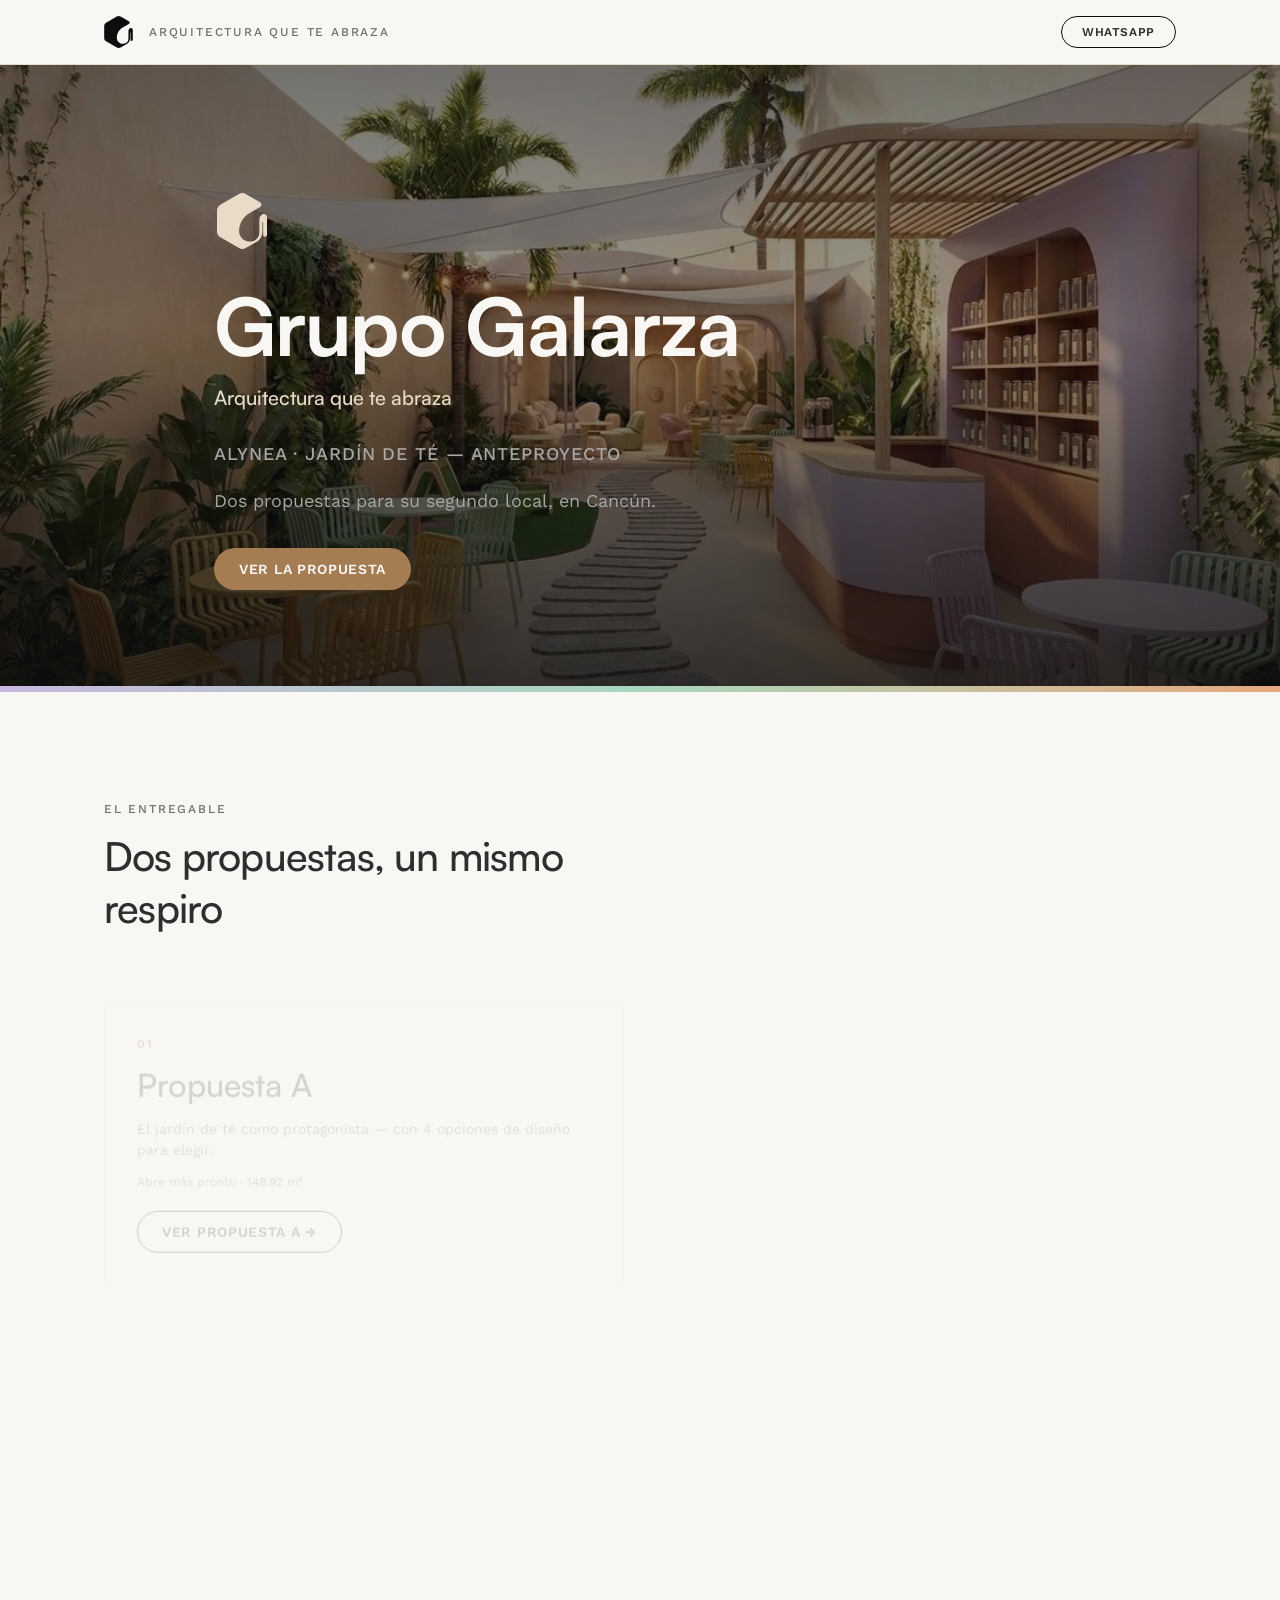
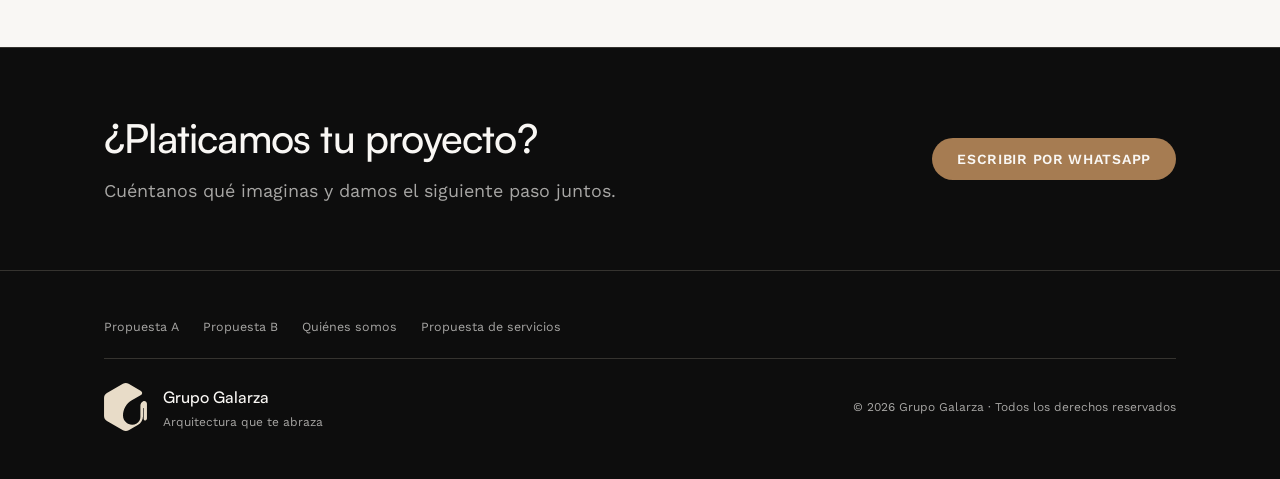
<file: index.html>
<!DOCTYPE html><html lang="es" style="--clientePrimario: #C9B8E0;--clienteSecundario: #A9D8BE;--clienteAcento: #E6A87E;"> <head><meta charset="utf-8"><meta name="robots" content="noindex, nofollow"><meta name="viewport" content="width=device-width, initial-scale=1"><title>Alynea · Jardín de Té</title><meta name="description" content="Dos propuestas para su segundo local, en Cancún."><!-- Open Graph --><meta property="og:type" content="website"><meta property="og:title" content="Alynea · Jardín de Té"><meta property="og:description" content="Dos propuestas para su segundo local, en Cancún."><meta property="og:url" content="https://grupogalarza.github.io/alynea/"><link rel="icon" type="image/svg+xml" href="/brand/isotipo-negro.svg"><!-- has-js: se activa apenas corre JS; sin JS el contenido sigue legible. --><script>
      document.documentElement.classList.add('has-js');
    </script><!-- Reveal-scroll (anime.js v4, self-hosted). Sin JS o si algo falla, los
         elementos [data-reveal]/[data-reveal-title] quedan en su estado
         estático normal (100% visibles) — no hay pre-hide por CSS a propósito,
         ver docs/APRENDIZAJES.md § Fase 3.
         GOTCHA: un script tag con atributo src se trata como is:inline
         (passthrough crudo, sin bundling de Vite) — el import de animejs
         nunca se resolvería en el build. El import va DENTRO de un tag
         SIN atributos para que Astro lo procese/bundlee. --><script type="module" src="/_astro/Base.astro_astro_type_script_index_0_lang.B79JQ8iV.js"></script><!-- Paleta del cliente: variables --cliente-* (NO las tocan los componentes galarza/). --><link rel="stylesheet" href="/_astro/grupo-galarza.CFqa31GN.css">
<style>.gg-hero[data-astro-cid-5wiz7kos]{position:relative;overflow:hidden;background:radial-gradient(120% 120% at 100% 0%,rgba(166,124,82,.22) 0%,transparent 55%),var(--scheme-b-bg-deep);padding-block:var(--space-32) var(--space-24)}.gg-hero__media[data-astro-cid-5wiz7kos]{position:absolute;inset:0;z-index:0}.gg-hero__media[data-astro-cid-5wiz7kos] img{width:100%;height:100%;object-fit:cover}.gg-hero__media[data-astro-cid-5wiz7kos]:after{content:"";position:absolute;inset:0;background:linear-gradient(180deg,#0d0d0d94,#0d0d0d66 42%,#0d0d0dcc)}.gg-hero__inner[data-astro-cid-5wiz7kos]{position:relative;z-index:1;max-width:900px}.gg-hero__iso[data-astro-cid-5wiz7kos]{display:block;margin-bottom:var(--space-8);width:56px;height:56px;background-color:var(--color-arena-calida);-webkit-mask-size:contain;mask-size:contain;-webkit-mask-repeat:no-repeat;mask-repeat:no-repeat;-webkit-mask-position:center;mask-position:center}.gg-hero__wordmark[data-astro-cid-5wiz7kos]{margin:0;max-width:14ch}.gg-hero__tagline[data-astro-cid-5wiz7kos]{margin:var(--space-3) 0 0;font-family:var(--font-heading);font-weight:500;font-size:var(--text-lg);color:var(--detail)}.gg-hero__breadcrumb[data-astro-cid-5wiz7kos]{margin:var(--space-6) 0 0;font-family:var(--font-body);font-weight:500;font-size:var(--text-md);letter-spacing:var(--tracking-wide);text-transform:uppercase;color:var(--fg-muted)}.gg-hero__sub[data-astro-cid-5wiz7kos]{margin:var(--space-4) 0 0;max-width:46ch;color:var(--fg-muted)}.gg-cta[data-astro-cid-h3vn2gkp]{background:var(--scheme-b-bg-deep);border-top:1px solid rgba(232,220,200,.18)}.gg-cta__inner[data-astro-cid-h3vn2gkp]{display:flex;align-items:center;justify-content:space-between;gap:var(--space-8);flex-wrap:wrap}.gg-cta__titulo[data-astro-cid-h3vn2gkp]{margin:0}.gg-cta__texto[data-astro-cid-h3vn2gkp]{margin:var(--space-3) 0 0;color:var(--fg-muted)}.gg-cta__btn[data-astro-cid-h3vn2gkp]{flex-shrink:0}.hero-cta[data-astro-cid-j7pv25f6]{margin-top:var(--space-8)}.acento-cliente[data-astro-cid-j7pv25f6]{height:6px;background:linear-gradient(90deg,var(--cliente-primario) 0%,var(--cliente-secundario) 50%,var(--cliente-acento) 100%)}.documentos__titulo[data-astro-cid-j7pv25f6]{margin:var(--space-2) 0 var(--space-12);max-width:20ch}.documentos__grid[data-astro-cid-j7pv25f6]{margin-top:var(--space-8)}.doc-card[data-astro-cid-j7pv25f6]{position:relative;display:flex;flex-direction:column;gap:var(--space-3);padding:var(--space-8);background:var(--color-blanco-roto);border:1px solid var(--divider);border-radius:var(--radius-lg);text-decoration:none;transition:border-color .2s ease,box-shadow .2s ease,transform .2s ease}.doc-card[data-astro-cid-j7pv25f6]:hover{border-color:var(--divider-strong);box-shadow:var(--shadow-md);transform:translateY(-2px)}.doc-card__idx[data-astro-cid-j7pv25f6]{margin:0;color:var(--cta-text)}.doc-card__titulo[data-astro-cid-j7pv25f6],.doc-card__desc[data-astro-cid-j7pv25f6],.doc-card__dato[data-astro-cid-j7pv25f6]{margin:0}.doc-card__cta[data-astro-cid-j7pv25f6]{align-self:flex-start;margin-top:var(--space-2);pointer-events:none}.doc-ref[data-astro-cid-j7pv25f6]{display:flex;align-items:baseline;flex-wrap:wrap;gap:var(--space-2) var(--space-4);padding-block:var(--space-6);margin-top:var(--space-10);border-top:1px solid var(--divider);text-decoration:none;transition:color .2s ease}.doc-ref[data-astro-cid-j7pv25f6]:hover{color:var(--cta-text)}.doc-ref__eyebrow[data-astro-cid-j7pv25f6]{margin:0;flex-basis:100%}.doc-ref__titulo[data-astro-cid-j7pv25f6]{margin:0;font-size:var(--text-lg)}.doc-ref__desc[data-astro-cid-j7pv25f6]{margin:0;flex:1 1 260px;color:var(--fg-muted)}.doc-ref__flecha[data-astro-cid-j7pv25f6]{font-family:var(--font-heading);font-size:var(--text-lg);color:var(--cta-text)}
</style></head> <body style="--clientePrimario: #C9B8E0;--clienteSecundario: #A9D8BE;--clienteAcento: #E6A87E;">  <header class="gg-header no-print" data-astro-cid-jdhq7kue> <div class="container gg-header__inner" data-astro-cid-jdhq7kue> <div class="gg-header__brand-group" data-astro-cid-jdhq7kue> <a href="/" class="gg-header__brand" aria-label="Grupo Galarza — inicio" data-astro-cid-jdhq7kue> <span class="gg-header__logo" style="mask-image:url(/brand/isotipo-negro.svg);-webkit-mask-image:url(/brand/isotipo-negro.svg)" aria-hidden="true" data-astro-cid-jdhq7kue></span> </a> <span class="label gg-header__tagline" data-astro-cid-jdhq7kue>Arquitectura que te abraza</span> </div> <style>astro-island,astro-slot,astro-static-slot{display:contents}</style><script>(()=>{var a=(s,i,o)=>{let r=async()=>{await(await s())()},t=typeof i.value=="object"?i.value:void 0,c={rootMargin:t==null?void 0:t.rootMargin},n=new IntersectionObserver(e=>{for(let l of e)if(l.isIntersecting){n.disconnect(),r();break}},c);for(let e of o.children)n.observe(e)};(self.Astro||(self.Astro={})).visible=a;window.dispatchEvent(new Event("astro:visible"));})();</script><script>(()=>{var A=Object.defineProperty;var g=(i,o,a)=>o in i?A(i,o,{enumerable:!0,configurable:!0,writable:!0,value:a}):i[o]=a;var d=(i,o,a)=>g(i,typeof o!="symbol"?o+"":o,a);{let i={0:t=>m(t),1:t=>a(t),2:t=>new RegExp(t),3:t=>new Date(t),4:t=>new Map(a(t)),5:t=>new Set(a(t)),6:t=>BigInt(t),7:t=>new URL(t),8:t=>new Uint8Array(t),9:t=>new Uint16Array(t),10:t=>new Uint32Array(t),11:t=>1/0*t},o=t=>{let[l,e]=t;return l in i?i[l](e):void 0},a=t=>t.map(o),m=t=>typeof t!="object"||t===null?t:Object.fromEntries(Object.entries(t).map(([l,e])=>[l,o(e)]));class y extends HTMLElement{constructor(){super(...arguments);d(this,"Component");d(this,"hydrator");d(this,"hydrate",async()=>{var b;if(!this.hydrator||!this.isConnected)return;let e=(b=this.parentElement)==null?void 0:b.closest("astro-island[ssr]");if(e){e.addEventListener("astro:hydrate",this.hydrate,{once:!0});return}let c=this.querySelectorAll("astro-slot"),n={},h=this.querySelectorAll("template[data-astro-template]");for(let r of h){let s=r.closest(this.tagName);s!=null&&s.isSameNode(this)&&(n[r.getAttribute("data-astro-template")||"default"]=r.innerHTML,r.remove())}for(let r of c){let s=r.closest(this.tagName);s!=null&&s.isSameNode(this)&&(n[r.getAttribute("name")||"default"]=r.innerHTML)}let p;try{p=this.hasAttribute("props")?m(JSON.parse(this.getAttribute("props"))):{}}catch(r){let s=this.getAttribute("component-url")||"<unknown>",v=this.getAttribute("component-export");throw v&&(s+=` (export ${v})`),console.error(`[hydrate] Error parsing props for component ${s}`,this.getAttribute("props"),r),r}let u;await this.hydrator(this)(this.Component,p,n,{client:this.getAttribute("client")}),this.removeAttribute("ssr"),this.dispatchEvent(new CustomEvent("astro:hydrate"))});d(this,"unmount",()=>{this.isConnected||this.dispatchEvent(new CustomEvent("astro:unmount"))})}disconnectedCallback(){document.removeEventListener("astro:after-swap",this.unmount),document.addEventListener("astro:after-swap",this.unmount,{once:!0})}connectedCallback(){if(!this.hasAttribute("await-children")||document.readyState==="interactive"||document.readyState==="complete")this.childrenConnectedCallback();else{let e=()=>{document.removeEventListener("DOMContentLoaded",e),c.disconnect(),this.childrenConnectedCallback()},c=new MutationObserver(()=>{var n;((n=this.lastChild)==null?void 0:n.nodeType)===Node.COMMENT_NODE&&this.lastChild.nodeValue==="astro:end"&&(this.lastChild.remove(),e())});c.observe(this,{childList:!0}),document.addEventListener("DOMContentLoaded",e)}}async childrenConnectedCallback(){let e=this.getAttribute("before-hydration-url");e&&await import(e),this.start()}async start(){let e=JSON.parse(this.getAttribute("opts")),c=this.getAttribute("client");if(Astro[c]===void 0){window.addEventListener(`astro:${c}`,()=>this.start(),{once:!0});return}try{await Astro[c](async()=>{let n=this.getAttribute("renderer-url"),[h,{default:p}]=await Promise.all([import(this.getAttribute("component-url")),n?import(n):()=>()=>{}]),u=this.getAttribute("component-export")||"default";if(!u.includes("."))this.Component=h[u];else{this.Component=h;for(let f of u.split("."))this.Component=this.Component[f]}return this.hydrator=p,this.hydrate},e,this)}catch(n){console.error(`[astro-island] Error hydrating ${this.getAttribute("component-url")}`,n)}}attributeChangedCallback(){this.hydrate()}}d(y,"observedAttributes",["props"]),customElements.get("astro-island")||customElements.define("astro-island",y)}})();</script><astro-island uid="Z2793uD" prefix="r7" component-url="/_astro/Magnet.DsvVa4Si.js" component-export="default" renderer-url="/_astro/client.nFz3bvDj.js" props="{&quot;strength&quot;:[0,0.25],&quot;data-astro-cid-jdhq7kue&quot;:[0,true]}" ssr client="visible" opts="{&quot;name&quot;:&quot;Magnet&quot;,&quot;value&quot;:true}" await-children><div class="magnet"><astro-slot> <a class="btn btn-ghost gg-header__whatsapp" href="https://wa.me/529988703670?text=Hola%20Grupo%20Galarza%2C%20vi%20la%20propuesta%20de%20Alynea%20y%20me%20interesa%20platicar." target="_blank" rel="noopener" data-astro-cid-jdhq7kue>
WhatsApp
</a> </astro-slot></div><!--astro:end--></astro-island> </div> </header>  <section class="gg-hero scheme-b" data-reveal data-astro-cid-5wiz7kos> <div class="gg-hero__media" data-astro-cid-5wiz7kos><img src="/assets/renders/propB_hero.jpg" alt="Render conceptual de Alynea, Jardín de Té" data-astro-cid-5wiz7kos></div> <div class="container gg-hero__inner" data-astro-cid-5wiz7kos> <span class="gg-hero__iso" style="mask-image:url(/brand/isotipo-arena.svg);-webkit-mask-image:url(/brand/isotipo-arena.svg)" aria-hidden="true" data-astro-cid-5wiz7kos></span> <h1 class="display gg-hero__wordmark" data-astro-cid-5wiz7kos>Grupo Galarza</h1> <p class="gg-hero__tagline" data-astro-cid-5wiz7kos>Arquitectura que te abraza</p> <p class="gg-hero__breadcrumb" data-astro-cid-5wiz7kos>Alynea · Jardín de Té — anteproyecto</p> <p class="body-lg gg-hero__sub" data-astro-cid-5wiz7kos>Dos propuestas para su segundo local, en Cancún.</p>  <div class="hero-cta" data-astro-cid-j7pv25f6> <astro-island uid="QxH9H" prefix="r4" component-url="/_astro/Magnet.DsvVa4Si.js" component-export="default" renderer-url="/_astro/client.nFz3bvDj.js" props="{&quot;data-astro-cid-j7pv25f6&quot;:[0,true]}" ssr client="visible" opts="{&quot;name&quot;:&quot;Magnet&quot;,&quot;value&quot;:true}" await-children><div class="magnet"><astro-slot> <a class="btn btn-cta" href="#documentos" data-astro-cid-j7pv25f6>Ver la propuesta</a> </astro-slot></div><!--astro:end--></astro-island> </div>  </div> </section>   <div class="acento-cliente" aria-hidden="true" data-astro-cid-j7pv25f6></div> <main class="section" data-astro-cid-j7pv25f6> <div class="container" data-astro-cid-j7pv25f6> <nav aria-label="Documentos del proyecto" id="documentos" data-astro-cid-j7pv25f6> <p class="label" data-reveal data-astro-cid-j7pv25f6>El entregable</p> <h2 class="documentos__titulo" data-reveal-title data-astro-cid-j7pv25f6>Dos propuestas, un mismo respiro</h2> <div class="grid grid-auto documentos__grid" data-astro-cid-j7pv25f6> <astro-island uid="Z2x4H1n" prefix="r5" component-url="/_astro/TiltedCard.B5UEDt1S.js" component-export="default" renderer-url="/_astro/client.nFz3bvDj.js" props="{&quot;data-astro-cid-j7pv25f6&quot;:[0,true]}" ssr client="visible" opts="{&quot;name&quot;:&quot;TiltedCard&quot;,&quot;value&quot;:true}" await-children><div class="tilted-card"><astro-slot> <a class="doc-card" data-reveal href="/propuesta-a" data-astro-cid-j7pv25f6> <span class="doc-card__idx label" aria-hidden="true" data-astro-cid-j7pv25f6>01</span> <h3 class="doc-card__titulo" data-astro-cid-j7pv25f6>Propuesta A</h3> <p class="body-sm doc-card__desc" data-astro-cid-j7pv25f6>El jardín de té como protagonista — con 4 opciones de diseño para elegir.</p> <p class="caption doc-card__dato" data-astro-cid-j7pv25f6> Abre más pronto · 148.92 m² </p> <span class="btn btn-ghost doc-card__cta" data-astro-cid-j7pv25f6>Ver Propuesta A →</span> </a> </astro-slot></div><!--astro:end--></astro-island><astro-island uid="ZjYHI3" prefix="r6" component-url="/_astro/TiltedCard.B5UEDt1S.js" component-export="default" renderer-url="/_astro/client.nFz3bvDj.js" props="{&quot;data-astro-cid-j7pv25f6&quot;:[0,true]}" ssr client="visible" opts="{&quot;name&quot;:&quot;TiltedCard&quot;,&quot;value&quot;:true}" await-children><div class="tilted-card"><astro-slot> <a class="doc-card" data-reveal href="/propuesta-b" data-astro-cid-j7pv25f6> <span class="doc-card__idx label" aria-hidden="true" data-astro-cid-j7pv25f6>02</span> <h3 class="doc-card__titulo" data-astro-cid-j7pv25f6>Propuesta B</h3> <p class="body-sm doc-card__desc" data-astro-cid-j7pv25f6>El jardín más un pabellón techado y climatizado, de punta a punta.</p> <p class="caption doc-card__dato" data-astro-cid-j7pv25f6> Solución completa · 190.74 m² </p> <span class="btn btn-ghost doc-card__cta" data-astro-cid-j7pv25f6>Ver Propuesta B →</span> </a> </astro-slot></div><!--astro:end--></astro-island> </div> </nav> <a class="doc-ref" data-reveal href="/propuesta" data-astro-cid-j7pv25f6 style="border-top:2px solid var(--cliente-primario)"> <span class="doc-ref__eyebrow label" data-astro-cid-j7pv25f6>Lo nuevo</span> <h3 class="doc-ref__titulo" data-astro-cid-j7pv25f6>Propuesta de servicios</h3> <p class="body-sm doc-ref__desc" data-astro-cid-j7pv25f6>El alcance completo del proyecto arquitectónico y ejecutivo: los 36 planos, los tiempos y la forma de pago.</p> <span class="doc-ref__flecha" aria-hidden="true" data-astro-cid-j7pv25f6>→</span> </a> <a class="doc-ref" data-reveal href="/grupo-galarza" data-astro-cid-j7pv25f6> <span class="doc-ref__eyebrow label" data-astro-cid-j7pv25f6>Conócenos</span> <h3 class="doc-ref__titulo" data-astro-cid-j7pv25f6>Quiénes somos</h3> <p class="body-sm doc-ref__desc" data-astro-cid-j7pv25f6>El despacho y constructora detrás del proyecto. Arquitectura que te abraza.</p> <span class="doc-ref__flecha" aria-hidden="true" data-astro-cid-j7pv25f6>→</span> </a> </div> </main> <section class="gg-cta scheme-b section-sm" data-astro-cid-h3vn2gkp> <div class="container gg-cta__inner" data-astro-cid-h3vn2gkp> <div data-astro-cid-h3vn2gkp> <h2 class="gg-cta__titulo" data-astro-cid-h3vn2gkp>¿Platicamos tu proyecto?</h2> <p class="body-lg gg-cta__texto" data-astro-cid-h3vn2gkp>Cuéntanos qué imaginas y damos el siguiente paso juntos.</p> </div> <a class="btn btn-cta gg-cta__btn" href="https://wa.me/529988703670?text=Hola%20Grupo%20Galarza%2C%20vi%20la%20propuesta%20de%20Alynea%20y%20me%20interesa%20platicar." target="_blank" rel="noopener" data-astro-cid-h3vn2gkp>
Escribir por WhatsApp
</a> </div> </section>  <footer class="gg-footer scheme-b" data-astro-cid-f2x45eq6> <div class="container" data-astro-cid-f2x45eq6> <nav class="gg-footer__nav" aria-label="Más del proyecto" data-astro-cid-f2x45eq6> <a href="/propuesta-a" data-astro-cid-f2x45eq6>Propuesta A</a> <a href="/propuesta-b" data-astro-cid-f2x45eq6>Propuesta B</a> <a href="/grupo-galarza" data-astro-cid-f2x45eq6>Quiénes somos</a> <a href="/propuesta/" data-astro-cid-f2x45eq6>Propuesta de servicios</a> </nav> <div class="gg-footer__inner" data-astro-cid-f2x45eq6> <div class="gg-footer__brand" data-astro-cid-f2x45eq6> <span class="isotipo" style="mask-image:url(/brand/isotipo-arena.svg);-webkit-mask-image:url(/brand/isotipo-arena.svg)" aria-hidden="true" data-astro-cid-f2x45eq6></span> <div data-astro-cid-f2x45eq6> <p class="gg-footer__nombre" data-astro-cid-f2x45eq6>Grupo Galarza</p> <p class="caption gg-footer__tag" data-astro-cid-f2x45eq6>Arquitectura que te abraza</p> </div> </div> <p class="caption gg-footer__legal" data-astro-cid-f2x45eq6>© 2026 Grupo Galarza · Todos los derechos reservados</p> </div> </div> </footer>   </body></html>
</file>
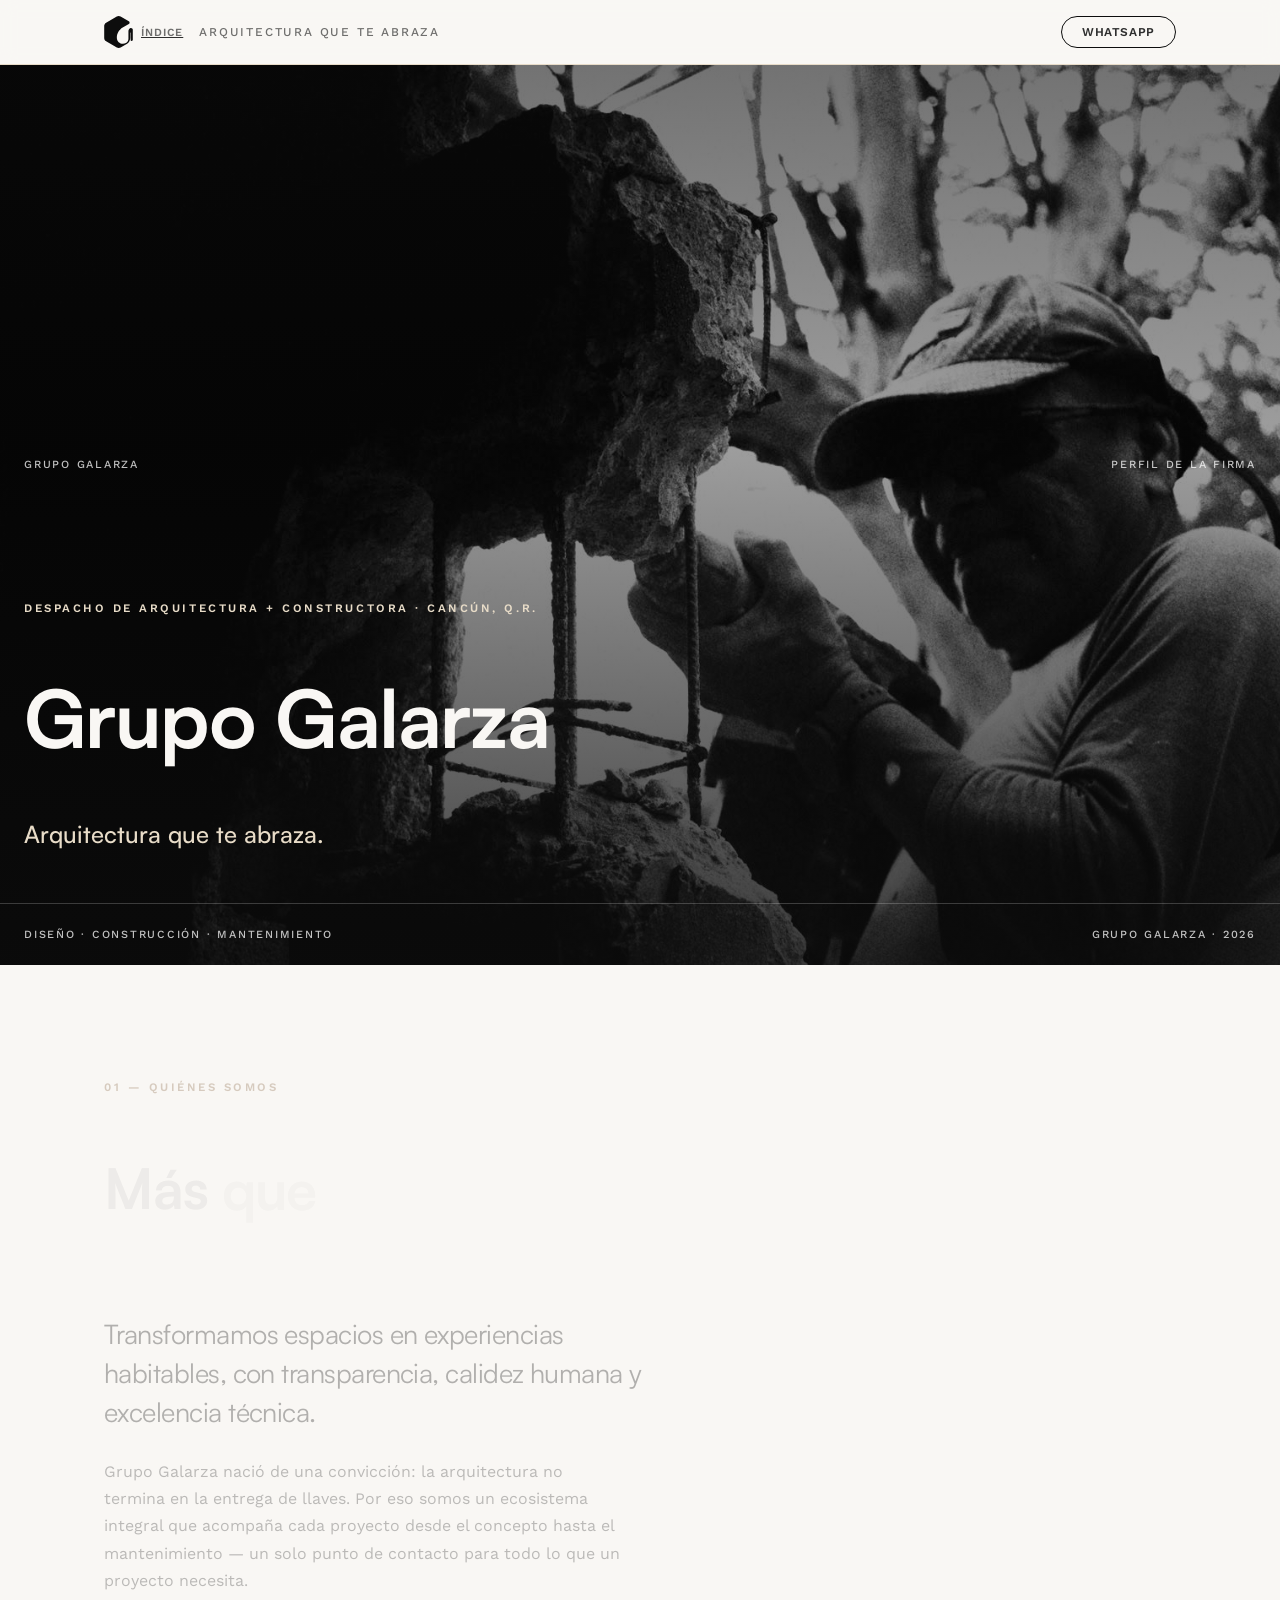
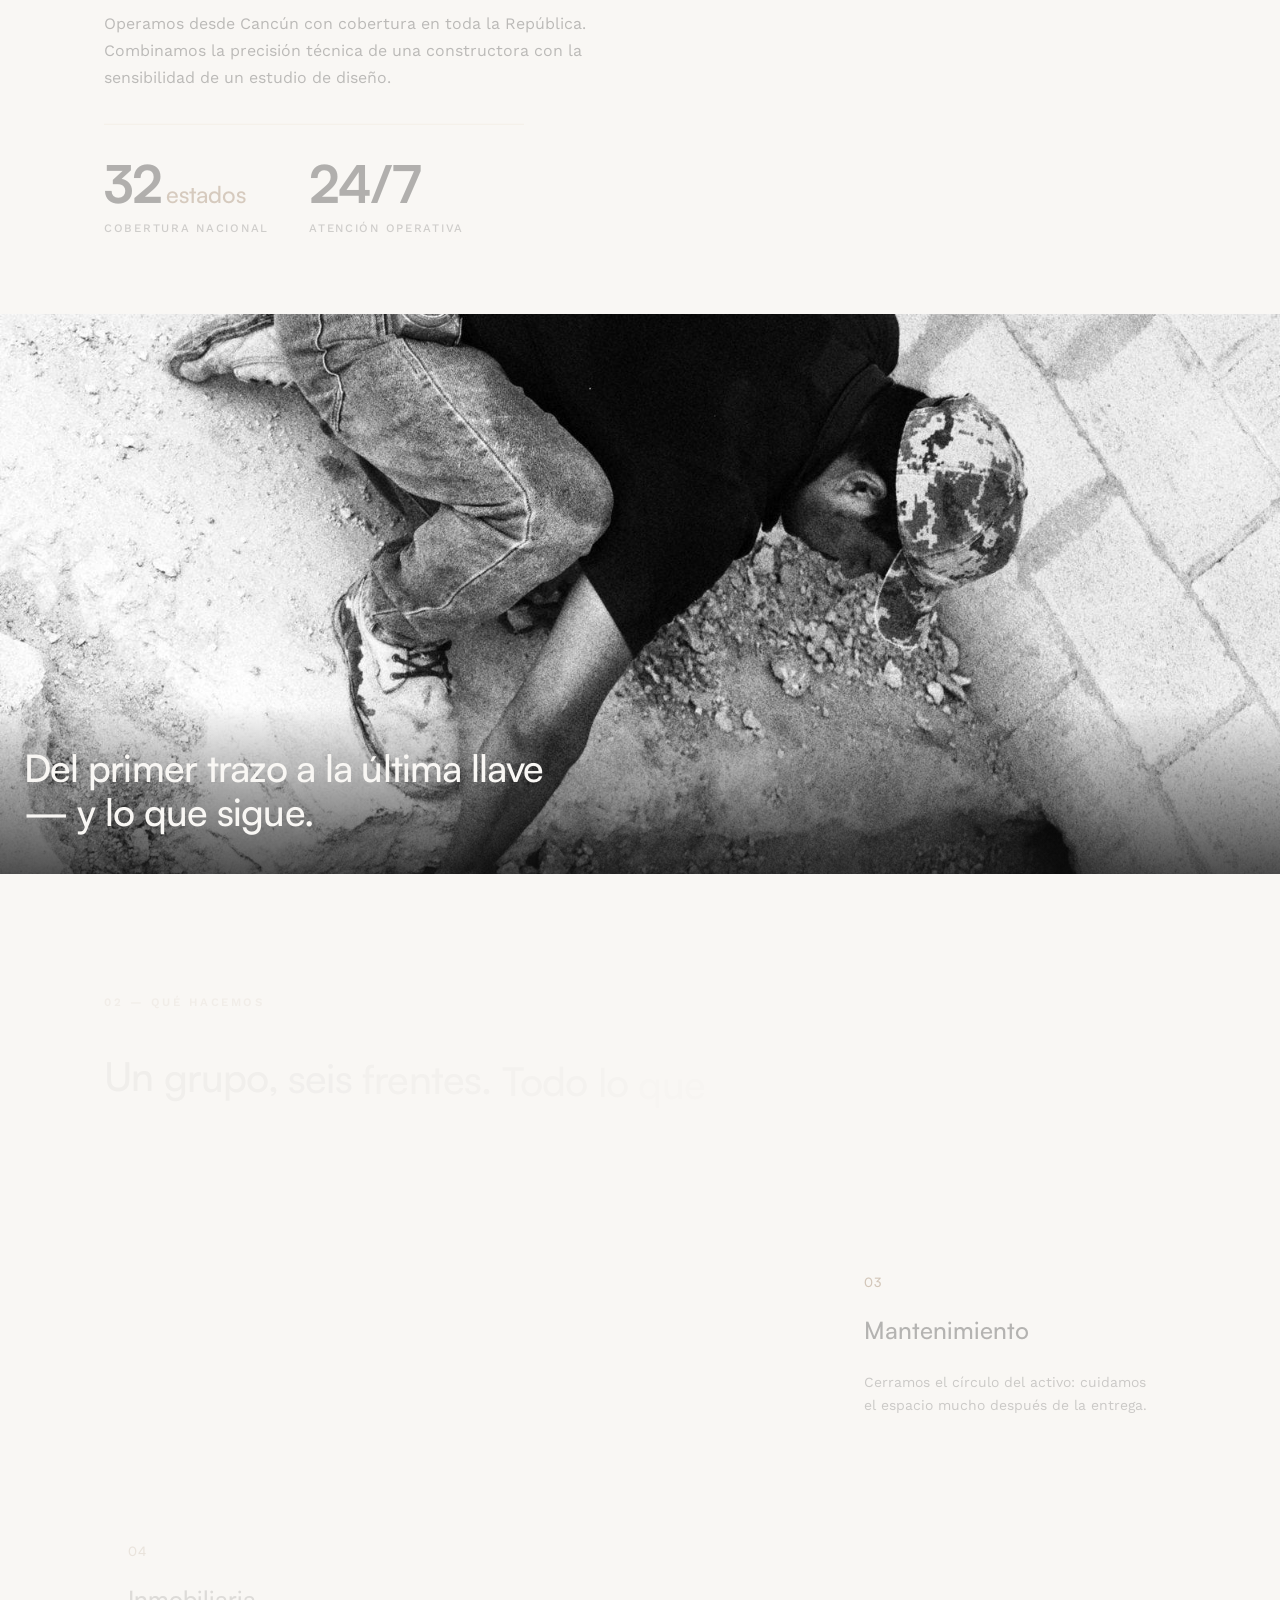
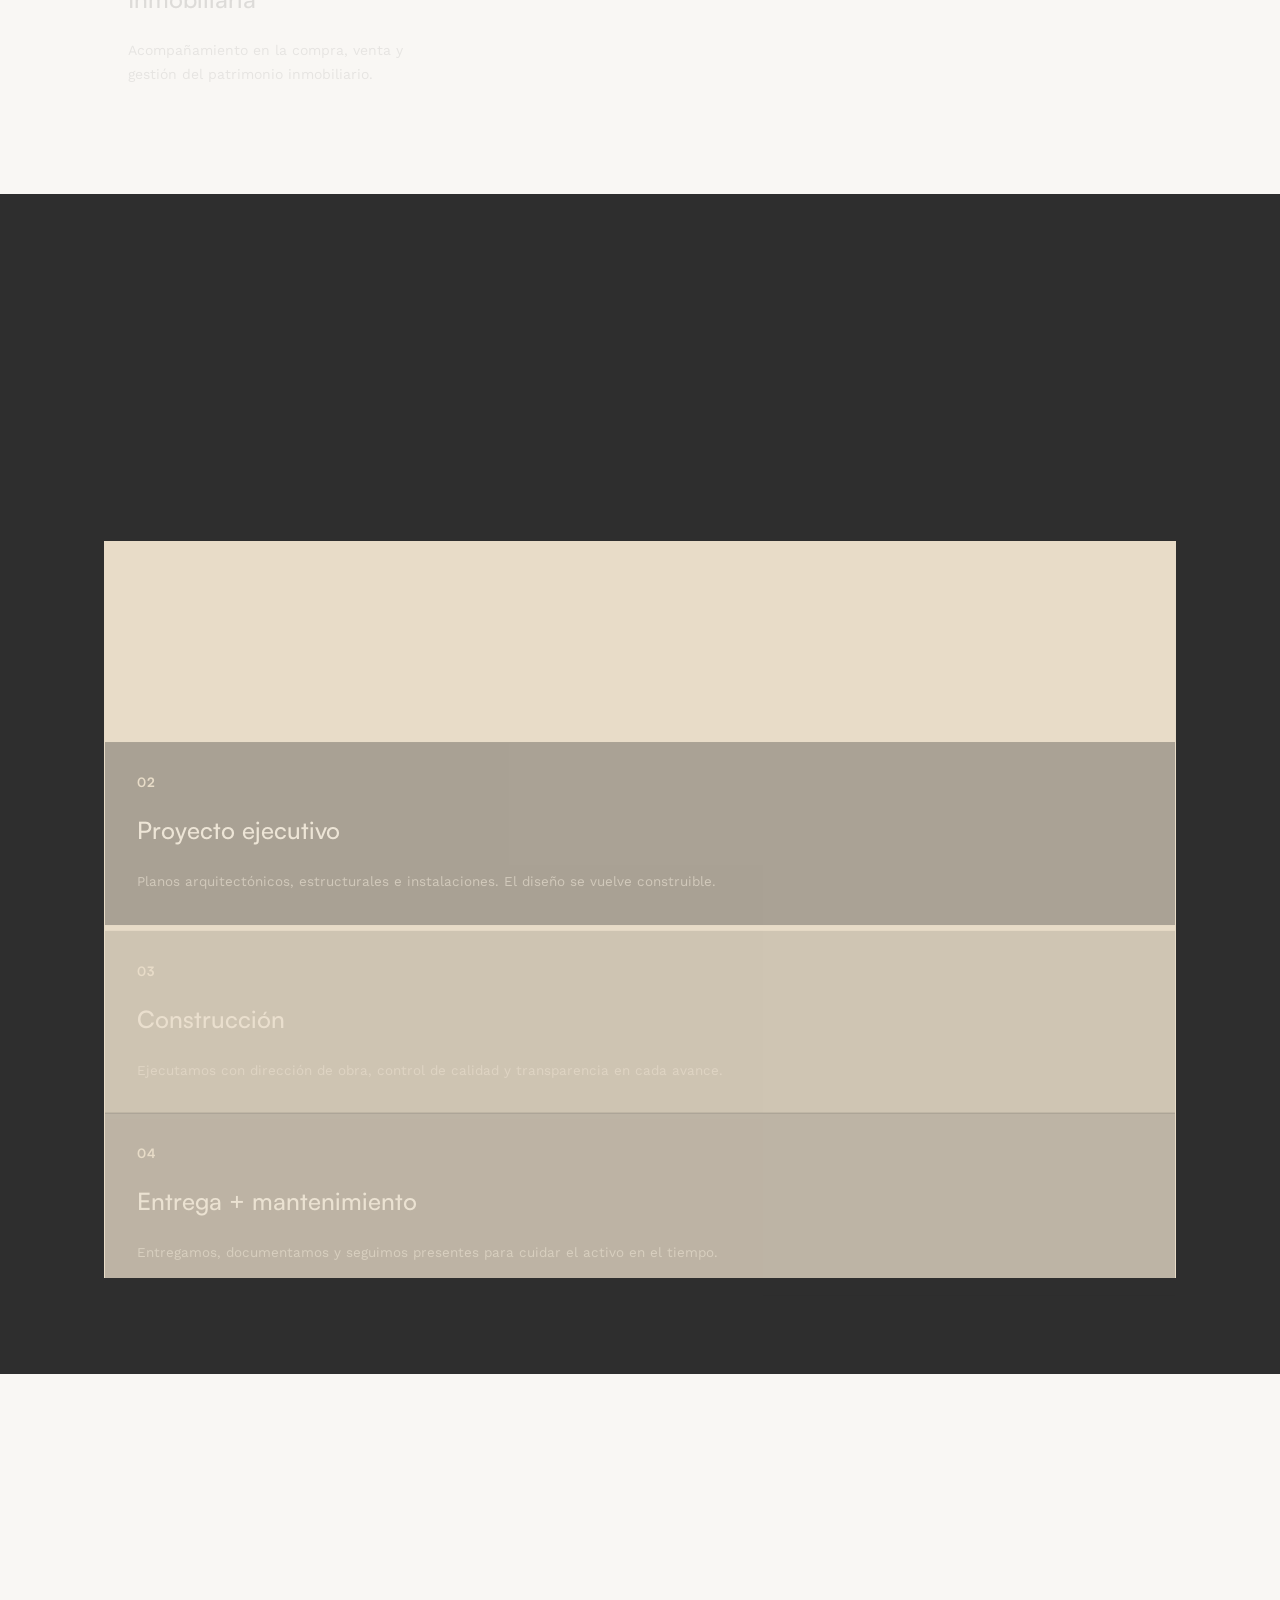
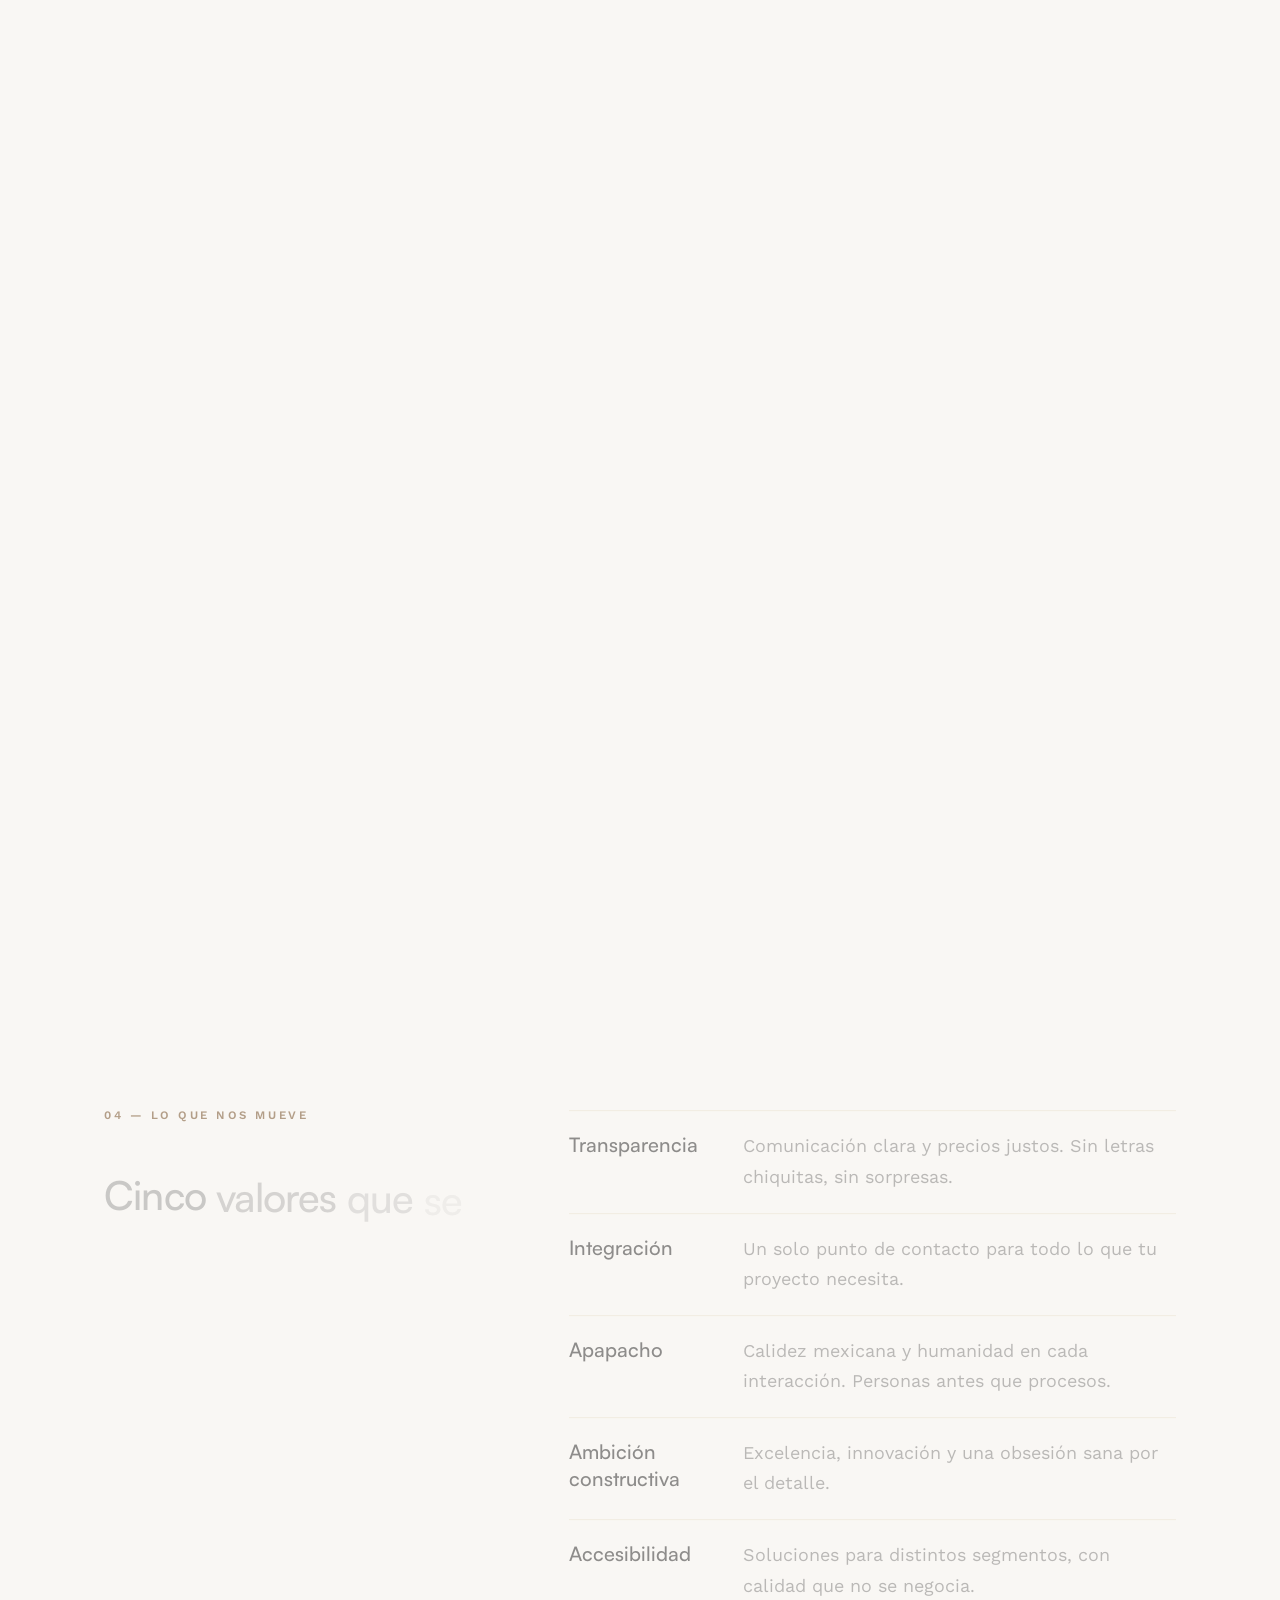
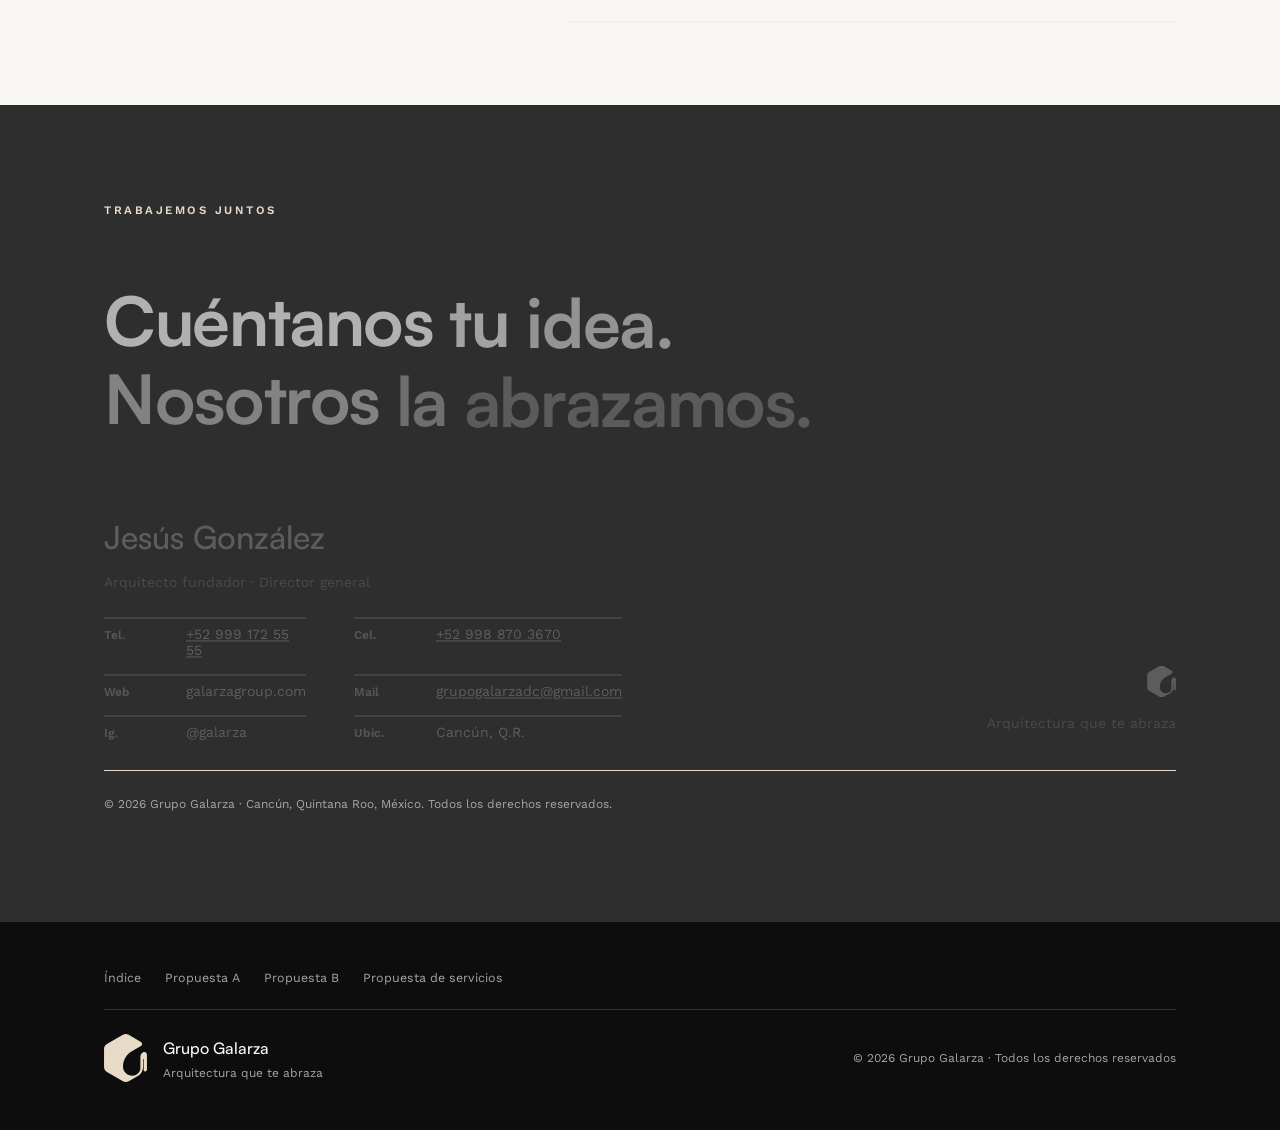
<file: grupo-galarza/index.html>
<!DOCTYPE html><html lang="es" style="--clientePrimario: #C9B8E0;--clienteSecundario: #A9D8BE;--clienteAcento: #E6A87E;"> <head><meta charset="utf-8"><meta name="robots" content="noindex, nofollow"><meta name="viewport" content="width=device-width, initial-scale=1"><title>Grupo Galarza — Perfil de la firma</title><meta name="description" content="El despacho y constructora detrás del proyecto. Arquitectura que te abraza."><!-- Open Graph --><meta property="og:type" content="website"><meta property="og:title" content="Grupo Galarza — Perfil de la firma"><meta property="og:description" content="El despacho y constructora detrás del proyecto. Arquitectura que te abraza."><meta property="og:url" content="https://grupogalarza.github.io/alynea/"><link rel="icon" type="image/svg+xml" href="/brand/isotipo-negro.svg"><!-- has-js: se activa apenas corre JS; sin JS el contenido sigue legible. --><script>
      document.documentElement.classList.add('has-js');
    </script><!-- Reveal-scroll (anime.js v4, self-hosted). Sin JS o si algo falla, los
         elementos [data-reveal]/[data-reveal-title] quedan en su estado
         estático normal (100% visibles) — no hay pre-hide por CSS a propósito,
         ver docs/APRENDIZAJES.md § Fase 3.
         GOTCHA: un script tag con atributo src se trata como is:inline
         (passthrough crudo, sin bundling de Vite) — el import de animejs
         nunca se resolvería en el build. El import va DENTRO de un tag
         SIN atributos para que Astro lo procese/bundlee. --><script type="module" src="/_astro/Base.astro_astro_type_script_index_0_lang.B79JQ8iV.js"></script><!-- Paleta del cliente: variables --cliente-* (NO las tocan los componentes galarza/). --><link rel="stylesheet" href="/_astro/grupo-galarza.CFqa31GN.css">
<style>.cover-doc-bar[data-astro-cid-pwys7xna]{position:relative;z-index:2;display:flex;justify-content:space-between;padding:var(--space-6) var(--container-pad) 0}.cover-proyecto[data-astro-cid-pwys7xna]{font-family:var(--font-heading);font-weight:500;font-size:clamp(16px,1.8vw,20px);color:var(--detail);letter-spacing:var(--tracking-normal);margin:0 0 var(--space-3)}.cover-tagline[data-astro-cid-pwys7xna]{font-family:var(--font-heading);font-weight:500;font-size:clamp(18px,2.2vw,24px);color:var(--detail);margin:var(--space-3) 0 0}
</style></head> <body style="--clientePrimario: #C9B8E0;--clienteSecundario: #A9D8BE;--clienteAcento: #E6A87E;">  <header class="gg-header no-print" data-astro-cid-jdhq7kue> <div class="container gg-header__inner" data-astro-cid-jdhq7kue> <div class="gg-header__brand-group" data-astro-cid-jdhq7kue> <a href="/" class="gg-header__brand" aria-label="Volver al índice del proyecto" data-astro-cid-jdhq7kue> <span class="gg-header__logo" style="mask-image:url(/brand/isotipo-negro.svg);-webkit-mask-image:url(/brand/isotipo-negro.svg)" aria-hidden="true" data-astro-cid-jdhq7kue></span> <span class="gg-header__indice" aria-hidden="true" data-astro-cid-jdhq7kue>Índice</span> </a> <span class="label gg-header__tagline" data-astro-cid-jdhq7kue>Arquitectura que te abraza</span> </div> <style>astro-island,astro-slot,astro-static-slot{display:contents}</style><script>(()=>{var a=(s,i,o)=>{let r=async()=>{await(await s())()},t=typeof i.value=="object"?i.value:void 0,c={rootMargin:t==null?void 0:t.rootMargin},n=new IntersectionObserver(e=>{for(let l of e)if(l.isIntersecting){n.disconnect(),r();break}},c);for(let e of o.children)n.observe(e)};(self.Astro||(self.Astro={})).visible=a;window.dispatchEvent(new Event("astro:visible"));})();</script><script>(()=>{var A=Object.defineProperty;var g=(i,o,a)=>o in i?A(i,o,{enumerable:!0,configurable:!0,writable:!0,value:a}):i[o]=a;var d=(i,o,a)=>g(i,typeof o!="symbol"?o+"":o,a);{let i={0:t=>m(t),1:t=>a(t),2:t=>new RegExp(t),3:t=>new Date(t),4:t=>new Map(a(t)),5:t=>new Set(a(t)),6:t=>BigInt(t),7:t=>new URL(t),8:t=>new Uint8Array(t),9:t=>new Uint16Array(t),10:t=>new Uint32Array(t),11:t=>1/0*t},o=t=>{let[l,e]=t;return l in i?i[l](e):void 0},a=t=>t.map(o),m=t=>typeof t!="object"||t===null?t:Object.fromEntries(Object.entries(t).map(([l,e])=>[l,o(e)]));class y extends HTMLElement{constructor(){super(...arguments);d(this,"Component");d(this,"hydrator");d(this,"hydrate",async()=>{var b;if(!this.hydrator||!this.isConnected)return;let e=(b=this.parentElement)==null?void 0:b.closest("astro-island[ssr]");if(e){e.addEventListener("astro:hydrate",this.hydrate,{once:!0});return}let c=this.querySelectorAll("astro-slot"),n={},h=this.querySelectorAll("template[data-astro-template]");for(let r of h){let s=r.closest(this.tagName);s!=null&&s.isSameNode(this)&&(n[r.getAttribute("data-astro-template")||"default"]=r.innerHTML,r.remove())}for(let r of c){let s=r.closest(this.tagName);s!=null&&s.isSameNode(this)&&(n[r.getAttribute("name")||"default"]=r.innerHTML)}let p;try{p=this.hasAttribute("props")?m(JSON.parse(this.getAttribute("props"))):{}}catch(r){let s=this.getAttribute("component-url")||"<unknown>",v=this.getAttribute("component-export");throw v&&(s+=` (export ${v})`),console.error(`[hydrate] Error parsing props for component ${s}`,this.getAttribute("props"),r),r}let u;await this.hydrator(this)(this.Component,p,n,{client:this.getAttribute("client")}),this.removeAttribute("ssr"),this.dispatchEvent(new CustomEvent("astro:hydrate"))});d(this,"unmount",()=>{this.isConnected||this.dispatchEvent(new CustomEvent("astro:unmount"))})}disconnectedCallback(){document.removeEventListener("astro:after-swap",this.unmount),document.addEventListener("astro:after-swap",this.unmount,{once:!0})}connectedCallback(){if(!this.hasAttribute("await-children")||document.readyState==="interactive"||document.readyState==="complete")this.childrenConnectedCallback();else{let e=()=>{document.removeEventListener("DOMContentLoaded",e),c.disconnect(),this.childrenConnectedCallback()},c=new MutationObserver(()=>{var n;((n=this.lastChild)==null?void 0:n.nodeType)===Node.COMMENT_NODE&&this.lastChild.nodeValue==="astro:end"&&(this.lastChild.remove(),e())});c.observe(this,{childList:!0}),document.addEventListener("DOMContentLoaded",e)}}async childrenConnectedCallback(){let e=this.getAttribute("before-hydration-url");e&&await import(e),this.start()}async start(){let e=JSON.parse(this.getAttribute("opts")),c=this.getAttribute("client");if(Astro[c]===void 0){window.addEventListener(`astro:${c}`,()=>this.start(),{once:!0});return}try{await Astro[c](async()=>{let n=this.getAttribute("renderer-url"),[h,{default:p}]=await Promise.all([import(this.getAttribute("component-url")),n?import(n):()=>()=>{}]),u=this.getAttribute("component-export")||"default";if(!u.includes("."))this.Component=h[u];else{this.Component=h;for(let f of u.split("."))this.Component=this.Component[f]}return this.hydrator=p,this.hydrate},e,this)}catch(n){console.error(`[astro-island] Error hydrating ${this.getAttribute("component-url")}`,n)}}attributeChangedCallback(){this.hydrate()}}d(y,"observedAttributes",["props"]),customElements.get("astro-island")||customElements.define("astro-island",y)}})();</script><astro-island uid="Z2793uD" prefix="r1" component-url="/_astro/Magnet.DsvVa4Si.js" component-export="default" renderer-url="/_astro/client.nFz3bvDj.js" props="{&quot;strength&quot;:[0,0.25],&quot;data-astro-cid-jdhq7kue&quot;:[0,true]}" ssr client="visible" opts="{&quot;name&quot;:&quot;Magnet&quot;,&quot;value&quot;:true}" await-children><div class="magnet"><astro-slot> <a class="btn btn-ghost gg-header__whatsapp" href="https://wa.me/529988703670?text=Hola%20Grupo%20Galarza%2C%20vi%20la%20propuesta%20de%20Alynea%20y%20me%20interesa%20platicar." target="_blank" rel="noopener" data-astro-cid-jdhq7kue>
WhatsApp
</a> </astro-slot></div><!--astro:end--></astro-island> </div> </header>  <header class="cover scheme-b" data-reveal data-astro-cid-pwys7xna> <div class="cover-media grayscale" data-astro-cid-pwys7xna> <img src="/assets/galarza/gg_cover.jpg" alt="Obra de Grupo Galarza en Cancún — armado de acero de refuerzo, fotografía en blanco y negro" data-astro-cid-pwys7xna> </div> <div class="cover-doc-bar no-print" data-astro-cid-pwys7xna> <span class="cover-doc" data-astro-cid-pwys7xna>Grupo Galarza</span> <span class="cover-doc" data-astro-cid-pwys7xna>Perfil de la firma</span> </div> <div class="cover-body" data-astro-cid-pwys7xna> <p class="kicker" data-astro-cid-pwys7xna>Despacho de arquitectura + constructora · Cancún, Q.R.</p>  <h1 class="display" data-reveal-title data-astro-cid-pwys7xna> Grupo Galarza  </h1> <p class="cover-tagline" data-astro-cid-pwys7xna>Arquitectura que te abraza.</p>  </div> <div class="cover-foot" data-astro-cid-pwys7xna> <span class="cover-doc" data-astro-cid-pwys7xna>Diseño · Construcción · Mantenimiento</span> <span class="cover-doc" data-astro-cid-pwys7xna>Grupo Galarza · 2026</span> </div> </header>   <section class="section"> <div class="container"> <div class="grid grid-7-5" style="align-items:start;"> <div data-reveal> <p class="kicker">01 — Quiénes somos</p> <h2 class="h1" data-reveal-title>Más que un despacho:<br>un ecosistema.</h2> <p class="lede" style="max-width:32ch;">
Transformamos espacios en experiencias habitables, con transparencia, calidez humana y excelencia técnica.
</p> <p style="margin-top:var(--space-6);max-width:52ch;">
Grupo Galarza nació de una convicción: la arquitectura no termina en la entrega de llaves. Por eso somos
            un ecosistema integral que acompaña cada proyecto desde el concepto hasta el mantenimiento — un solo
            punto de contacto para todo lo que un proyecto necesita.
</p> <p style="max-width:52ch;">
Operamos desde Cancún con cobertura en toda la República. Combinamos la precisión técnica de una
            constructora con la sensibilidad de un estudio de diseño.
</p> <hr class="divider" style="margin:var(--space-8) 0;max-width:420px;"> <div class="stats" style="gap:var(--space-10);"> <div class="stat"><div class="n">32<span class="u">estados</span></div><div class="l">Cobertura nacional</div></div> <div class="stat"><div class="n">24/7</div><div class="l">Atención operativa</div></div> </div> </div> <figure class="figure grayscale" data-reveal> <img src="/assets/galarza/gg_a.jpg" alt="Trabajador de Grupo Galarza en obra, fotografía en blanco y negro"> <figcaption><span class="caption">En obra · Cancún, Q.R.</span></figcaption> </figure> </div> </div> </section>  <section class="band"> <img src="/assets/galarza/gg_b.jpg" alt="Detalle de obra de Grupo Galarza en blanco y negro"> <div class="band-cap"><p class="q">Del primer trazo a la última llave — y lo que sigue.</p></div> </section>  <section class="section"> <div class="container"> <div style="max-width:64ch;margin-bottom:var(--space-12);" data-reveal> <p class="kicker">02 — Qué hacemos</p> <h2 data-reveal-title>Un grupo, seis frentes. Todo lo que tu proyecto necesita, bajo un mismo techo.</h2> </div> <div class="grid grid-3"> <div class="service" data-reveal> <div class="idx">01</div> <h3 class="h4">Diseño + Construcción</h3> <p>El corazón del grupo. Del anteproyecto conceptual al proyecto ejecutivo y la obra terminada.</p> </div><div class="service" data-reveal> <div class="idx">02</div> <h3 class="h4">Urbanización</h3> <p>Infraestructura, lotificación y obra exterior para desarrollos de cualquier escala.</p> </div><div class="service" data-reveal> <div class="idx">03</div> <h3 class="h4">Mantenimiento</h3> <p>Cerramos el círculo del activo: cuidamos el espacio mucho después de la entrega.</p> </div><div class="service" data-reveal> <div class="idx">04</div> <h3 class="h4">Inmobiliaria</h3> <p>Acompañamiento en la compra, venta y gestión del patrimonio inmobiliario.</p> </div><div class="service" data-reveal> <div class="idx">05</div> <h3 class="h4">Visual</h3> <p>Fotografía, video y visualización que le dan vida a cada proyecto.</p> </div><div class="service" data-reveal> <div class="idx">06</div> <h3 class="h4">Academy</h3> <p>Conocimiento y formación para elevar el estándar de la construcción.</p> </div> </div> </div> </section>  <section class="section scheme-b"> <div class="container"> <div style="max-width:60ch;margin-bottom:var(--space-10);" data-reveal> <p class="kicker">03 — Cómo trabajamos</p> <h2 data-reveal-title>Un proceso claro, por etapas. Sin sorpresas.</h2> <p class="body-sm" style="max-width:52ch;">Cada fase se aprueba antes de avanzar a la siguiente.</p> </div> <div class="steps"> <div class="step" data-reveal> <div class="k">01</div> <h3 class="h4">Concepto</h3> <p>Escuchamos, entendemos el terreno y proponemos una dirección de diseño.</p> </div><div class="step" data-reveal> <div class="k">02</div> <h3 class="h4">Proyecto ejecutivo</h3> <p>Planos arquitectónicos, estructurales e instalaciones. El diseño se vuelve construible.</p> </div><div class="step" data-reveal> <div class="k">03</div> <h3 class="h4">Construcción</h3> <p>Ejecutamos con dirección de obra, control de calidad y transparencia en cada avance.</p> </div><div class="step" data-reveal> <div class="k">04</div> <h3 class="h4">Entrega + mantenimiento</h3> <p>Entregamos, documentamos y seguimos presentes para cuidar el activo en el tiempo.</p> </div> </div> </div> </section>  <section class="section"> <div class="container"> <div style="max-width:58ch;margin-bottom:var(--space-8);" data-reveal> <p class="kicker">Nuestro trabajo, de cerca</p> <h2 data-reveal-title>Obra real, manos a la obra.</h2> <p class="body-sm">No solo diseñamos: construimos. Nuestra propia gente, en el sitio, cuidando cada detalle.</p> </div> <div class="grid grid-2" style="gap:var(--space-5);"> <figure class="figure grayscale" data-reveal> <img src="/assets/galarza/paracaima-20-paneles-solares.jpg" alt="Instalación de paneles solares en azotea del proyecto Paracaima 20, Cancún, fotografía en blanco y negro"> <figcaption><span class="caption">Paracaima 20 · paneles solares</span></figcaption> </figure> <figure class="figure grayscale" data-reveal> <img src="/assets/galarza/jardines-de-la-paz-cuadrilla.jpg" alt="Trabajador de Grupo Galarza en el proyecto Jardines de La Paz, fotografía en blanco y negro"> <figcaption><span class="caption">Jardines de La Paz · nuestra gente en obra</span></figcaption> </figure> </div> </div> </section>  <section class="section"> <div class="container"> <div class="grid grid-5-7"> <div data-reveal> <p class="kicker">04 — Lo que nos mueve</p> <h2 data-reveal-title>Cinco valores que se sienten en el trato, no solo en el papel.</h2> </div> <ul class="vlist" data-reveal> <li><span class="term">Transparencia</span><span class="def">Comunicación clara y precios justos. Sin letras chiquitas, sin sorpresas.</span></li><li><span class="term">Integración</span><span class="def">Un solo punto de contacto para todo lo que tu proyecto necesita.</span></li><li><span class="term">Apapacho</span><span class="def">Calidez mexicana y humanidad en cada interacción. Personas antes que procesos.</span></li><li><span class="term">Ambición constructiva</span><span class="def">Excelencia, innovación y una obsesión sana por el detalle.</span></li><li><span class="term">Accesibilidad</span><span class="def">Soluciones para distintos segmentos, con calidad que no se negocia.</span></li> </ul> </div> </div> </section>  <section class="section scheme-b deep"> <div class="container"> <p class="kicker">Trabajemos juntos</p> <h2 class="display" style="font-size:clamp(38px,5.5vw,68px);margin-bottom:var(--space-10);" data-reveal-title>
Cuéntanos tu idea.<br>Nosotros la abrazamos.
</h2> <div class="grid grid-2" style="align-items:end;gap:var(--space-10);" data-reveal> <div> <h3 style="margin-bottom:var(--space-1);">Jesús González</h3> <p class="body-sm" style="margin-bottom:var(--space-6);">Arquitecto fundador · Director general</p> <div class="contact-grid"> <div class="contact-row"><span class="lab">Tel.</span><span class="val"><a href="tel:+529991725555">+52 999 172 55 55</a></span></div> <div class="contact-row"><span class="lab">Cel.</span><span class="val"><a href="tel:+529988703670">+52 998 870 3670</a></span></div> <div class="contact-row"><span class="lab">Web</span><span class="val">galarzagroup.com</span></div> <div class="contact-row"><span class="lab">Mail</span><span class="val"><a href="mailto:grupogalarzadc@gmail.com">grupogalarzadc@gmail.com</a></span></div> <div class="contact-row"><span class="lab">Ig.</span><span class="val">@galarza</span></div> <div class="contact-row"><span class="lab">Ubic.</span><span class="val">Cancún, Q.R.</span></div> </div> </div> <div style="text-align:right;"> <span class="isotipo-sm" style="margin-left:auto;mask-image:url(/brand/isotipo-blanco.svg);-webkit-mask-image:url(/brand/isotipo-blanco.svg)" aria-hidden="true"></span> <p class="body-sm" style="margin-top:var(--space-4);">Arquitectura que te abraza</p> </div> </div> <hr class="divider" style="margin:var(--space-10) 0 var(--space-6);"> <p class="caption">© 2026 Grupo Galarza · Cancún, Quintana Roo, México. Todos los derechos reservados.</p> </div> </section> <footer class="gg-footer scheme-b" data-astro-cid-f2x45eq6> <div class="container" data-astro-cid-f2x45eq6> <nav class="gg-footer__nav" aria-label="Más del proyecto" data-astro-cid-f2x45eq6> <a href="/" data-astro-cid-f2x45eq6>Índice</a> <a href="/propuesta-a" data-astro-cid-f2x45eq6>Propuesta A</a> <a href="/propuesta-b" data-astro-cid-f2x45eq6>Propuesta B</a> <a href="/propuesta/" data-astro-cid-f2x45eq6>Propuesta de servicios</a> </nav> <div class="gg-footer__inner" data-astro-cid-f2x45eq6> <div class="gg-footer__brand" data-astro-cid-f2x45eq6> <span class="isotipo" style="mask-image:url(/brand/isotipo-arena.svg);-webkit-mask-image:url(/brand/isotipo-arena.svg)" aria-hidden="true" data-astro-cid-f2x45eq6></span> <div data-astro-cid-f2x45eq6> <p class="gg-footer__nombre" data-astro-cid-f2x45eq6>Grupo Galarza</p> <p class="caption gg-footer__tag" data-astro-cid-f2x45eq6>Arquitectura que te abraza</p> </div> </div> <p class="caption gg-footer__legal" data-astro-cid-f2x45eq6>© 2026 Grupo Galarza · Todos los derechos reservados</p> </div> </div> </footer>   </body></html>
</file>
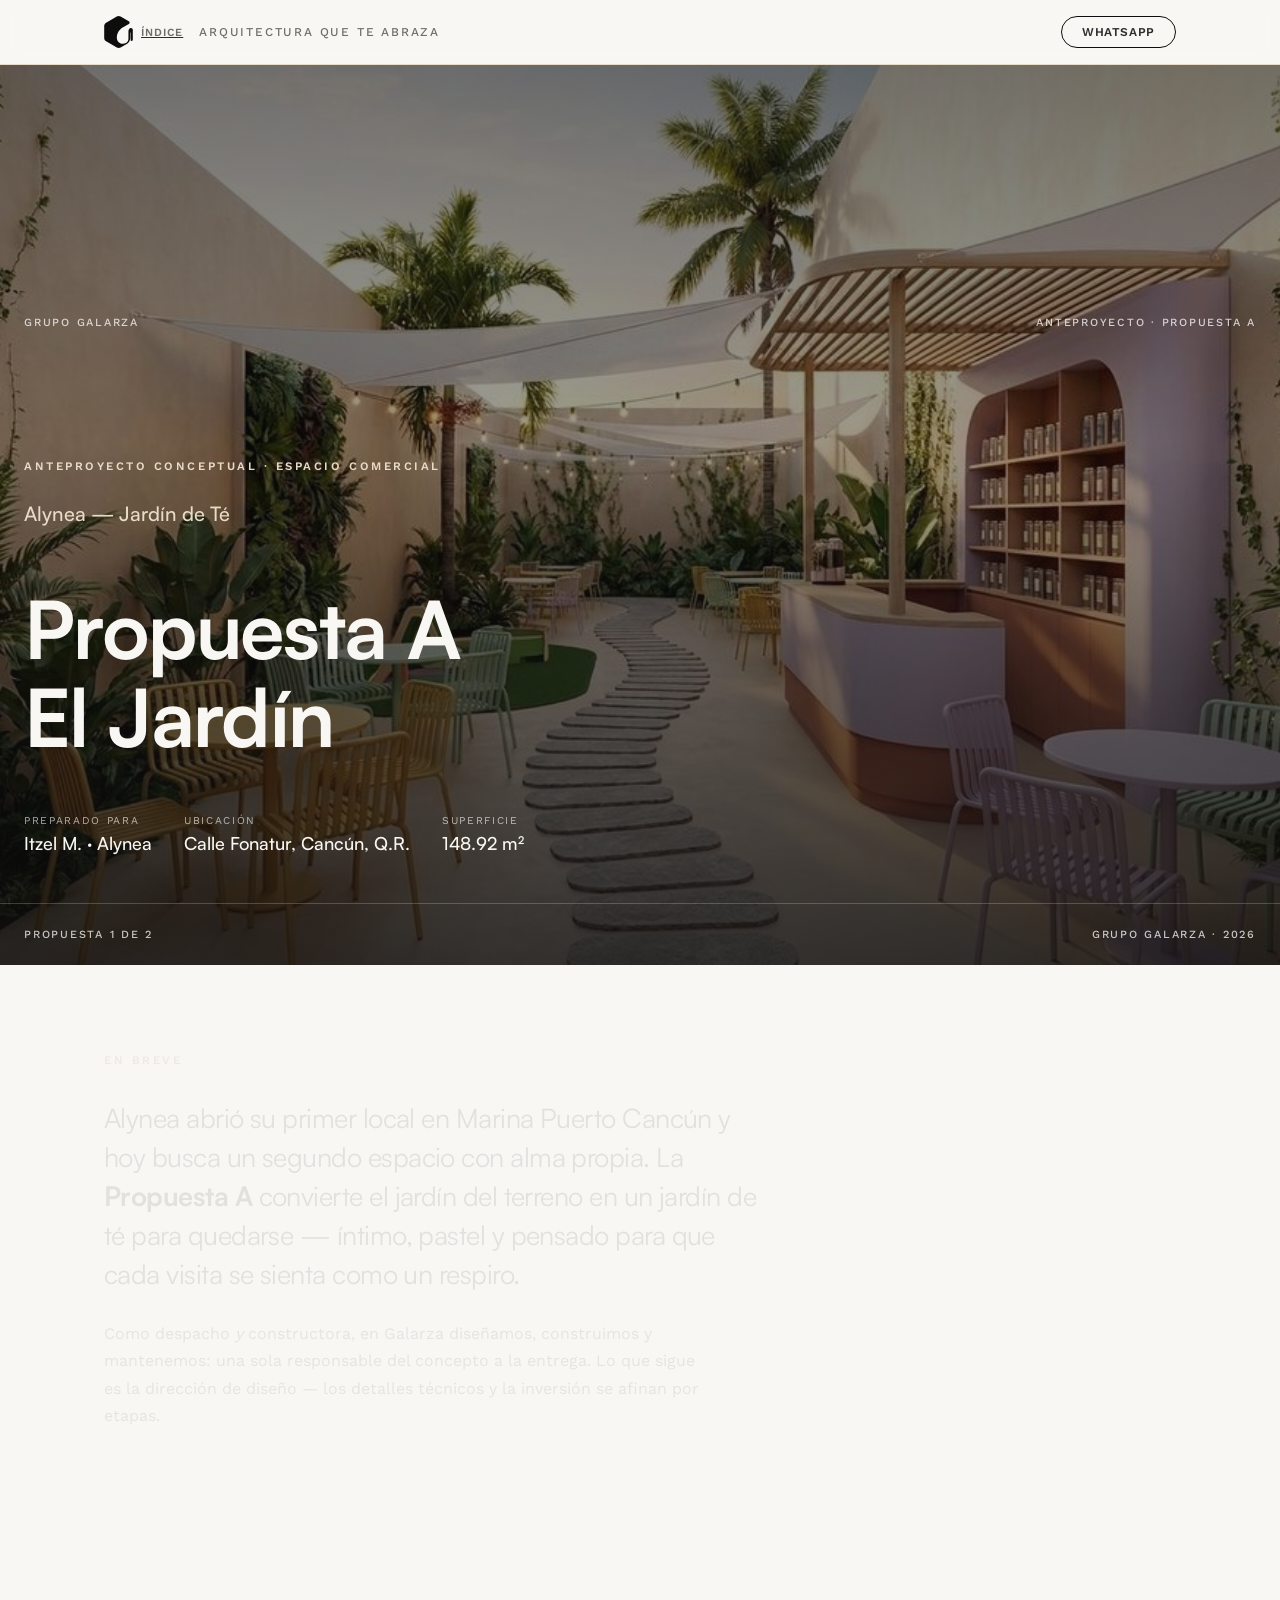
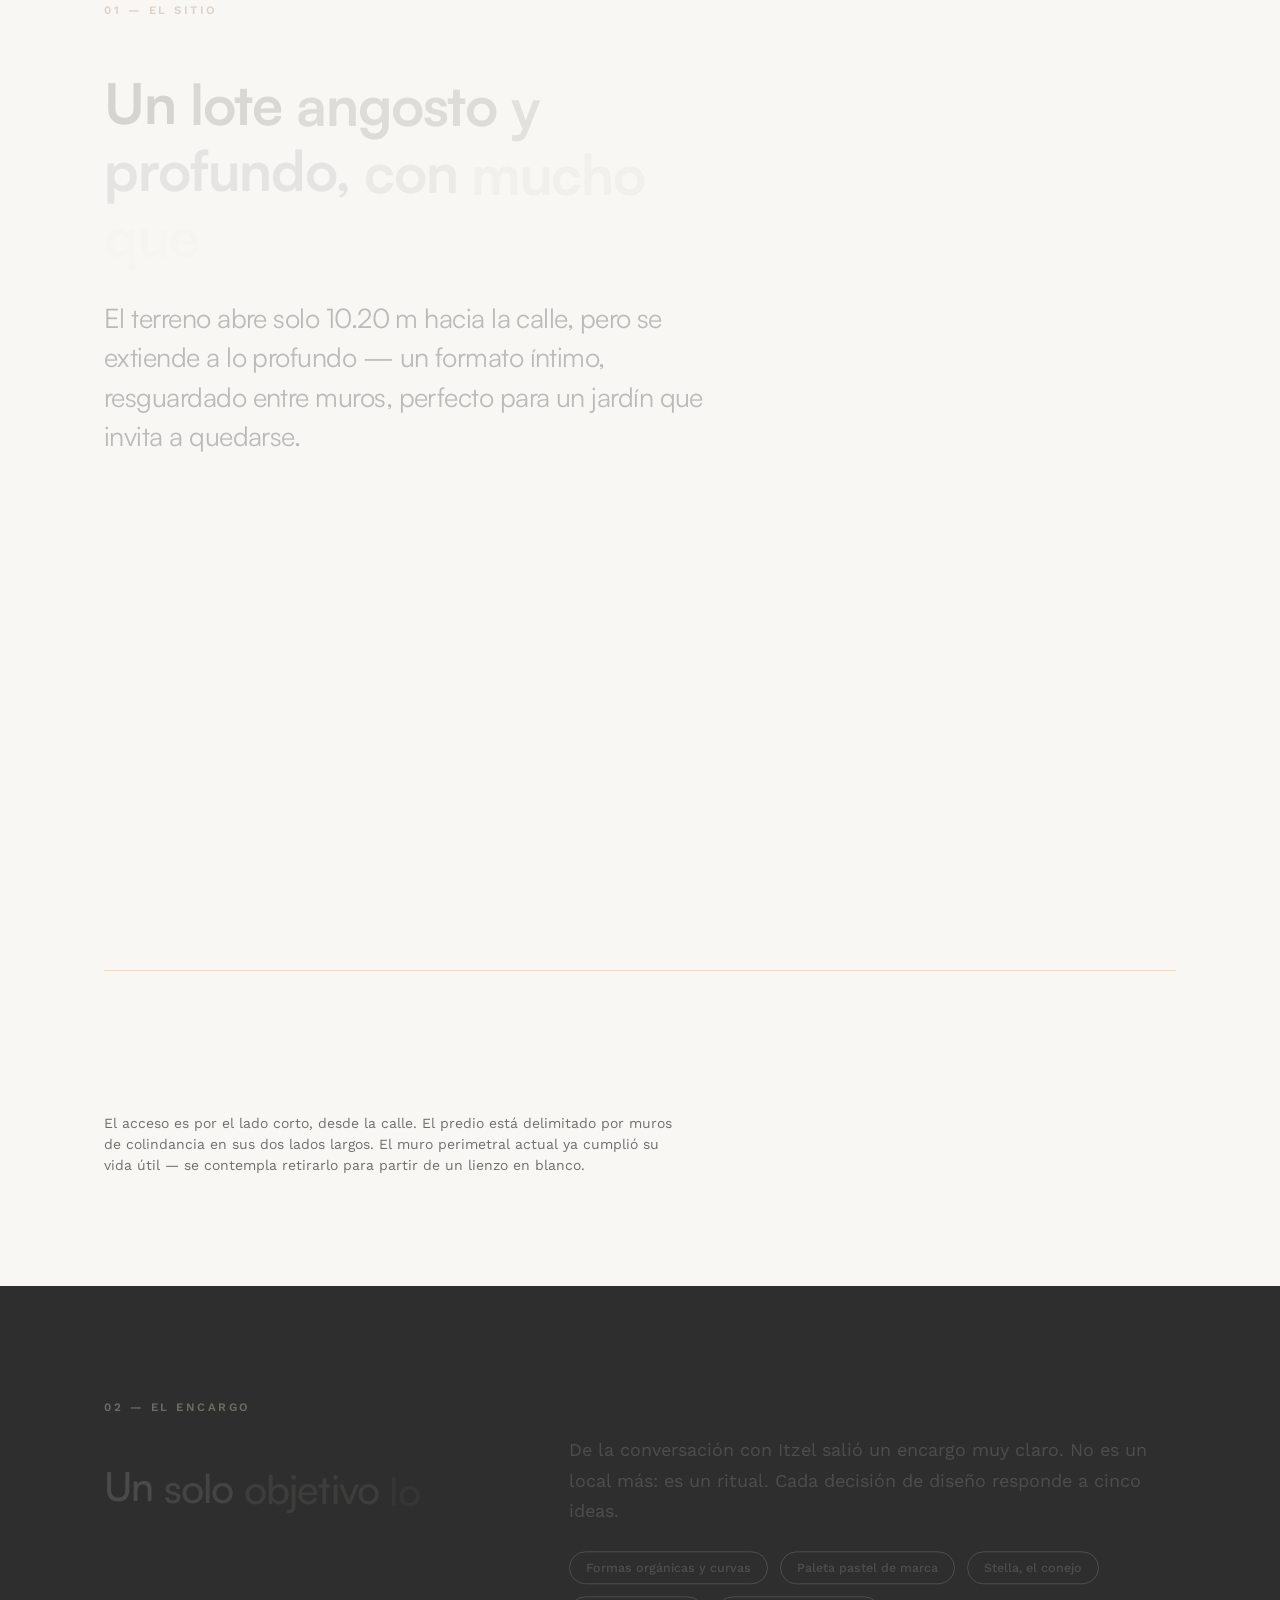
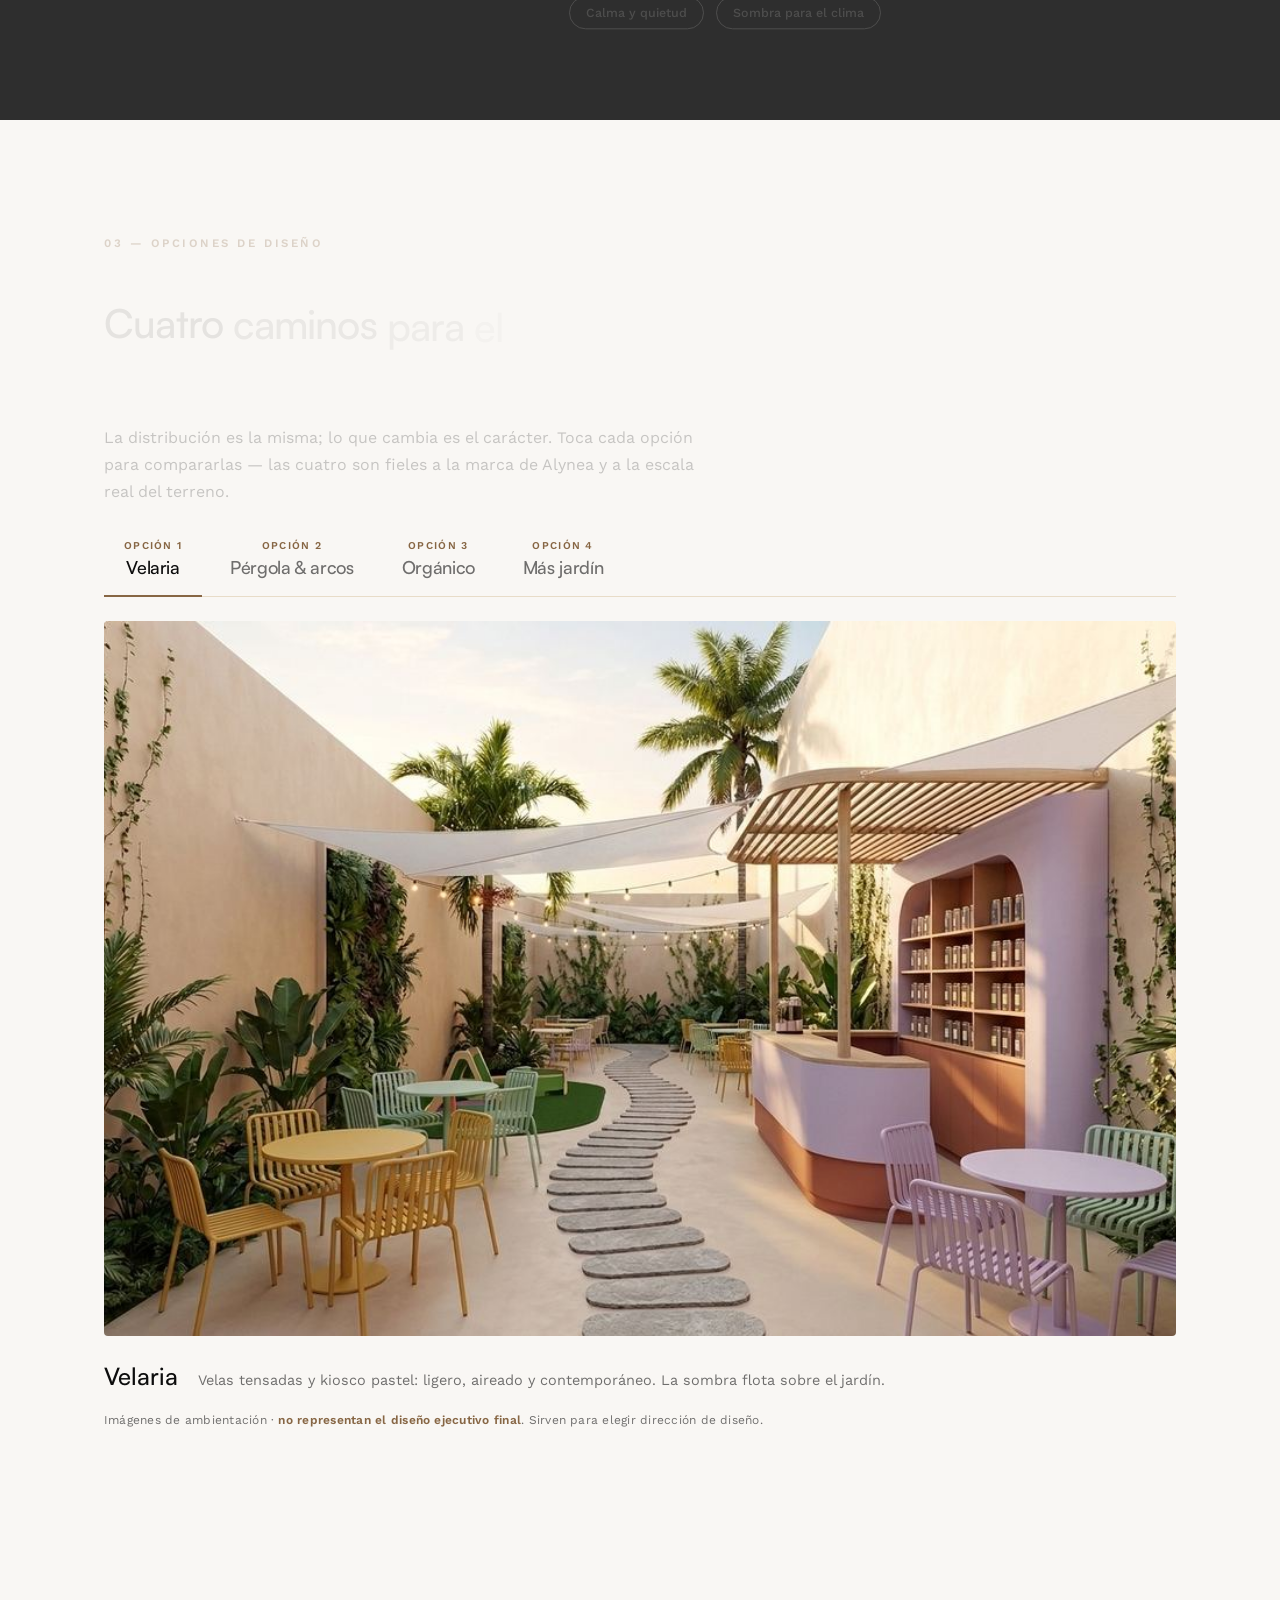
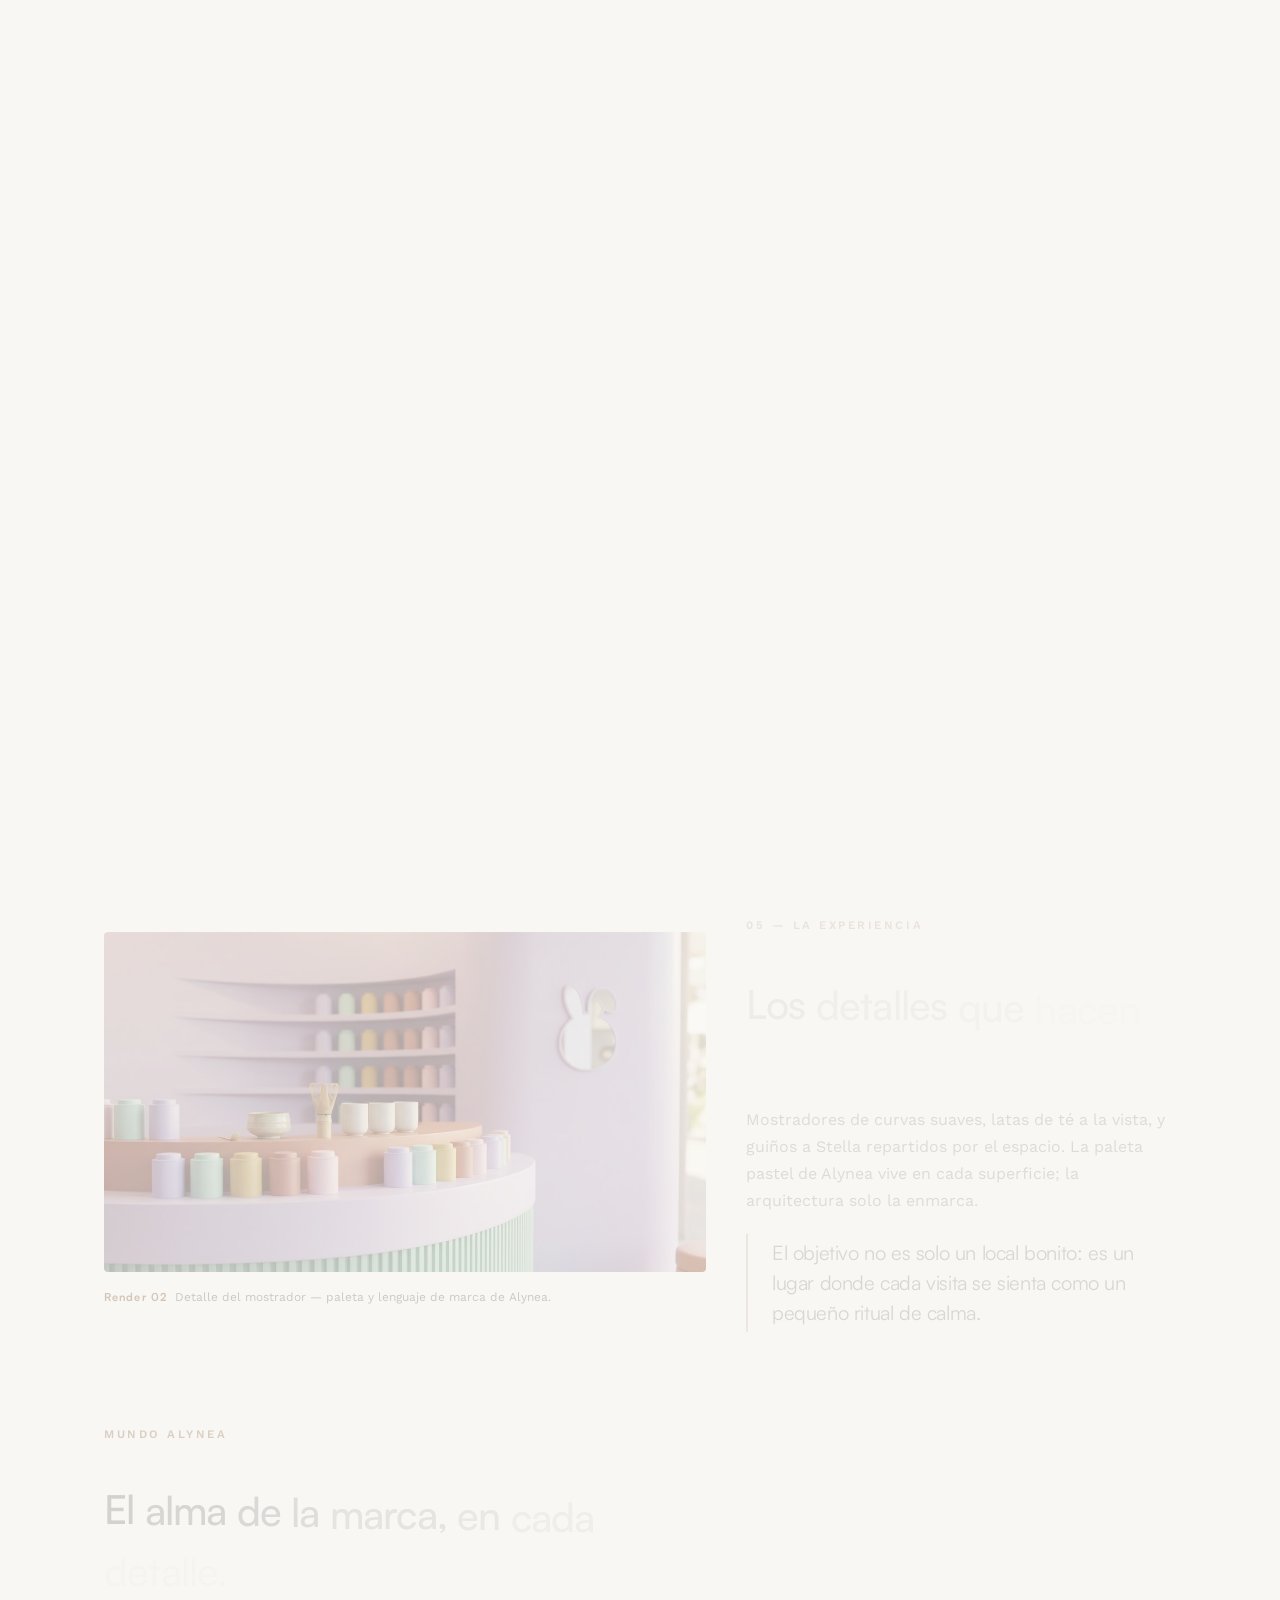
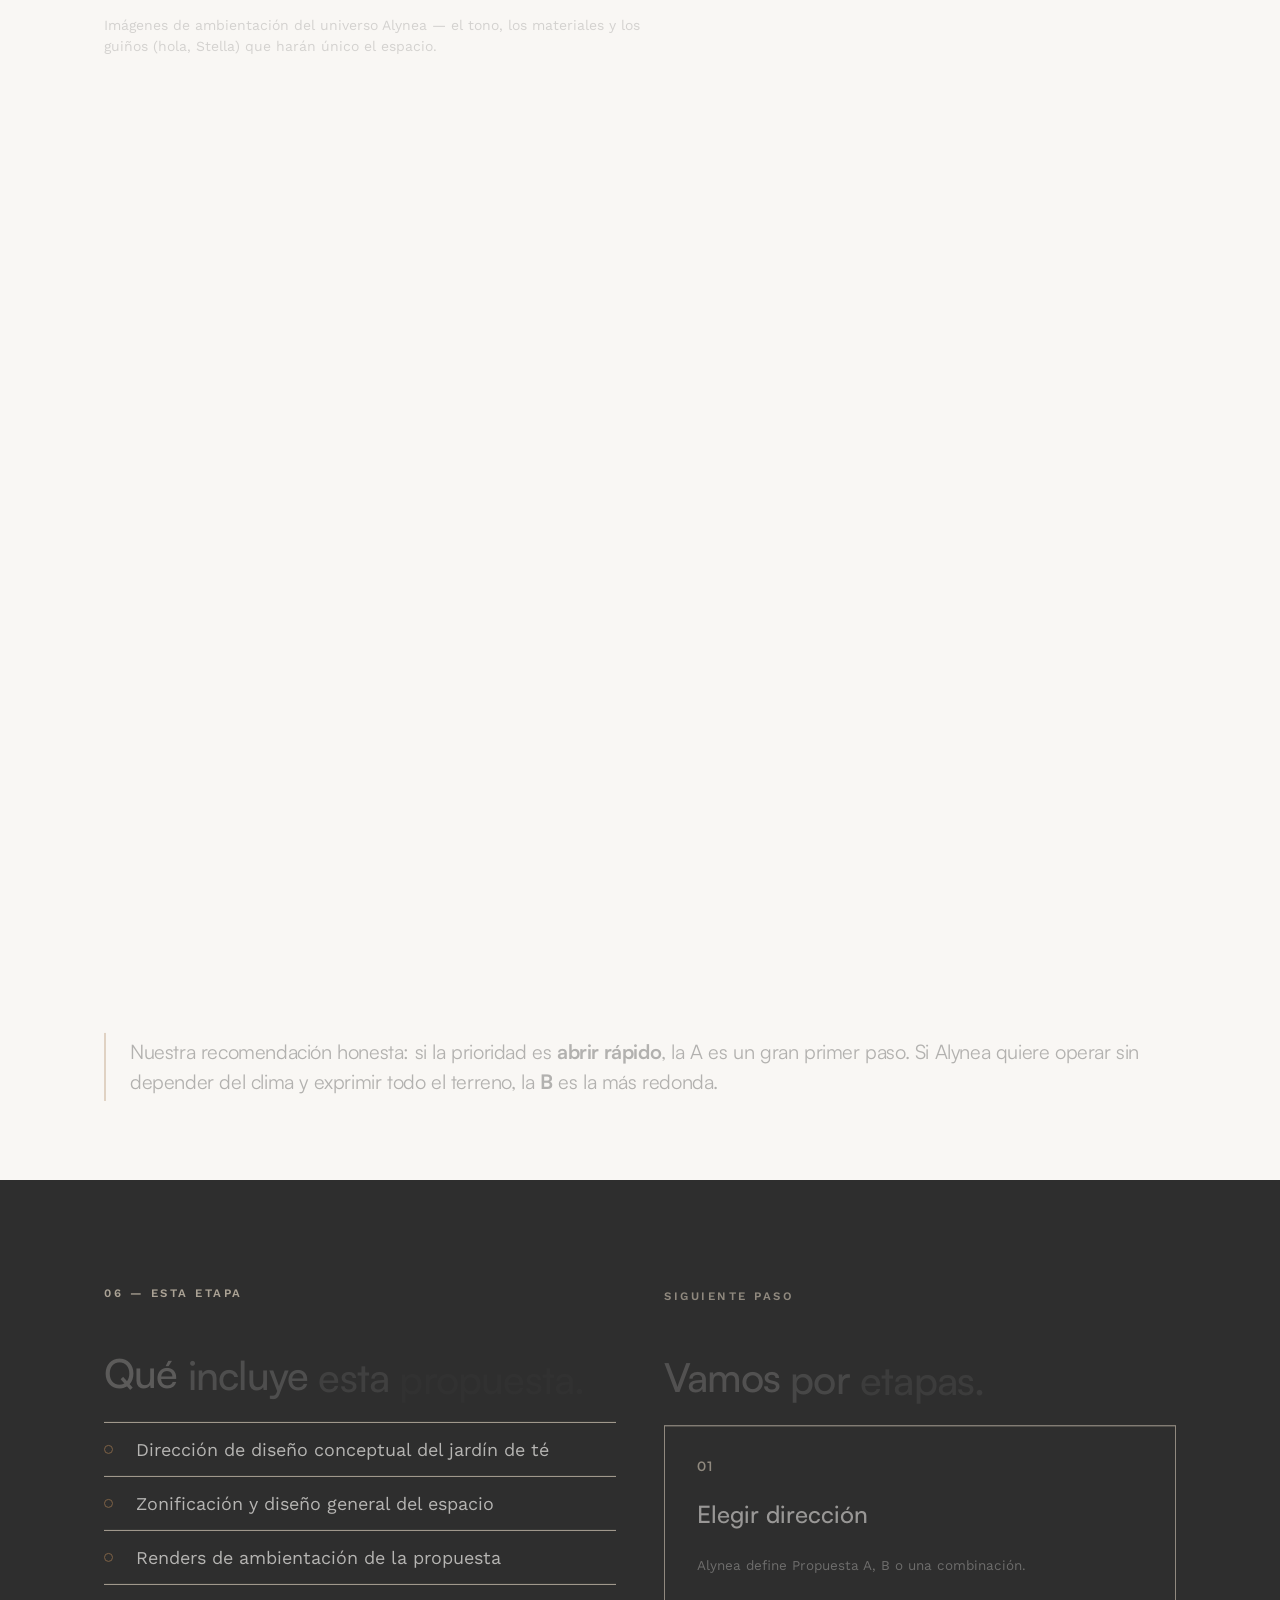
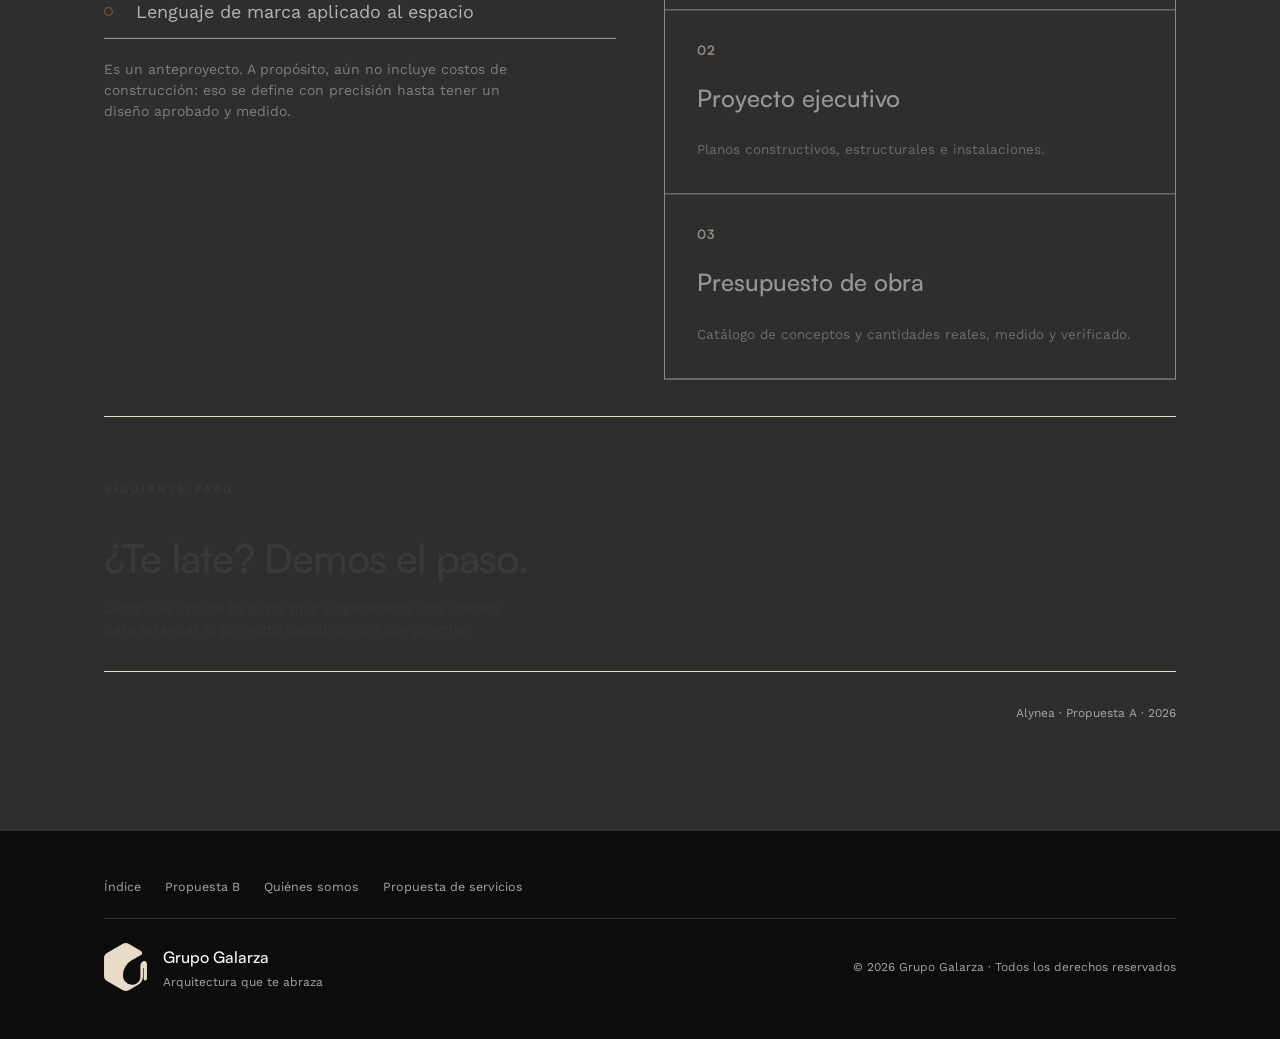
<file: propuesta-a/index.html>
<!DOCTYPE html><html lang="es" style="--clientePrimario: #C9B8E0;--clienteSecundario: #A9D8BE;--clienteAcento: #E6A87E;"> <head><meta charset="utf-8"><meta name="robots" content="noindex, nofollow"><meta name="viewport" content="width=device-width, initial-scale=1"><title>Alynea · Jardín de Té — Propuesta A</title><meta name="description" content="El Jardín — jardín de té como protagonista, 148.92 m²."><!-- Open Graph --><meta property="og:type" content="website"><meta property="og:title" content="Alynea · Jardín de Té — Propuesta A"><meta property="og:description" content="El Jardín — jardín de té como protagonista, 148.92 m²."><meta property="og:url" content="https://grupogalarza.github.io/alynea/"><link rel="icon" type="image/svg+xml" href="/brand/isotipo-negro.svg"><!-- has-js: se activa apenas corre JS; sin JS el contenido sigue legible. --><script>
      document.documentElement.classList.add('has-js');
    </script><!-- Reveal-scroll (anime.js v4, self-hosted). Sin JS o si algo falla, los
         elementos [data-reveal]/[data-reveal-title] quedan en su estado
         estático normal (100% visibles) — no hay pre-hide por CSS a propósito,
         ver docs/APRENDIZAJES.md § Fase 3.
         GOTCHA: un script tag con atributo src se trata como is:inline
         (passthrough crudo, sin bundling de Vite) — el import de animejs
         nunca se resolvería en el build. El import va DENTRO de un tag
         SIN atributos para que Astro lo procese/bundlee. --><script type="module" src="/_astro/Base.astro_astro_type_script_index_0_lang.B79JQ8iV.js"></script><!-- Paleta del cliente: variables --cliente-* (NO las tocan los componentes galarza/). --><link rel="stylesheet" href="/_astro/grupo-galarza.CFqa31GN.css">
<style>.cover-doc-bar[data-astro-cid-pwys7xna]{position:relative;z-index:2;display:flex;justify-content:space-between;padding:var(--space-6) var(--container-pad) 0}.cover-proyecto[data-astro-cid-pwys7xna]{font-family:var(--font-heading);font-weight:500;font-size:clamp(16px,1.8vw,20px);color:var(--detail);letter-spacing:var(--tracking-normal);margin:0 0 var(--space-3)}.cover-tagline[data-astro-cid-pwys7xna]{font-family:var(--font-heading);font-weight:500;font-size:clamp(18px,2.2vw,24px);color:var(--detail);margin:var(--space-3) 0 0}
</style></head> <body style="--clientePrimario: #C9B8E0;--clienteSecundario: #A9D8BE;--clienteAcento: #E6A87E;">  <header class="gg-header no-print" data-astro-cid-jdhq7kue> <div class="container gg-header__inner" data-astro-cid-jdhq7kue> <div class="gg-header__brand-group" data-astro-cid-jdhq7kue> <a href="/" class="gg-header__brand" aria-label="Volver al índice del proyecto" data-astro-cid-jdhq7kue> <span class="gg-header__logo" style="mask-image:url(/brand/isotipo-negro.svg);-webkit-mask-image:url(/brand/isotipo-negro.svg)" aria-hidden="true" data-astro-cid-jdhq7kue></span> <span class="gg-header__indice" aria-hidden="true" data-astro-cid-jdhq7kue>Índice</span> </a> <span class="label gg-header__tagline" data-astro-cid-jdhq7kue>Arquitectura que te abraza</span> </div> <style>astro-island,astro-slot,astro-static-slot{display:contents}</style><script>(()=>{var a=(s,i,o)=>{let r=async()=>{await(await s())()},t=typeof i.value=="object"?i.value:void 0,c={rootMargin:t==null?void 0:t.rootMargin},n=new IntersectionObserver(e=>{for(let l of e)if(l.isIntersecting){n.disconnect(),r();break}},c);for(let e of o.children)n.observe(e)};(self.Astro||(self.Astro={})).visible=a;window.dispatchEvent(new Event("astro:visible"));})();</script><script>(()=>{var A=Object.defineProperty;var g=(i,o,a)=>o in i?A(i,o,{enumerable:!0,configurable:!0,writable:!0,value:a}):i[o]=a;var d=(i,o,a)=>g(i,typeof o!="symbol"?o+"":o,a);{let i={0:t=>m(t),1:t=>a(t),2:t=>new RegExp(t),3:t=>new Date(t),4:t=>new Map(a(t)),5:t=>new Set(a(t)),6:t=>BigInt(t),7:t=>new URL(t),8:t=>new Uint8Array(t),9:t=>new Uint16Array(t),10:t=>new Uint32Array(t),11:t=>1/0*t},o=t=>{let[l,e]=t;return l in i?i[l](e):void 0},a=t=>t.map(o),m=t=>typeof t!="object"||t===null?t:Object.fromEntries(Object.entries(t).map(([l,e])=>[l,o(e)]));class y extends HTMLElement{constructor(){super(...arguments);d(this,"Component");d(this,"hydrator");d(this,"hydrate",async()=>{var b;if(!this.hydrator||!this.isConnected)return;let e=(b=this.parentElement)==null?void 0:b.closest("astro-island[ssr]");if(e){e.addEventListener("astro:hydrate",this.hydrate,{once:!0});return}let c=this.querySelectorAll("astro-slot"),n={},h=this.querySelectorAll("template[data-astro-template]");for(let r of h){let s=r.closest(this.tagName);s!=null&&s.isSameNode(this)&&(n[r.getAttribute("data-astro-template")||"default"]=r.innerHTML,r.remove())}for(let r of c){let s=r.closest(this.tagName);s!=null&&s.isSameNode(this)&&(n[r.getAttribute("name")||"default"]=r.innerHTML)}let p;try{p=this.hasAttribute("props")?m(JSON.parse(this.getAttribute("props"))):{}}catch(r){let s=this.getAttribute("component-url")||"<unknown>",v=this.getAttribute("component-export");throw v&&(s+=` (export ${v})`),console.error(`[hydrate] Error parsing props for component ${s}`,this.getAttribute("props"),r),r}let u;await this.hydrator(this)(this.Component,p,n,{client:this.getAttribute("client")}),this.removeAttribute("ssr"),this.dispatchEvent(new CustomEvent("astro:hydrate"))});d(this,"unmount",()=>{this.isConnected||this.dispatchEvent(new CustomEvent("astro:unmount"))})}disconnectedCallback(){document.removeEventListener("astro:after-swap",this.unmount),document.addEventListener("astro:after-swap",this.unmount,{once:!0})}connectedCallback(){if(!this.hasAttribute("await-children")||document.readyState==="interactive"||document.readyState==="complete")this.childrenConnectedCallback();else{let e=()=>{document.removeEventListener("DOMContentLoaded",e),c.disconnect(),this.childrenConnectedCallback()},c=new MutationObserver(()=>{var n;((n=this.lastChild)==null?void 0:n.nodeType)===Node.COMMENT_NODE&&this.lastChild.nodeValue==="astro:end"&&(this.lastChild.remove(),e())});c.observe(this,{childList:!0}),document.addEventListener("DOMContentLoaded",e)}}async childrenConnectedCallback(){let e=this.getAttribute("before-hydration-url");e&&await import(e),this.start()}async start(){let e=JSON.parse(this.getAttribute("opts")),c=this.getAttribute("client");if(Astro[c]===void 0){window.addEventListener(`astro:${c}`,()=>this.start(),{once:!0});return}try{await Astro[c](async()=>{let n=this.getAttribute("renderer-url"),[h,{default:p}]=await Promise.all([import(this.getAttribute("component-url")),n?import(n):()=>()=>{}]),u=this.getAttribute("component-export")||"default";if(!u.includes("."))this.Component=h[u];else{this.Component=h;for(let f of u.split("."))this.Component=this.Component[f]}return this.hydrator=p,this.hydrate},e,this)}catch(n){console.error(`[astro-island] Error hydrating ${this.getAttribute("component-url")}`,n)}}attributeChangedCallback(){this.hydrate()}}d(y,"observedAttributes",["props"]),customElements.get("astro-island")||customElements.define("astro-island",y)}})();</script><astro-island uid="Z2793uD" prefix="r1" component-url="/_astro/Magnet.DsvVa4Si.js" component-export="default" renderer-url="/_astro/client.nFz3bvDj.js" props="{&quot;strength&quot;:[0,0.25],&quot;data-astro-cid-jdhq7kue&quot;:[0,true]}" ssr client="visible" opts="{&quot;name&quot;:&quot;Magnet&quot;,&quot;value&quot;:true}" await-children><div class="magnet"><astro-slot> <a class="btn btn-ghost gg-header__whatsapp" href="https://wa.me/529988703670?text=Hola%20Grupo%20Galarza%2C%20vi%20la%20propuesta%20de%20Alynea%20y%20me%20interesa%20platicar." target="_blank" rel="noopener" data-astro-cid-jdhq7kue>
WhatsApp
</a> </astro-slot></div><!--astro:end--></astro-island> </div> </header>  <header class="cover scheme-b" data-reveal data-astro-cid-pwys7xna> <div class="cover-media" data-astro-cid-pwys7xna> <img src="/assets/renders/propA_hero.jpg" alt="Render conceptual del jardín de té con velas tensadas de sombra, kiosco pastel y muro de cierre al fondo" data-astro-cid-pwys7xna> </div> <div class="cover-doc-bar no-print" data-astro-cid-pwys7xna> <span class="cover-doc" data-astro-cid-pwys7xna>Grupo Galarza</span> <span class="cover-doc" data-astro-cid-pwys7xna>Anteproyecto · Propuesta A</span> </div> <div class="cover-body" data-astro-cid-pwys7xna> <p class="kicker" data-astro-cid-pwys7xna>Anteproyecto conceptual · Espacio comercial</p> <p class="cover-proyecto" data-astro-cid-pwys7xna>Alynea — Jardín de Té</p> <h1 class="display" data-reveal-title data-astro-cid-pwys7xna> Propuesta A  <br data-astro-cid-pwys7xna> El Jardín </h1>  <div class="meta-row" data-astro-cid-pwys7xna> <div data-astro-cid-pwys7xna> <div class="ml" data-astro-cid-pwys7xna>Preparado para</div> <div class="mv" data-astro-cid-pwys7xna>Itzel M. · Alynea</div> </div><div data-astro-cid-pwys7xna> <div class="ml" data-astro-cid-pwys7xna>Ubicación</div> <div class="mv" data-astro-cid-pwys7xna>Calle Fonatur, Cancún, Q.R.</div> </div><div data-astro-cid-pwys7xna> <div class="ml" data-astro-cid-pwys7xna>Superficie</div> <div class="mv" data-astro-cid-pwys7xna>148.92 m²</div> </div> </div> </div> <div class="cover-foot" data-astro-cid-pwys7xna> <span class="cover-doc" data-astro-cid-pwys7xna>Propuesta 1 de 2</span> <span class="cover-doc" data-astro-cid-pwys7xna>Grupo Galarza · 2026</span> </div> </header>   <section class="section-sm"> <div class="container"> <div style="max-width:66ch;" data-reveal> <p class="kicker">En breve</p> <p class="lede">
Alynea abrió su primer local en Marina Puerto Cancún y hoy busca un segundo espacio con alma propia. La
<strong>Propuesta A</strong> convierte el jardín del terreno en un jardín de té para quedarse — íntimo,
          pastel y pensado para que cada visita se sienta como un respiro.
</p> <p style="margin-top:var(--space-5);max-width:60ch;">
Como despacho <em>y</em> constructora, en Galarza diseñamos, construimos y mantenemos: una sola
          responsable del concepto a la entrega. Lo que sigue es la dirección de diseño — los detalles técnicos y la
          inversión se afinan por etapas.
</p> </div> </div> </section>  <section class="section"> <div class="container"> <div style="max-width:60ch;margin-bottom:var(--space-12);" data-reveal> <p class="kicker">01 — El sitio</p> <h2 class="h1" data-reveal-title>Un lote angosto y profundo, con mucho que dar.</h2> <p class="lede">
El terreno abre solo 10.20 m hacia la calle, pero se extiende a lo profundo — un formato íntimo,
          resguardado entre muros, perfecto para un jardín que invita a quedarse.
</p> </div> <div class="grid grid-2" style="gap:var(--space-8);margin-bottom:var(--space-10);"> <figure class="figure" data-reveal> <img src="/assets/sitio_dron.jpg" alt="Vista aérea del terreno con dimensiones"> <figcaption><span class="fnum">Fig. 01</span><span class="caption">Levantamiento del terreno — frente 10.20 m, fondo 14.60 m.</span></figcaption> </figure> <figure class="figure" data-reveal> <img src="/assets/terreno_ubicacion.jpg" alt="Ubicación del terreno"> <figcaption><span class="fnum">Fig. 02</span><span class="caption">Ubicación — Calle Fonatur, junto a Residencial Villa Aurora.</span></figcaption> </figure> </div> <hr class="divider" style="margin-bottom:var(--space-8);"> <div class="stats" data-reveal> <div class="stat"> <div class="n"> 10.20 <span class="u">m</span> </div> <div class="l">Frente / acceso</div> </div><div class="stat"> <div class="n"> 14.60 <span class="u">m</span> </div> <div class="l">Fondo</div> </div><div class="stat"> <div class="n"> 148.92 <span class="u">m²</span> </div> <div class="l">Superficie de intervención</div> </div><div class="stat"> <div class="n"> 1  </div> <div class="l">Nivel · planta baja</div> </div> </div> <p class="body-sm" style="max-width:64ch;margin-top:var(--space-8);">
El acceso es por el lado corto, desde la calle. El predio está delimitado por muros de colindancia en sus
        dos lados largos. El muro perimetral actual ya cumplió su vida útil — se contempla retirarlo para partir de
        un lienzo en blanco.
</p> </div> </section>  <section class="section scheme-b"> <div class="container"> <div class="grid grid-5-7" style="align-items:center;"> <div data-reveal> <p class="kicker">02 — El encargo</p> <h2 data-reveal-title>Un solo objetivo lo guía todo: que la gente <span class="ocre">disfrute</span> el espacio.</h2> </div> <div data-reveal> <p class="body-lg" style="max-width:54ch;">
De la conversación con Itzel salió un encargo muy claro. No es un local más: es un ritual. Cada decisión
            de diseño responde a cinco ideas.
</p> <div class="tags" style="margin-top:var(--space-6);"> <span class="tag">Formas orgánicas y curvas</span> <span class="tag">Paleta pastel de marca</span> <span class="tag">Stella, el conejo</span> <span class="tag">Calma y quietud</span> <span class="tag">Sombra para el clima</span> </div> </div> </div> </div> </section>  <section class="section"> <div class="container"> <div style="max-width:62ch;margin-bottom:var(--space-10);" data-reveal> <p class="kicker">03 — Opciones de diseño</p> <h2 data-reveal-title>Cuatro caminos para el mismo jardín. Elige el que más te lata.</h2> <p>
La distribución es la misma; lo que cambia es el carácter. Toca cada opción para compararlas — las cuatro
          son fieles a la marca de Alynea y a la escala real del terreno.
</p> </div> <div class="optgallery" data-galeria-opciones>  <div class="opt-tabs" data-tabs-nav role="tablist" aria-label="Opciones de diseño"> <button type="button" class="opt-tab is-active" data-opt="1" role="tab" id="tab-opt-1" aria-selected="true" aria-controls="panel-opt-1"> <span class="on">Opción 1</span> Velaria </button><button type="button" class="opt-tab" data-opt="2" role="tab" id="tab-opt-2" aria-selected="false" aria-controls="panel-opt-2"> <span class="on">Opción 2</span> Pérgola &amp; arcos </button><button type="button" class="opt-tab" data-opt="3" role="tab" id="tab-opt-3" aria-selected="false" aria-controls="panel-opt-3"> <span class="on">Opción 3</span> Orgánico </button><button type="button" class="opt-tab" data-opt="4" role="tab" id="tab-opt-4" aria-selected="false" aria-controls="panel-opt-4"> <span class="on">Opción 4</span> Más jardín </button> </div> <div class="opt-stage"> <figure class="opt-panel is-active" data-tab-panel data-opt="1" role="tabpanel" id="panel-opt-1" aria-labelledby="tab-opt-1">  <img src="/assets/renders/propA_hero.jpg" alt="Opción 1 Velaria — jardín de té con velas de sombra, cerrado al fondo por un muro"> <div class="opt-desc"> <span class="ot">Velaria</span> <span class="od">Velas tensadas y kiosco pastel: ligero, aireado y contemporáneo. La sombra flota sobre el jardín.</span> </div> </figure><figure class="opt-panel" data-tab-panel data-opt="2" role="tabpanel" id="panel-opt-2" aria-labelledby="tab-opt-2">  <img src="/assets/renders/propA_opt2.jpg" alt="Opción 2 Pérgola y arcos — pérgola de madera y nichos curvos"> <div class="opt-desc"> <span class="ot">Pérgola &amp; arcos</span> <span class="od">Pérgola de madera y nichos de arcos curvos: más cálido y artesanal, con textura de madera al frente.</span> </div> </figure><figure class="opt-panel" data-tab-panel data-opt="3" role="tabpanel" id="panel-opt-3" aria-labelledby="tab-opt-3">  <img src="/assets/renders/propA_opt3.jpg" alt="Opción 3 Orgánico — formas curvas esculturales con topiario de conejo"> <div class="opt-desc"> <span class="ot">Orgánico</span> <span class="od">Formas curvas esculturales, nichos de estar y un topiario de Stella. Lavanda y menta — juguetona pero sofisticada.</span> </div> </figure><figure class="opt-panel" data-tab-panel data-opt="4" role="tabpanel" id="panel-opt-4" aria-labelledby="tab-opt-4">  <img src="/assets/renders/propA_opt4.jpg" alt="Opción 4 Más jardín — el pasto como protagonista"> <div class="opt-desc"> <span class="ot">Más jardín</span> <span class="od">El pasto como protagonista: más verde, más aire y un andador de piedra entre el césped. La más natural y relajada.</span> </div> </figure> </div> <p class="opt-hint">
Imágenes de ambientación · <b>no representan el diseño ejecutivo final</b>. Sirven para elegir dirección de diseño.
</p> </div> <script type="module">function c(){document.querySelectorAll("[data-galeria-opciones]").forEach(a=>{const o=Array.from(a.querySelectorAll("[data-tabs-nav] [data-opt]")),s=Array.from(a.querySelectorAll("[data-tab-panel]"));function act(e){const i=e.getAttribute("data-opt");o.forEach(t=>{const r=t===e;t.classList.toggle("is-active",r),t.setAttribute("aria-selected",r?"true":"false"),t.setAttribute("tabindex",r?"0":"-1")}),s.forEach(t=>{const r=t.getAttribute("data-opt")===i;t.classList.toggle("is-active",r),t.setAttribute("tabindex",r?"0":"-1")})}o.forEach((e,i)=>{e.setAttribute("tabindex",e.classList.contains("is-active")?"0":"-1"),e.addEventListener("click",()=>act(e)),e.addEventListener("keydown",t=>{let r=null;t.key==="ArrowRight"||t.key==="ArrowDown"?r=o[(i+1)%o.length]:t.key==="ArrowLeft"||t.key==="ArrowUp"?r=o[(i-1+o.length)%o.length]:t.key==="Home"?r=o[0]:t.key==="End"&&(r=o[o.length-1]),r&&(t.preventDefault(),act(r),r.focus())})}),s.forEach(t=>t.setAttribute("tabindex",t.classList.contains("is-active")?"0":"-1"))})}document.readyState==="loading"?document.addEventListener("DOMContentLoaded",c):c();</script> </div> </section>  <section class="section" style="padding-top:0;"> <div class="container"> <div style="max-width:58ch;margin-bottom:var(--space-10);" data-reveal> <p class="kicker">04 — Zonificación</p> <h2 data-reveal-title>Cómo se organiza el espacio.</h2> <p class="body-sm">
Diagrama conceptual de zonas — sin cotas de proyecto ejecutivo. En esta propuesta solo se interviene el
          jardín: un muro nuevo lo separa de "la casa", que permanece sin tocar en esta fase — su intervención
          puede sumarse más adelante (es justo lo que resuelve la Propuesta B).
</p> </div> <div class="grid grid-5-7" style="gap:var(--space-10);align-items:start;"> <div class="siteplan" data-reveal> <svg viewBox="0 0 426 566" xmlns="http://www.w3.org/2000/svg" role="img" aria-label="Plano de zonificación Propuesta A"> <line class="plan-newwall" x1="70" y1="60" x2="376" y2="60"></line> <text class="plan-lab" x="223" y="50" text-anchor="middle">Muro nuevo · límite con la casa</text> <line class="plan-wall" x1="70" y1="60" x2="70" y2="498"></line> <line class="plan-wall" x1="376" y1="60" x2="376" y2="498"></line> <text class="plan-lab" x="58" y="279" text-anchor="middle" transform="rotate(-90 58 279)">Muro colindante</text> <text class="plan-lab" x="388" y="279" text-anchor="middle" transform="rotate(90 388 279)">Muro colindante</text> <rect class="plan-lot" x="70" y="60" width="306" height="438"></rect> <path class="plan-path" d="M223,498 C200,450 250,420 235,380 C220,340 180,320 200,270 C218,225 250,210 235,150 C226,112 223,90 223,70"></path> <path class="plan-zone" d="M95,80 C150,72 300,72 350,86 C356,120 352,150 300,150 C240,150 150,150 100,142 C88,120 88,95 95,80 Z"></path> <text class="plan-tl ocre" x="223" y="112" text-anchor="middle">Jardín</text> <path class="plan-zone" d="M92,185 C120,178 158,182 165,212 C170,240 150,262 118,258 C96,255 84,235 86,212 C87,200 88,190 92,185 Z"></path> <text class="plan-tl" x="126" y="224" text-anchor="middle">Kids</text> <path class="plan-zone accent" d="M198,180 C280,172 348,180 356,240 C362,290 330,330 262,326 C210,322 190,290 190,240 C191,210 192,190 198,180 Z"></path> <text class="plan-tl" x="274" y="248" text-anchor="middle">Mesas</text> <text class="plan-lab" x="274" y="264" text-anchor="middle">bajo sombra</text> <path class="plan-zone accent" d="M250,360 C330,352 356,372 356,410 C356,446 322,462 280,458 C244,454 236,420 240,388 C243,372 245,364 250,360 Z"></path> <text class="plan-tl ocre" x="298" y="405" text-anchor="middle">Barra /</text> <text class="plan-tl ocre" x="298" y="422" text-anchor="middle">Kiosco</text> <path class="plan-zone" d="M95,395 C140,388 185,392 192,428 C197,458 172,478 130,474 C100,471 86,450 88,422 C89,408 90,400 95,395 Z"></path> <text class="plan-tl" x="138" y="438" text-anchor="middle">Acceso</text> <text class="plan-zn" x="108" y="98" text-anchor="middle">E</text> <text class="plan-zn" x="100" y="200" text-anchor="middle">D</text> <text class="plan-zn" x="210" y="196" text-anchor="middle">C</text> <text class="plan-zn" x="256" y="380" text-anchor="middle">B</text> <text class="plan-zn" x="104" y="412" text-anchor="middle">A</text> <line class="plan-lot" x1="70" y1="514" x2="376" y2="514" stroke-dasharray="3 4"></line> <text class="plan-lab" x="223" y="532" text-anchor="middle" style="fill:#8a6543">Calle Fonatur — frente</text> <text class="plan-dim" x="223" y="548" text-anchor="middle">◄ 10.20 m ►</text> <text class="plan-dim" x="410" y="279" text-anchor="middle" transform="rotate(90 410 279)">14.60 m</text> </svg> </div> <div data-reveal> <ul class="zone-legend"> <li><span class="zn">A</span><span class="zt"><b>Acceso</b><span>Umbral de bienvenida desde la calle — el primer respiro.</span></span></li> <li><span class="zn">B</span><span class="zt"><b>Barra / Kiosco</b><span>Volumen curvo de servicio: té, matcha y exhibición de marca. El corazón social.</span></span></li> <li><span class="zn">C</span><span class="zt"><b>Mesas bajo sombra</b><span>Estancia principal bajo velas tensadas / pérgola ligera — fresca en el clima de Cancún.</span></span></li> <li><span class="zn">D</span><span class="zt"><b>Rincón kids</b><span>Un espacio pensado para que las familias también disfruten.</span></span></li> <li><span class="zn">E</span><span class="zt"><b>Jardín + andador</b><span>Vegetación y un sendero serpenteante que preserva la amplitud y la calma del terreno.</span></span></li> </ul> <div style="margin-top:var(--space-6);padding-top:var(--space-5);border-top:1px solid var(--divider);"> <p class="kicker" style="margin-bottom:var(--space-3);">Programa de servicio</p> <div class="tags"> <span class="tag">Aforo (a dimensionar)</span> <span class="tag">Barra / preparación</span> <span class="tag">Baños</span> <span class="tag">Bodega / staff</span> </div> <p class="caption" style="margin-top:var(--space-3);">
Las áreas de servicio —baños, cocina de preparación y bodega— se integran al diseño. Su superficie
              exacta y el aforo se definen en el proyecto ejecutivo.
</p> </div> </div> </div> </div> </section>  <section class="section" style="padding-top:0;"> <div class="container"> <div class="grid grid-7-5" style="gap:var(--space-10);align-items:center;"> <figure class="figure" data-reveal> <img src="/assets/renders/propA_detalle.jpg" alt="Detalle del kiosco-barra"> <figcaption><span class="fnum">Render 02</span><span class="caption">Detalle del mostrador — paleta y lenguaje de marca de Alynea.</span></figcaption> </figure> <div data-reveal> <p class="kicker">05 — La experiencia</p> <h2 data-reveal-title>Los detalles que hacen marca.</h2> <p>
Mostradores de curvas suaves, latas de té a la vista, y guiños a Stella repartidos por el espacio. La
            paleta pastel de Alynea vive en cada superficie; la arquitectura solo la enmarca.
</p> <div class="callout" style="margin-top:var(--space-5);"> <p>El objetivo no es solo un local bonito: es un lugar donde cada visita se sienta como un pequeño ritual de calma.</p> </div> </div> </div> </div> </section>  <section class="section" style="padding-top:0;"> <div class="container"> <div style="max-width:58ch;margin-bottom:var(--space-8);" data-reveal> <p class="kicker">Mundo Alynea</p> <h2 data-reveal-title>El alma de la marca, en cada detalle.</h2> <p class="body-sm">
Imágenes de ambientación del universo Alynea — el tono, los materiales y los guiños (hola, Stella) que
          harán único el espacio.
</p> </div> <!-- sin loading="lazy": ni verify-dom.mjs ni export-pdf.mjs simulan scroll,
     así que una imagen lazy suficientemente abajo en la página nunca dispara
     su carga en esos contextos — ver docs/APRENDIZAJES.md § Fase 4. --><div class="moodgrid" data-reveal> <figure class="figure"> <img src="/assets/renders/mood2.jpg" alt="Latas de té pastel junto a la mascota conejo Stella"> </figure><figure class="figure"> <img src="/assets/renders/mood1.jpg" alt="Tés y matcha en tazas pastel, vista superior"> </figure><figure class="figure"> <img src="/assets/renders/mood4.jpg" alt="Matcha latte en taza lavanda con el jardín de fondo"> </figure><figure class="figure"> <img src="/assets/renders/mood3.jpg" alt="Rincón de estar pastel con espejo en forma de conejo"> </figure> </div> </div> </section>  <section class="section" style="padding-top:0;"> <div class="container"> <div style="max-width:62ch;margin-bottom:var(--space-10);" data-reveal> <p class="kicker">A o B</p> <h2 data-reveal-title>¿Cuál conviene? Depende de qué tan lejos quieras llegar hoy.</h2> <p class="body-sm">Las dos comparten el mismo jardín y el mismo lenguaje de marca. Lo que cambia es el alcance.</p> </div> <div class="grid grid-2" style="gap:0;border:1px solid var(--divider);" data-reveal> <div style="padding:var(--space-8);border-right:1px solid var(--divider);"> <p class="kicker" style="margin-bottom:var(--space-3);">Propuesta A · El Jardín</p> <p>Elígela si quieres <strong>abrir pronto</strong>, con el jardín como protagonista, la menor obra posible y dejando "la casa" del fondo para una fase futura.</p> <p class="caption" style="margin-top:var(--space-4);">148.92 m² · intervención enfocada</p> </div> <div style="padding:var(--space-8);"> <p class="kicker" style="margin-bottom:var(--space-3);">Propuesta B · Jardín + Pabellón</p> <p>Elígela si quieres una <strong>solución completa de punta a punta</strong>: resolver la construcción dañada del fondo y ganar un espacio climatizado que funciona todo el año.</p> <p class="caption" style="margin-top:var(--space-4);">190.74 m² · rediseño integral</p> </div> </div> <div class="callout" style="margin-top:var(--space-6);" data-reveal> <p>Nuestra recomendación honesta: si la prioridad es <strong>abrir rápido</strong>, la A es un gran primer paso. Si Alynea quiere operar sin depender del clima y exprimir todo el terreno, la <strong>B</strong> es la más redonda.</p> </div> </div> </section>  <section class="section scheme-b deep"> <div class="container"> <div class="grid grid-2" style="gap:var(--space-12);align-items:start;"> <div data-reveal> <p class="kicker">06 — Esta etapa</p> <h2 data-reveal-title>Qué incluye esta propuesta.</h2> <ul class="checklist"> <li>Dirección de diseño conceptual del jardín de té</li> <li>Zonificación y diseño general del espacio</li> <li>Renders de ambientación de la propuesta</li> <li>Lenguaje de marca aplicado al espacio</li> </ul> <p class="body-sm" style="margin-top:var(--space-5);max-width:46ch;">
Es un anteproyecto. A propósito, aún no incluye costos de construcción: eso se define con precisión
            hasta tener un diseño aprobado y medido.
</p> </div> <div data-reveal> <p class="kicker">Siguiente paso</p> <h2 data-reveal-title>Vamos por etapas.</h2> <div class="steps" style="grid-template-columns:1fr;"> <div class="step"><div class="k">01</div><h3 class="h4">Elegir dirección</h3><p>Alynea define Propuesta A, B o una combinación.</p></div> <div class="step"><div class="k">02</div><h3 class="h4">Proyecto ejecutivo</h3><p>Planos constructivos, estructurales e instalaciones.</p></div> <div class="step"><div class="k">03</div><h3 class="h4">Presupuesto de obra</h3><p>Catálogo de conceptos y cantidades reales, medido y verificado.</p></div> </div> </div> </div> <hr class="divider" style="margin:var(--space-12) 0 var(--space-10);"> <div class="grid grid-2" style="align-items:end;gap:var(--space-8);"> <div data-reveal> <p class="kicker">Siguiente paso</p> <h2 style="margin-bottom:var(--space-3);">¿Te late? Demos el paso.</h2> <p class="body-sm" style="max-width:46ch;">
Dinos qué opción te gusta más y agendamos una llamada para arrancar el proyecto ejecutivo. Sin compromiso.
</p> </div> <div data-reveal> <div class="contact-row contact-row--sin-borde"> <span class="lab">Contacto</span><span class="val">Jesús González · Arquitecto fundador</span> </div> <div class="contact-row"> <span class="lab">Tel.</span><span class="val"><a href="tel:+529991725555">+52 999 172 55 55</a></span> </div> <div class="contact-row"> <span class="lab">Cel.</span><span class="val"><a href="tel:+529988703670">+52 998 870 3670</a></span> </div> <div class="contact-row"> <span class="lab">Mail</span><span class="val"><a href="mailto:grupogalarzadc@gmail.com">grupogalarzadc@gmail.com</a></span> </div> </div> </div> <hr class="divider" style="margin:var(--space-10) 0 var(--space-8);"> <p class="caption" style="text-align:right;">Alynea · Propuesta A · 2026</p> </section> <footer class="gg-footer scheme-b" data-astro-cid-f2x45eq6> <div class="container" data-astro-cid-f2x45eq6> <nav class="gg-footer__nav" aria-label="Más del proyecto" data-astro-cid-f2x45eq6> <a href="/" data-astro-cid-f2x45eq6>Índice</a> <a href="/propuesta-b" data-astro-cid-f2x45eq6>Propuesta B</a> <a href="/grupo-galarza" data-astro-cid-f2x45eq6>Quiénes somos</a> <a href="/propuesta/" data-astro-cid-f2x45eq6>Propuesta de servicios</a> </nav> <div class="gg-footer__inner" data-astro-cid-f2x45eq6> <div class="gg-footer__brand" data-astro-cid-f2x45eq6> <span class="isotipo" style="mask-image:url(/brand/isotipo-arena.svg);-webkit-mask-image:url(/brand/isotipo-arena.svg)" aria-hidden="true" data-astro-cid-f2x45eq6></span> <div data-astro-cid-f2x45eq6> <p class="gg-footer__nombre" data-astro-cid-f2x45eq6>Grupo Galarza</p> <p class="caption gg-footer__tag" data-astro-cid-f2x45eq6>Arquitectura que te abraza</p> </div> </div> <p class="caption gg-footer__legal" data-astro-cid-f2x45eq6>© 2026 Grupo Galarza · Todos los derechos reservados</p> </div> </div> </footer>   </body></html>
</file>
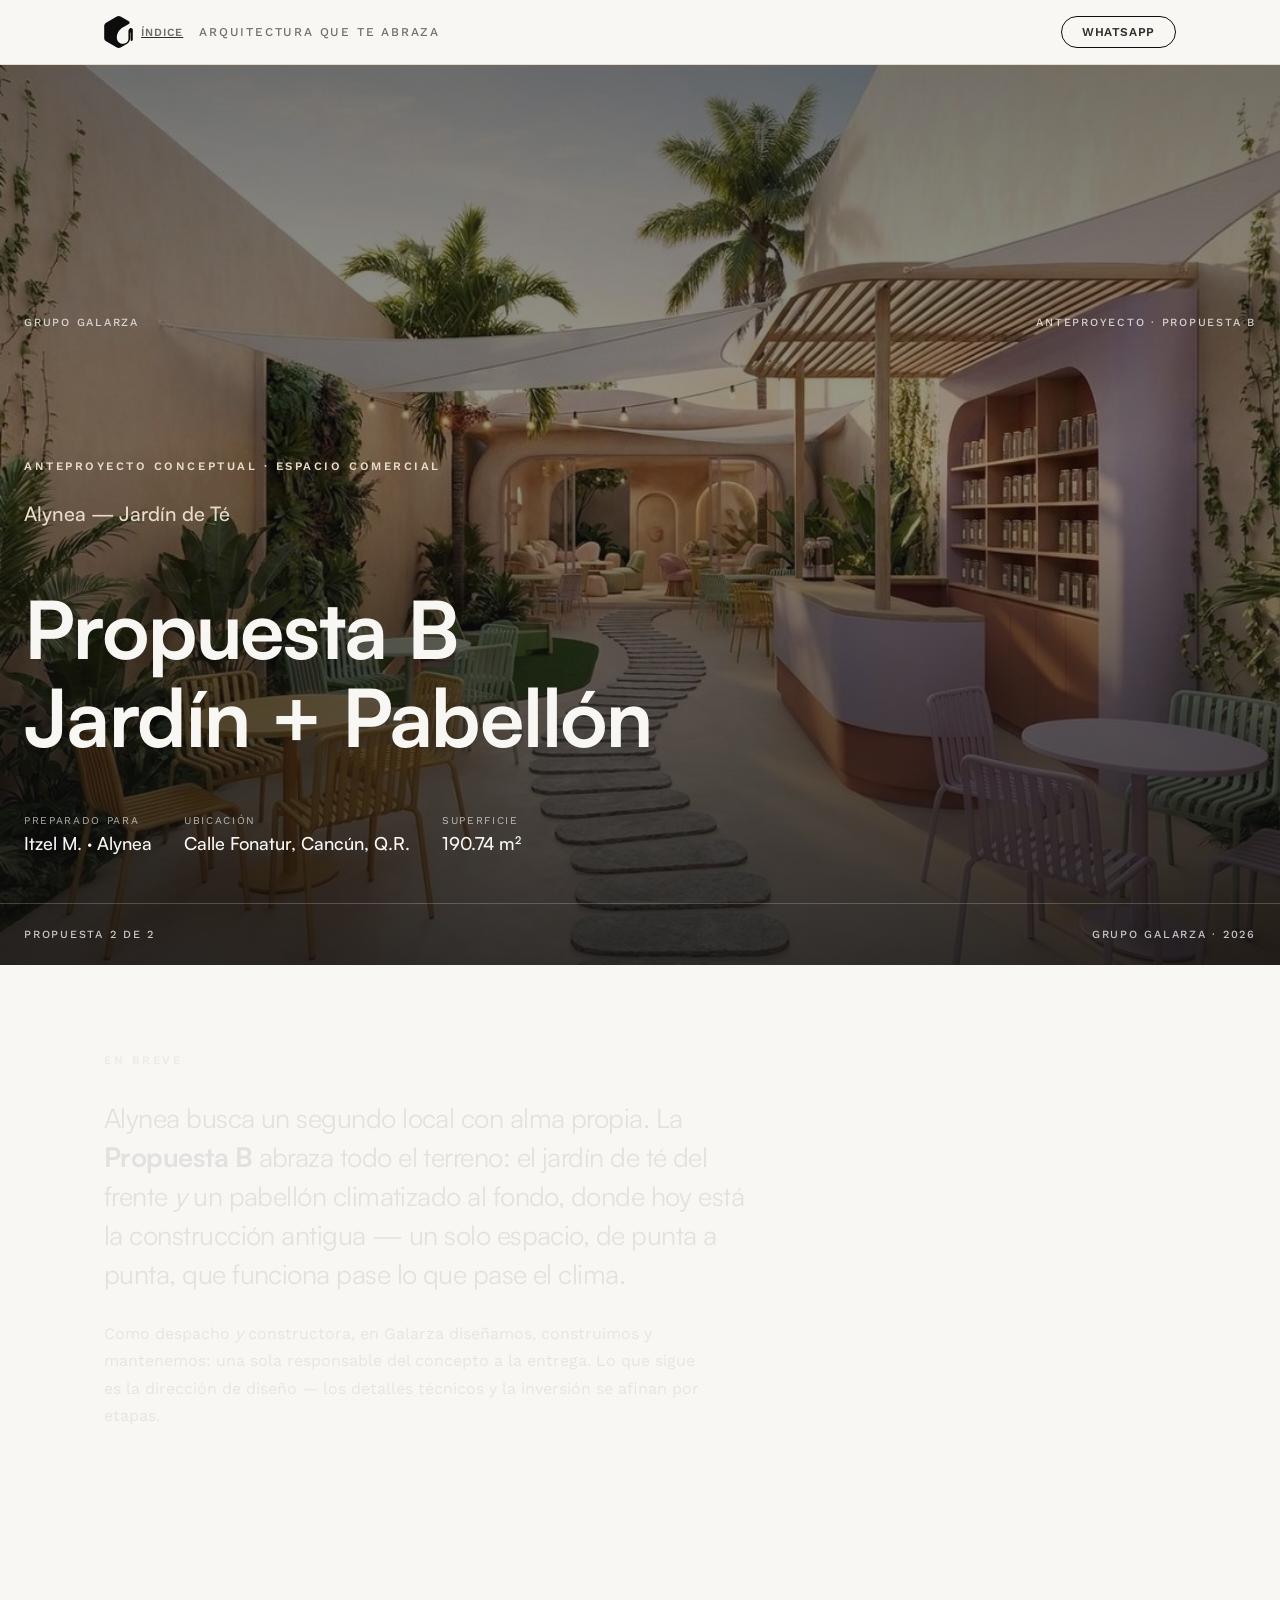
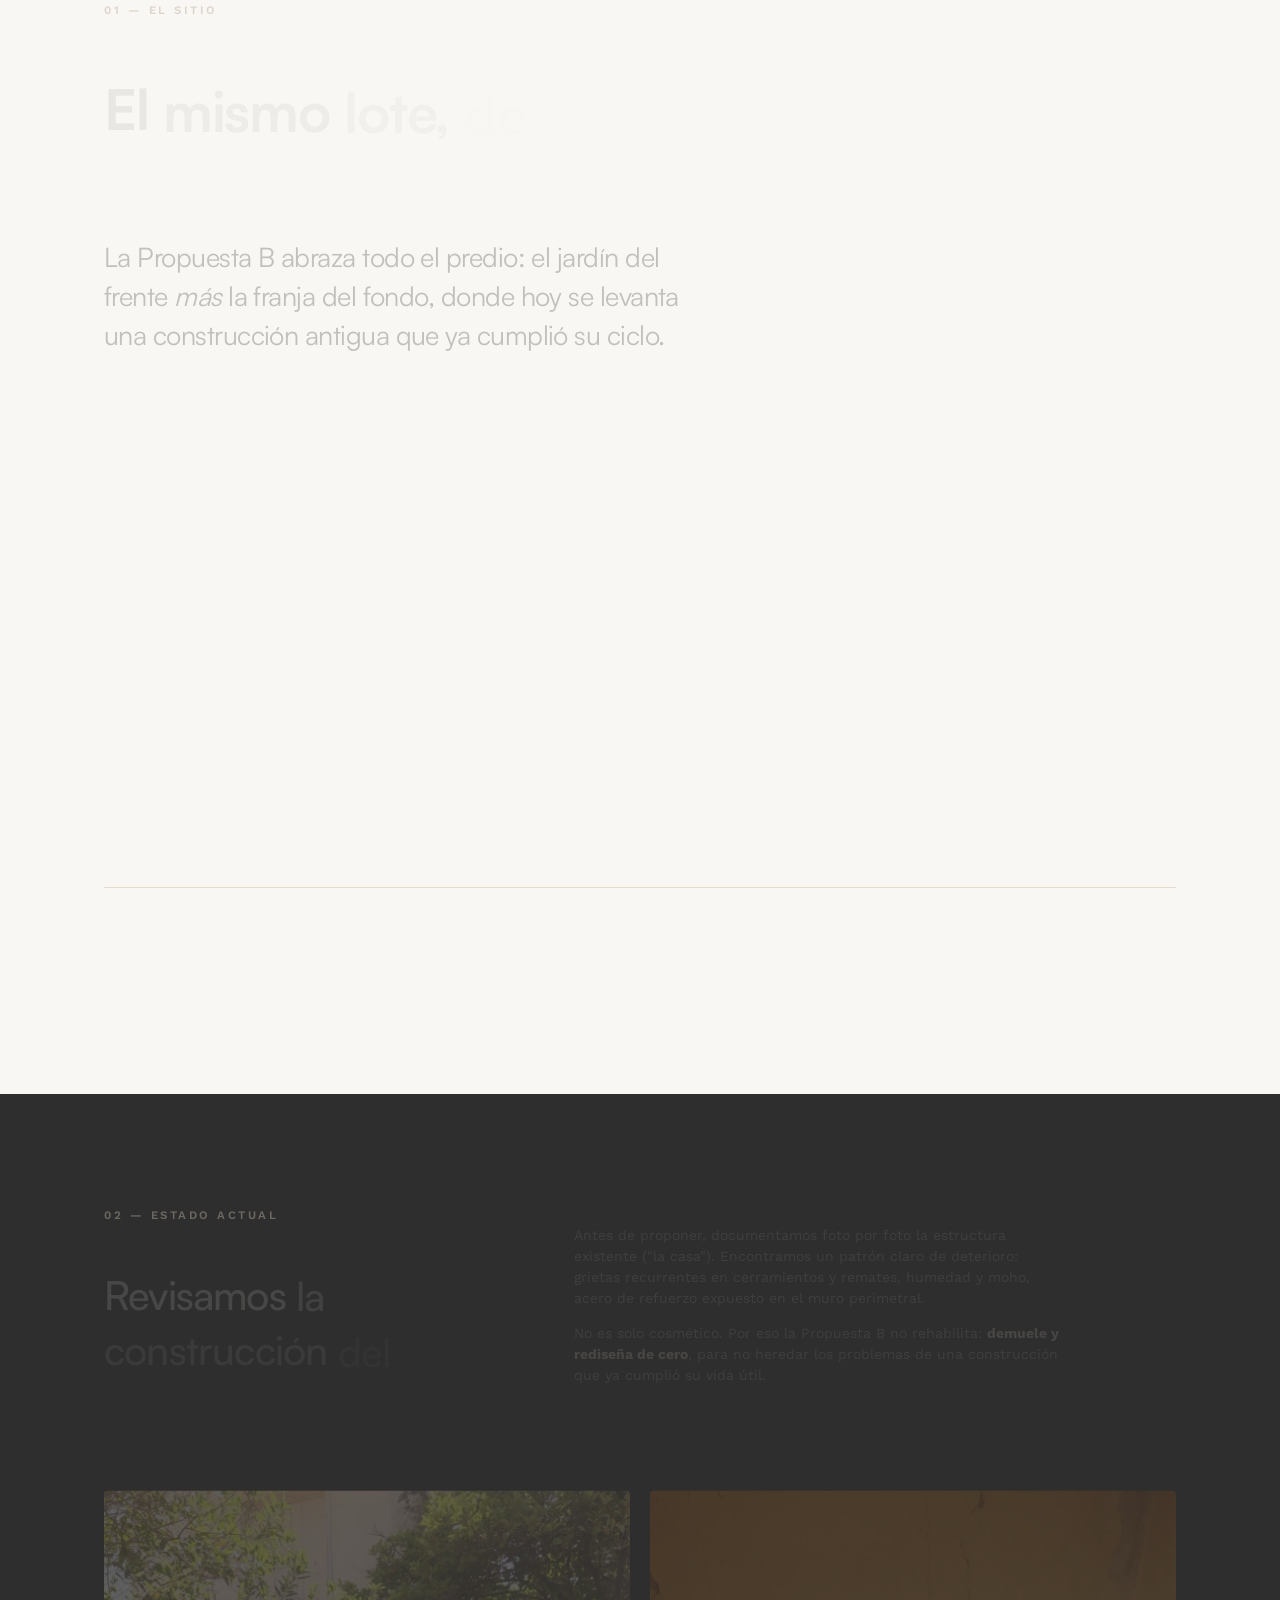
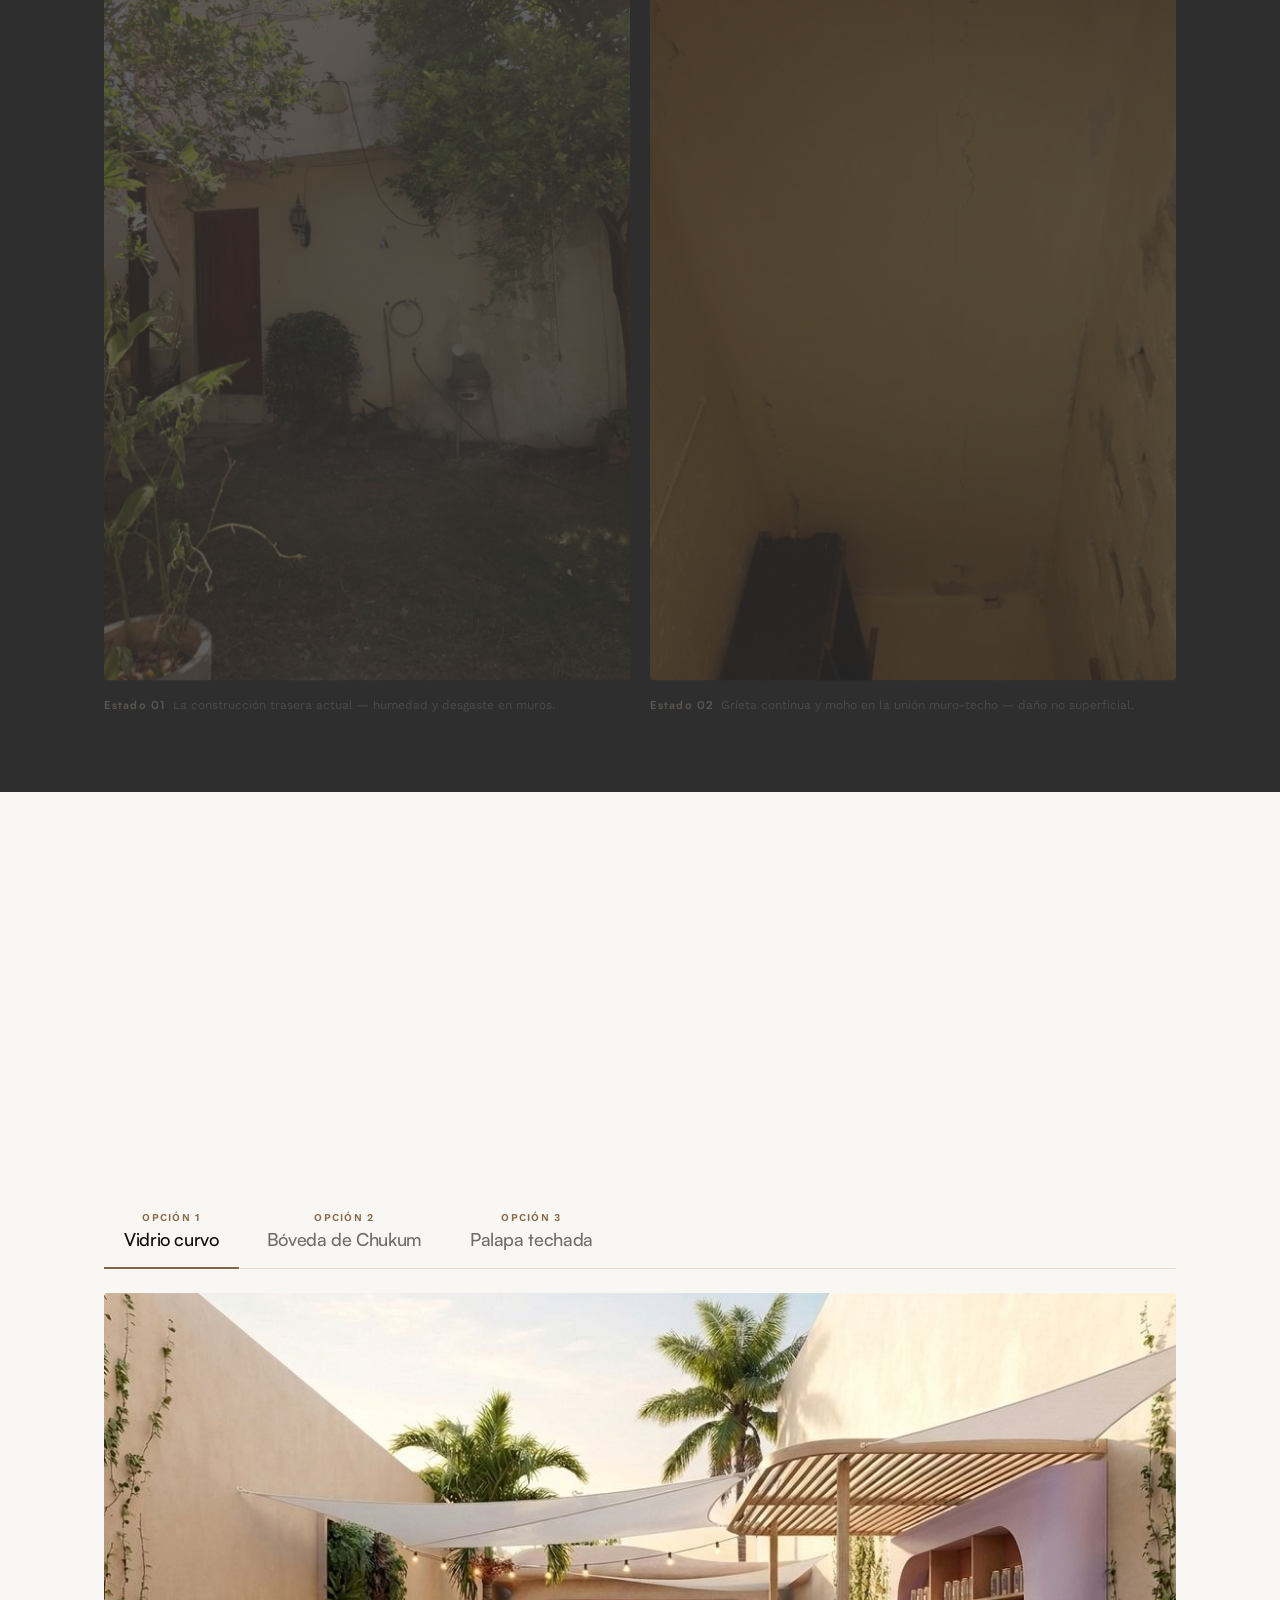
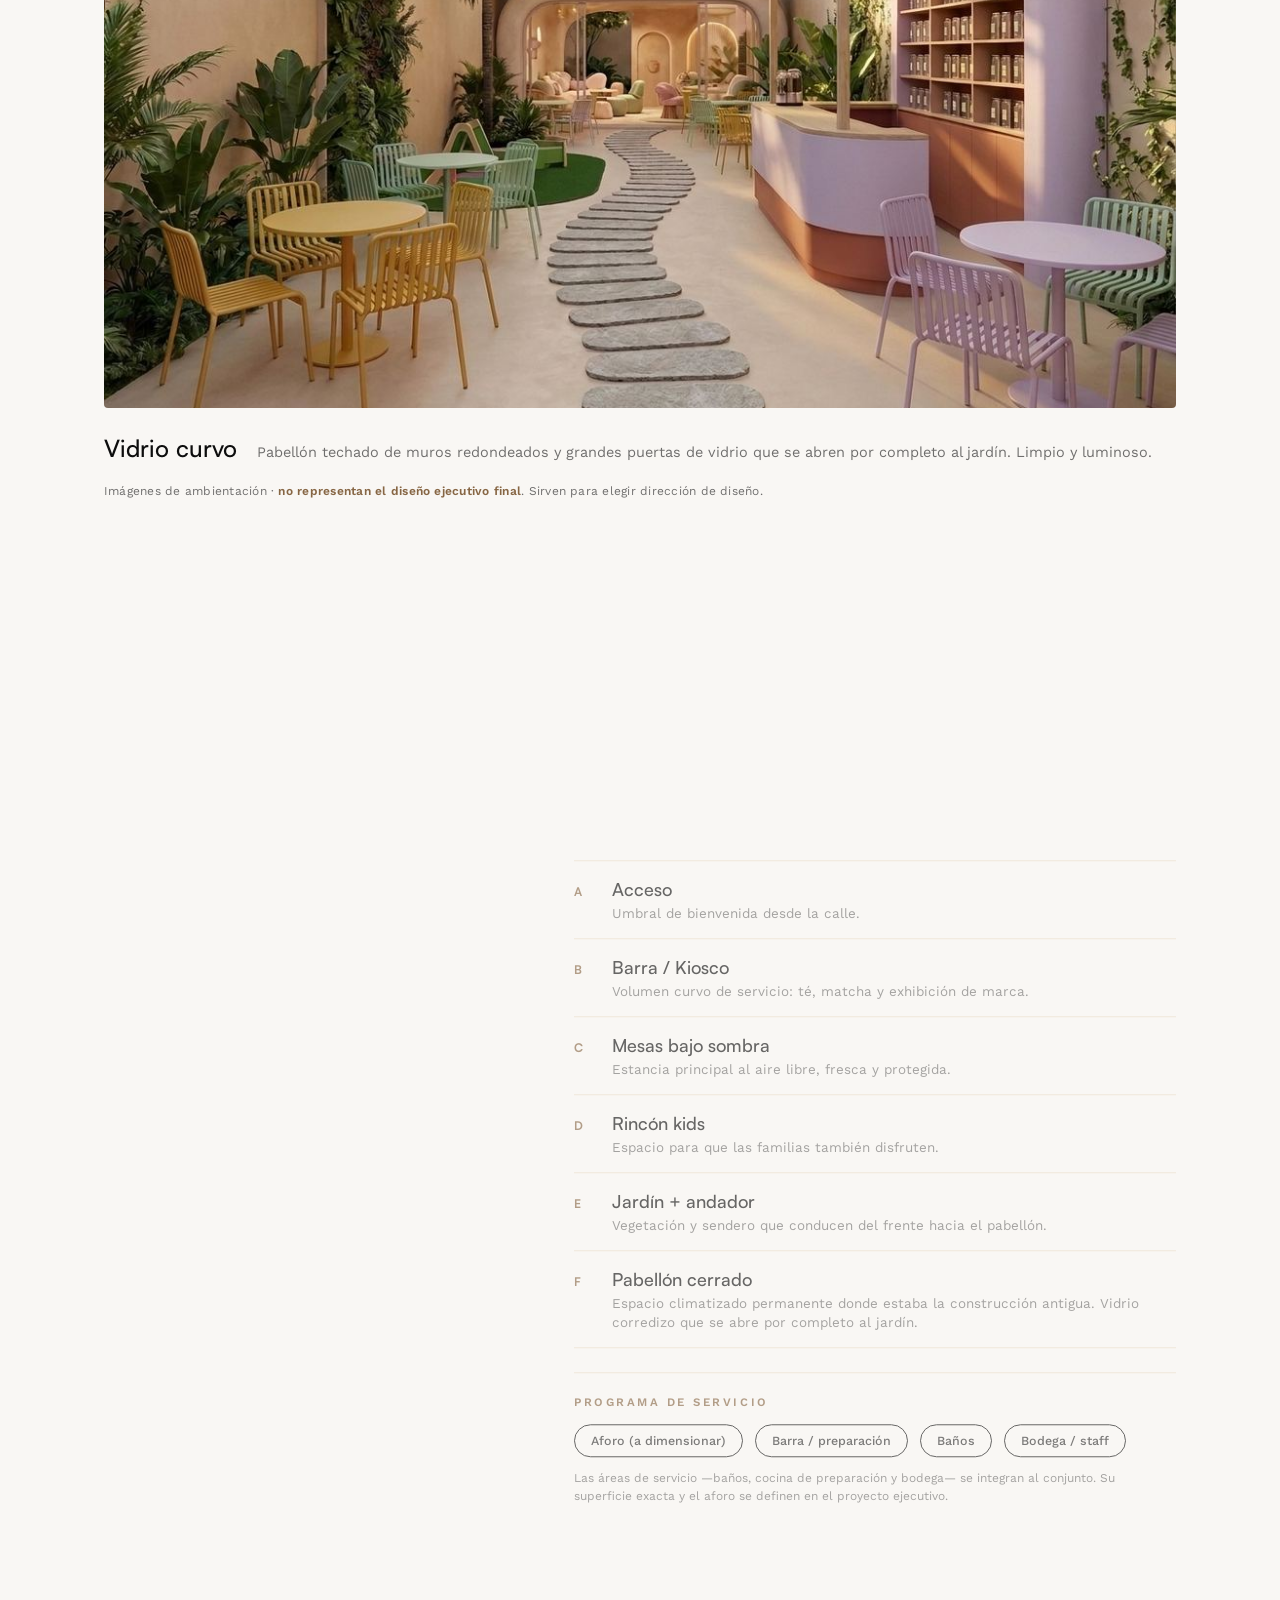
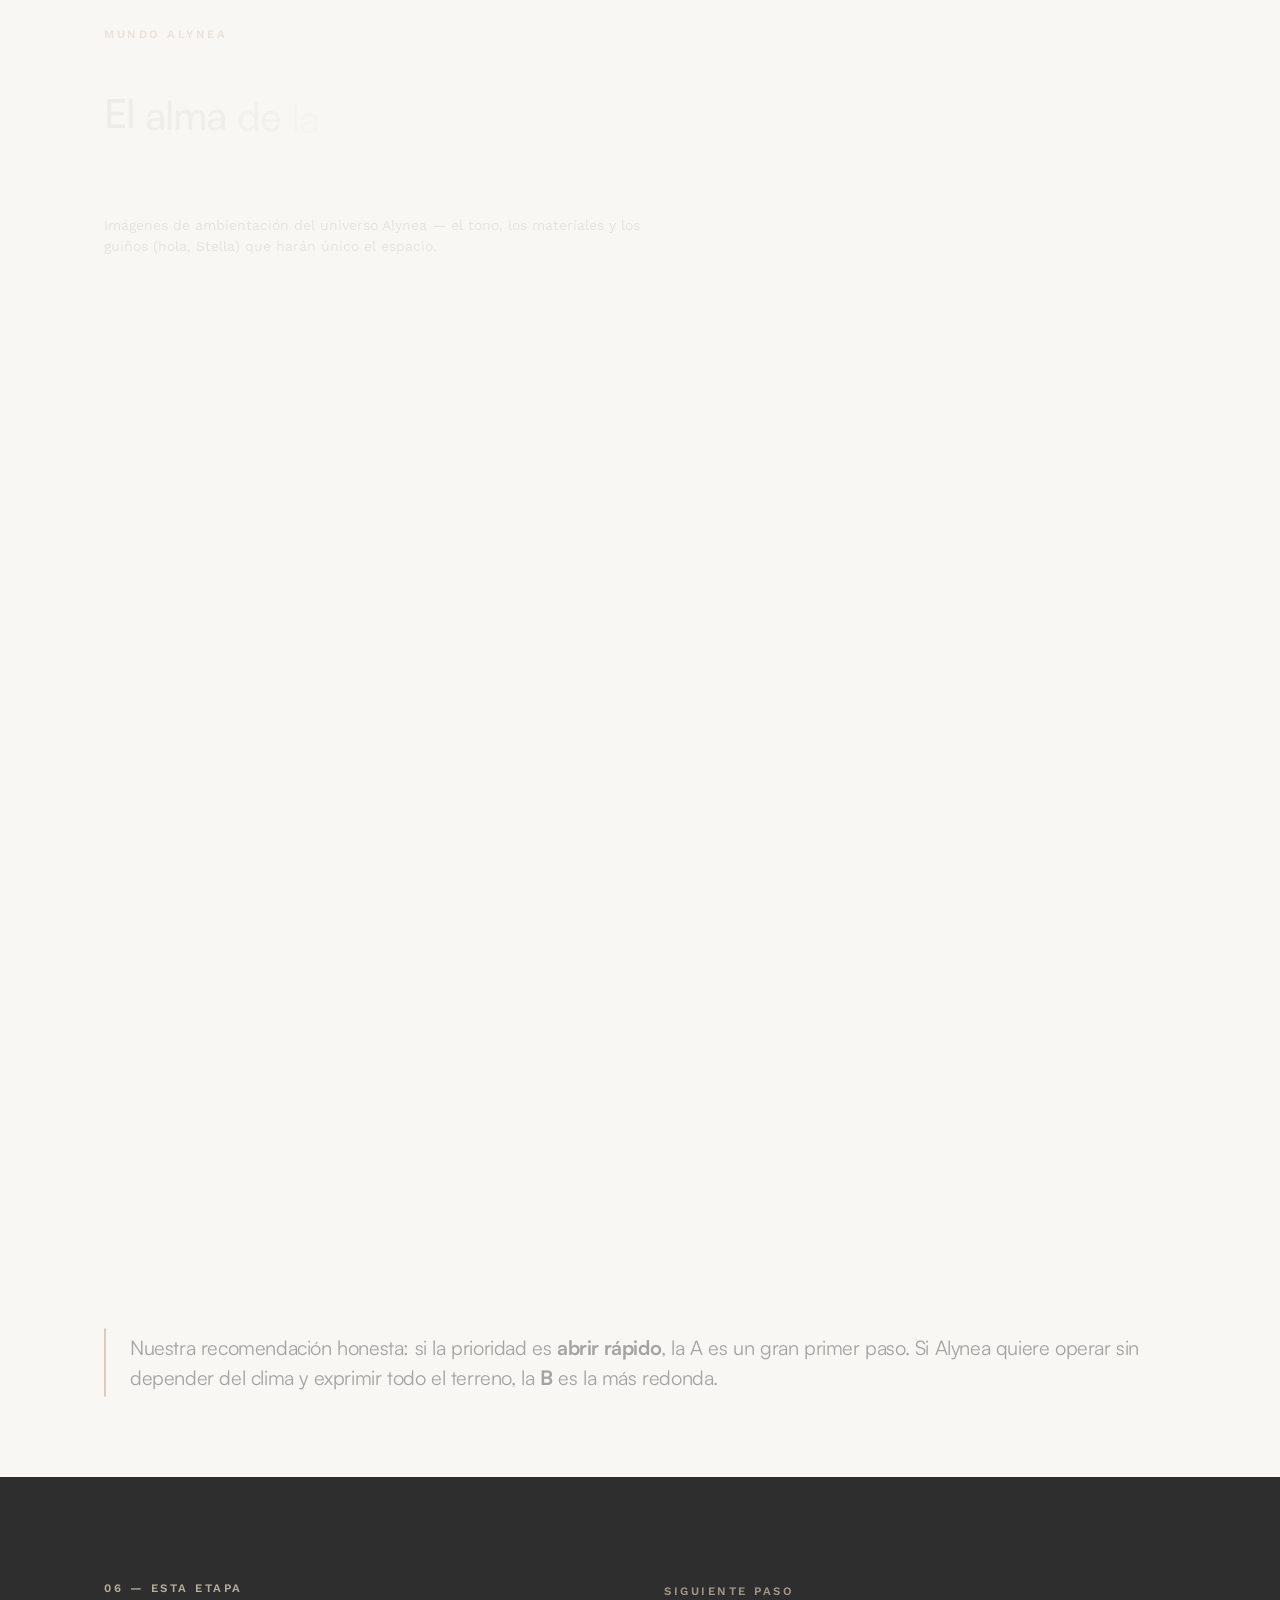
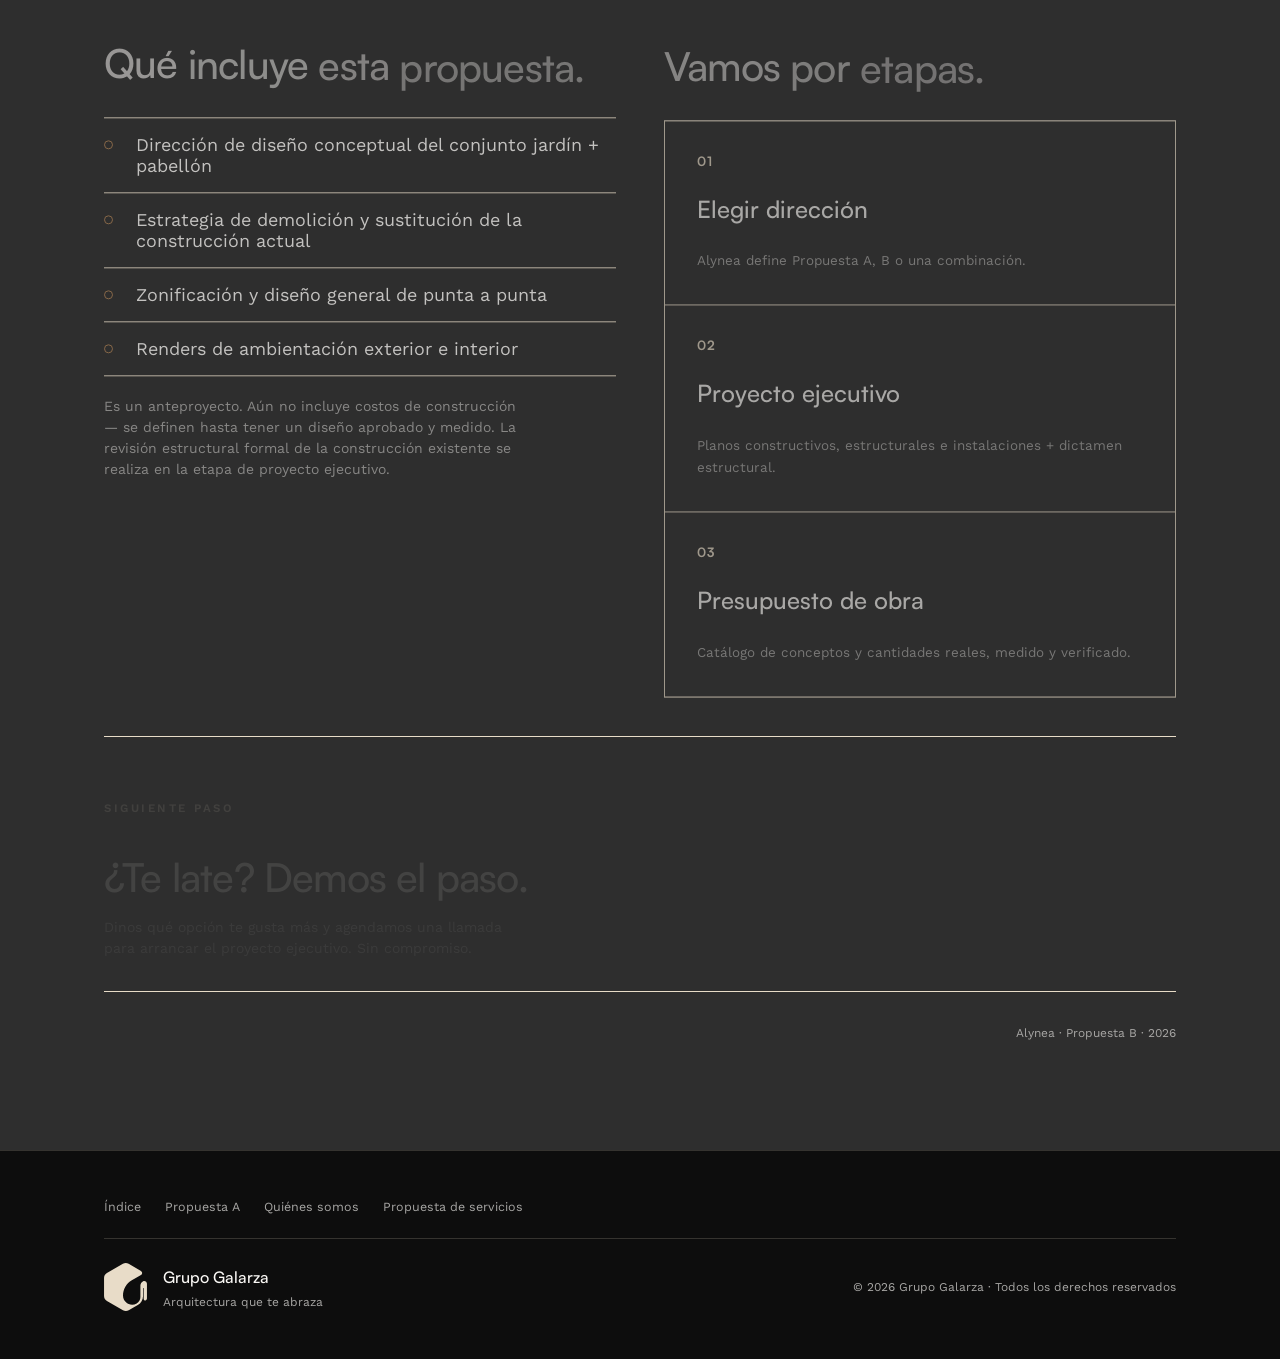
<file: propuesta-b/index.html>
<!DOCTYPE html><html lang="es" style="--clientePrimario: #C9B8E0;--clienteSecundario: #A9D8BE;--clienteAcento: #E6A87E;"> <head><meta charset="utf-8"><meta name="robots" content="noindex, nofollow"><meta name="viewport" content="width=device-width, initial-scale=1"><title>Alynea · Jardín de Té — Propuesta B</title><meta name="description" content="Jardín + Pabellón — solución completa de punta a punta, 190.74 m²."><!-- Open Graph --><meta property="og:type" content="website"><meta property="og:title" content="Alynea · Jardín de Té — Propuesta B"><meta property="og:description" content="Jardín + Pabellón — solución completa de punta a punta, 190.74 m²."><meta property="og:url" content="https://grupogalarza.github.io/alynea/"><link rel="icon" type="image/svg+xml" href="/brand/isotipo-negro.svg"><!-- has-js: se activa apenas corre JS; sin JS el contenido sigue legible. --><script>
      document.documentElement.classList.add('has-js');
    </script><!-- Reveal-scroll (anime.js v4, self-hosted). Sin JS o si algo falla, los
         elementos [data-reveal]/[data-reveal-title] quedan en su estado
         estático normal (100% visibles) — no hay pre-hide por CSS a propósito,
         ver docs/APRENDIZAJES.md § Fase 3.
         GOTCHA: un script tag con atributo src se trata como is:inline
         (passthrough crudo, sin bundling de Vite) — el import de animejs
         nunca se resolvería en el build. El import va DENTRO de un tag
         SIN atributos para que Astro lo procese/bundlee. --><script type="module" src="/_astro/Base.astro_astro_type_script_index_0_lang.B79JQ8iV.js"></script><!-- Paleta del cliente: variables --cliente-* (NO las tocan los componentes galarza/). --><link rel="stylesheet" href="/_astro/grupo-galarza.CFqa31GN.css">
<style>.cover-doc-bar[data-astro-cid-pwys7xna]{position:relative;z-index:2;display:flex;justify-content:space-between;padding:var(--space-6) var(--container-pad) 0}.cover-proyecto[data-astro-cid-pwys7xna]{font-family:var(--font-heading);font-weight:500;font-size:clamp(16px,1.8vw,20px);color:var(--detail);letter-spacing:var(--tracking-normal);margin:0 0 var(--space-3)}.cover-tagline[data-astro-cid-pwys7xna]{font-family:var(--font-heading);font-weight:500;font-size:clamp(18px,2.2vw,24px);color:var(--detail);margin:var(--space-3) 0 0}
</style></head> <body style="--clientePrimario: #C9B8E0;--clienteSecundario: #A9D8BE;--clienteAcento: #E6A87E;">  <header class="gg-header no-print" data-astro-cid-jdhq7kue> <div class="container gg-header__inner" data-astro-cid-jdhq7kue> <div class="gg-header__brand-group" data-astro-cid-jdhq7kue> <a href="/" class="gg-header__brand" aria-label="Volver al índice del proyecto" data-astro-cid-jdhq7kue> <span class="gg-header__logo" style="mask-image:url(/brand/isotipo-negro.svg);-webkit-mask-image:url(/brand/isotipo-negro.svg)" aria-hidden="true" data-astro-cid-jdhq7kue></span> <span class="gg-header__indice" aria-hidden="true" data-astro-cid-jdhq7kue>Índice</span> </a> <span class="label gg-header__tagline" data-astro-cid-jdhq7kue>Arquitectura que te abraza</span> </div> <style>astro-island,astro-slot,astro-static-slot{display:contents}</style><script>(()=>{var a=(s,i,o)=>{let r=async()=>{await(await s())()},t=typeof i.value=="object"?i.value:void 0,c={rootMargin:t==null?void 0:t.rootMargin},n=new IntersectionObserver(e=>{for(let l of e)if(l.isIntersecting){n.disconnect(),r();break}},c);for(let e of o.children)n.observe(e)};(self.Astro||(self.Astro={})).visible=a;window.dispatchEvent(new Event("astro:visible"));})();</script><script>(()=>{var A=Object.defineProperty;var g=(i,o,a)=>o in i?A(i,o,{enumerable:!0,configurable:!0,writable:!0,value:a}):i[o]=a;var d=(i,o,a)=>g(i,typeof o!="symbol"?o+"":o,a);{let i={0:t=>m(t),1:t=>a(t),2:t=>new RegExp(t),3:t=>new Date(t),4:t=>new Map(a(t)),5:t=>new Set(a(t)),6:t=>BigInt(t),7:t=>new URL(t),8:t=>new Uint8Array(t),9:t=>new Uint16Array(t),10:t=>new Uint32Array(t),11:t=>1/0*t},o=t=>{let[l,e]=t;return l in i?i[l](e):void 0},a=t=>t.map(o),m=t=>typeof t!="object"||t===null?t:Object.fromEntries(Object.entries(t).map(([l,e])=>[l,o(e)]));class y extends HTMLElement{constructor(){super(...arguments);d(this,"Component");d(this,"hydrator");d(this,"hydrate",async()=>{var b;if(!this.hydrator||!this.isConnected)return;let e=(b=this.parentElement)==null?void 0:b.closest("astro-island[ssr]");if(e){e.addEventListener("astro:hydrate",this.hydrate,{once:!0});return}let c=this.querySelectorAll("astro-slot"),n={},h=this.querySelectorAll("template[data-astro-template]");for(let r of h){let s=r.closest(this.tagName);s!=null&&s.isSameNode(this)&&(n[r.getAttribute("data-astro-template")||"default"]=r.innerHTML,r.remove())}for(let r of c){let s=r.closest(this.tagName);s!=null&&s.isSameNode(this)&&(n[r.getAttribute("name")||"default"]=r.innerHTML)}let p;try{p=this.hasAttribute("props")?m(JSON.parse(this.getAttribute("props"))):{}}catch(r){let s=this.getAttribute("component-url")||"<unknown>",v=this.getAttribute("component-export");throw v&&(s+=` (export ${v})`),console.error(`[hydrate] Error parsing props for component ${s}`,this.getAttribute("props"),r),r}let u;await this.hydrator(this)(this.Component,p,n,{client:this.getAttribute("client")}),this.removeAttribute("ssr"),this.dispatchEvent(new CustomEvent("astro:hydrate"))});d(this,"unmount",()=>{this.isConnected||this.dispatchEvent(new CustomEvent("astro:unmount"))})}disconnectedCallback(){document.removeEventListener("astro:after-swap",this.unmount),document.addEventListener("astro:after-swap",this.unmount,{once:!0})}connectedCallback(){if(!this.hasAttribute("await-children")||document.readyState==="interactive"||document.readyState==="complete")this.childrenConnectedCallback();else{let e=()=>{document.removeEventListener("DOMContentLoaded",e),c.disconnect(),this.childrenConnectedCallback()},c=new MutationObserver(()=>{var n;((n=this.lastChild)==null?void 0:n.nodeType)===Node.COMMENT_NODE&&this.lastChild.nodeValue==="astro:end"&&(this.lastChild.remove(),e())});c.observe(this,{childList:!0}),document.addEventListener("DOMContentLoaded",e)}}async childrenConnectedCallback(){let e=this.getAttribute("before-hydration-url");e&&await import(e),this.start()}async start(){let e=JSON.parse(this.getAttribute("opts")),c=this.getAttribute("client");if(Astro[c]===void 0){window.addEventListener(`astro:${c}`,()=>this.start(),{once:!0});return}try{await Astro[c](async()=>{let n=this.getAttribute("renderer-url"),[h,{default:p}]=await Promise.all([import(this.getAttribute("component-url")),n?import(n):()=>()=>{}]),u=this.getAttribute("component-export")||"default";if(!u.includes("."))this.Component=h[u];else{this.Component=h;for(let f of u.split("."))this.Component=this.Component[f]}return this.hydrator=p,this.hydrate},e,this)}catch(n){console.error(`[astro-island] Error hydrating ${this.getAttribute("component-url")}`,n)}}attributeChangedCallback(){this.hydrate()}}d(y,"observedAttributes",["props"]),customElements.get("astro-island")||customElements.define("astro-island",y)}})();</script><astro-island uid="Z2793uD" prefix="r1" component-url="/_astro/Magnet.DsvVa4Si.js" component-export="default" renderer-url="/_astro/client.nFz3bvDj.js" props="{&quot;strength&quot;:[0,0.25],&quot;data-astro-cid-jdhq7kue&quot;:[0,true]}" ssr client="visible" opts="{&quot;name&quot;:&quot;Magnet&quot;,&quot;value&quot;:true}" await-children><div class="magnet"><astro-slot> <a class="btn btn-ghost gg-header__whatsapp" href="https://wa.me/529988703670?text=Hola%20Grupo%20Galarza%2C%20vi%20la%20propuesta%20de%20Alynea%20y%20me%20interesa%20platicar." target="_blank" rel="noopener" data-astro-cid-jdhq7kue>
WhatsApp
</a> </astro-slot></div><!--astro:end--></astro-island> </div> </header>   <header class="cover scheme-b" data-reveal data-astro-cid-pwys7xna> <div class="cover-media" data-astro-cid-pwys7xna> <img src="/assets/renders/propB_hero.jpg" alt="Render conceptual del pabellón techado de vidrio curvo, con puertas que se abren por completo al jardín" data-astro-cid-pwys7xna> </div> <div class="cover-doc-bar no-print" data-astro-cid-pwys7xna> <span class="cover-doc" data-astro-cid-pwys7xna>Grupo Galarza</span> <span class="cover-doc" data-astro-cid-pwys7xna>Anteproyecto · Propuesta B</span> </div> <div class="cover-body" data-astro-cid-pwys7xna> <p class="kicker" data-astro-cid-pwys7xna>Anteproyecto conceptual · Espacio comercial</p> <p class="cover-proyecto" data-astro-cid-pwys7xna>Alynea — Jardín de Té</p> <h1 class="display" data-reveal-title data-astro-cid-pwys7xna> Propuesta B  <br data-astro-cid-pwys7xna> Jardín + Pabellón </h1>  <div class="meta-row" data-astro-cid-pwys7xna> <div data-astro-cid-pwys7xna> <div class="ml" data-astro-cid-pwys7xna>Preparado para</div> <div class="mv" data-astro-cid-pwys7xna>Itzel M. · Alynea</div> </div><div data-astro-cid-pwys7xna> <div class="ml" data-astro-cid-pwys7xna>Ubicación</div> <div class="mv" data-astro-cid-pwys7xna>Calle Fonatur, Cancún, Q.R.</div> </div><div data-astro-cid-pwys7xna> <div class="ml" data-astro-cid-pwys7xna>Superficie</div> <div class="mv" data-astro-cid-pwys7xna>190.74 m²</div> </div> </div> </div> <div class="cover-foot" data-astro-cid-pwys7xna> <span class="cover-doc" data-astro-cid-pwys7xna>Propuesta 2 de 2</span> <span class="cover-doc" data-astro-cid-pwys7xna>Grupo Galarza · 2026</span> </div> </header>   <section class="section-sm"> <div class="container"> <div style="max-width:66ch;" data-reveal> <p class="kicker">En breve</p> <p class="lede">
Alynea busca un segundo local con alma propia. La <strong>Propuesta B</strong> abraza todo el terreno: el
          jardín de té del frente <em>y</em> un pabellón climatizado al fondo, donde hoy está la construcción
          antigua — un solo espacio, de punta a punta, que funciona pase lo que pase el clima.
</p> <p style="margin-top:var(--space-5);max-width:60ch;">
Como despacho <em>y</em> constructora, en Galarza diseñamos, construimos y mantenemos: una sola
          responsable del concepto a la entrega. Lo que sigue es la dirección de diseño — los detalles técnicos y la
          inversión se afinan por etapas.
</p> </div> </div> </section>  <section class="section"> <div class="container"> <div style="max-width:60ch;margin-bottom:var(--space-12);" data-reveal> <p class="kicker">01 — El sitio</p> <h2 class="h1" data-reveal-title>El mismo lote, de punta a punta.</h2> <p class="lede">
La Propuesta B abraza todo el predio: el jardín del frente <em>más</em> la franja del fondo, donde hoy se
          levanta una construcción antigua que ya cumplió su ciclo.
</p> </div> <div class="grid grid-2" style="gap:var(--space-8);margin-bottom:var(--space-10);"> <figure class="figure" data-reveal> <img src="/assets/sitio_dron.jpg" alt="Vista aérea del terreno con dimensiones"> <figcaption><span class="fnum">Fig. 01</span><span class="caption">Levantamiento — frente 10.20 m, fondo 18.70 m incluyendo la construcción trasera.</span></figcaption> </figure> <figure class="figure" data-reveal> <img src="/assets/terreno_ubicacion.jpg" alt="Ubicación del terreno"> <figcaption><span class="fnum">Fig. 02</span><span class="caption">Ubicación — Calle Fonatur, junto a Residencial Villa Aurora.</span></figcaption> </figure> </div> <hr class="divider" style="margin-bottom:var(--space-8);"> <div class="stats" data-reveal> <div class="stat"> <div class="n"> 10.20 <span class="u">m</span> </div> <div class="l">Frente / acceso</div> </div><div class="stat"> <div class="n"> 18.70 <span class="u">m</span> </div> <div class="l">Fondo total</div> </div><div class="stat"> <div class="n"> 190.74 <span class="u">m²</span> </div> <div class="l">Superficie de intervención</div> </div><div class="stat"> <div class="n"> +41.82 <span class="u">m²</span> </div> <div class="l">vs. Propuesta A</div> </div> </div> </div> </section>  <section class="section scheme-b deep"> <div class="container"> <div class="grid grid-5-7" style="gap:var(--space-10);margin-bottom:var(--space-10);align-items:start;"> <div data-reveal> <p class="kicker">02 — Estado actual</p> <h2 data-reveal-title>Revisamos la construcción del fondo, a fondo.</h2> </div> <div data-reveal> <p class="body-sm" style="max-width:54ch;">
Antes de proponer, documentamos foto por foto la estructura existente ("la casa"). Encontramos un
            patrón claro de deterioro: grietas recurrentes en cerramientos y remates, humedad y moho, acero de
            refuerzo expuesto en el muro perimetral.
</p> <p class="body-sm" style="max-width:54ch;">
No es solo cosmético. Por eso la Propuesta B no rehabilita: <strong style="color:var(--detail)">demuele
            y rediseña de cero</strong>, para no heredar los problemas de una construcción que ya cumplió su vida
            útil.
</p> </div> </div> <div class="grid grid-2" style="gap:var(--space-5);" data-reveal> <figure class="figure"> <img src="/assets/estado_casa.jpg" alt="Muro trasero con manchas de humedad y desgaste superficial"> <figcaption><span class="fnum">Estado 01</span><span class="caption">La construcción trasera actual — humedad y desgaste en muros.</span></figcaption> </figure> <figure class="figure"> <img src="/assets/estado_dano.jpg" alt="Grieta continua y moho visible en la unión entre muro y techo"> <figcaption><span class="fnum">Estado 02</span><span class="caption">Grieta continua y moho en la unión muro-techo — daño no superficial.</span></figcaption> </figure> </div> </div> </section>  <section class="section"> <div class="container"> <div style="max-width:60ch;margin-bottom:var(--space-10);" data-reveal> <p class="kicker">03 — Opciones de diseño</p> <h2 data-reveal-title>El jardín es el mismo; el pabellón, tres caracteres distintos.</h2> <p>
El jardín de té del frente se mantiene — mismo lenguaje curvo y pastel — y al fondo, donde estaba la
          construcción antigua, nace un <strong>pabellón cerrado y climatizado</strong>. Toca cada opción para
          elegir su carácter.
</p> </div> <div class="optgallery" data-galeria-opciones>  <div class="opt-tabs" data-tabs-nav role="tablist" aria-label="Opciones de diseño"> <button type="button" class="opt-tab is-active" data-opt="1" role="tab" id="tab-opt-1" aria-selected="true" aria-controls="panel-opt-1"> <span class="on">Opción 1</span> Vidrio curvo </button><button type="button" class="opt-tab" data-opt="2" role="tab" id="tab-opt-2" aria-selected="false" aria-controls="panel-opt-2"> <span class="on">Opción 2</span> Bóveda de Chukum </button><button type="button" class="opt-tab" data-opt="3" role="tab" id="tab-opt-3" aria-selected="false" aria-controls="panel-opt-3"> <span class="on">Opción 3</span> Palapa techada </button> </div> <div class="opt-stage"> <figure class="opt-panel is-active" data-tab-panel data-opt="1" role="tabpanel" id="panel-opt-1" aria-labelledby="tab-opt-1">  <img src="/assets/renders/propB_hero.jpg" alt="Opción 1 Vidrio curvo — pabellón techado con puertas de vidrio al jardín"> <div class="opt-desc"> <span class="ot">Vidrio curvo</span> <span class="od">Pabellón techado de muros redondeados y grandes puertas de vidrio que se abren por completo al jardín. Limpio y luminoso.</span> </div> </figure><figure class="opt-panel" data-tab-panel data-opt="2" role="tabpanel" id="panel-opt-2" aria-labelledby="tab-opt-2">  <img src="/assets/renders/propB_opt2.jpg" alt="Opción 2 Bóveda de Chukum — pabellón abovedado y jardín con sombra"> <div class="opt-desc"> <span class="ot">Bóveda de Chukum</span> <span class="od">Pabellón abovedado con acabado chukum caribeño, y un jardín bien sombreado. Cálido y artesanal, con un aire boutique estilo Tulum.</span> </div> </figure><figure class="opt-panel" data-tab-panel data-opt="3" role="tabpanel" id="panel-opt-3" aria-labelledby="tab-opt-3">  <img src="/assets/renders/propB_opt3.jpg" alt="Opción 3 Palapa techada — pabellón bajo palapa caribeña"> <div class="opt-desc"> <span class="ot">Palapa techada</span> <span class="od">Pabellón bajo una palapa caribeña contemporánea: techo de palma que da sombra fresca — ideal para el sol de Cancún. Cálido y con brisa.</span> </div> </figure> </div> <p class="opt-hint">
Imágenes de ambientación · <b>no representan el diseño ejecutivo final</b>. Sirven para elegir dirección de diseño.
</p> </div> <script type="module">function c(){document.querySelectorAll("[data-galeria-opciones]").forEach(a=>{const o=Array.from(a.querySelectorAll("[data-tabs-nav] [data-opt]")),s=Array.from(a.querySelectorAll("[data-tab-panel]"));function act(e){const i=e.getAttribute("data-opt");o.forEach(t=>{const r=t===e;t.classList.toggle("is-active",r),t.setAttribute("aria-selected",r?"true":"false"),t.setAttribute("tabindex",r?"0":"-1")}),s.forEach(t=>{const r=t.getAttribute("data-opt")===i;t.classList.toggle("is-active",r),t.setAttribute("tabindex",r?"0":"-1")})}o.forEach((e,i)=>{e.setAttribute("tabindex",e.classList.contains("is-active")?"0":"-1"),e.addEventListener("click",()=>act(e)),e.addEventListener("keydown",t=>{let r=null;t.key==="ArrowRight"||t.key==="ArrowDown"?r=o[(i+1)%o.length]:t.key==="ArrowLeft"||t.key==="ArrowUp"?r=o[(i-1+o.length)%o.length]:t.key==="Home"?r=o[0]:t.key==="End"&&(r=o[o.length-1]),r&&(t.preventDefault(),act(r),r.focus())})}),s.forEach(t=>t.setAttribute("tabindex",t.classList.contains("is-active")?"0":"-1"))})}document.readyState==="loading"?document.addEventListener("DOMContentLoaded",c):c();</script> </div> </section>  <section class="section" style="padding-top:0;"> <div class="container"> <div style="max-width:58ch;margin-bottom:var(--space-10);" data-reveal> <p class="kicker">04 — Zonificación</p> <h2 data-reveal-title>Cómo se organiza el espacio.</h2> <p class="body-sm">
Diagrama conceptual de zonas — sin cotas de proyecto ejecutivo. La construcción del fondo se demuele y se
          reemplaza por el pabellón cerrado; el jardín se despliega hacia el frente.
</p> </div> <div class="grid grid-5-7" style="gap:var(--space-10);align-items:start;"> <div class="siteplan" data-reveal> <svg viewBox="0 0 426 690" xmlns="http://www.w3.org/2000/svg" role="img" aria-label="Plano de zonificación Propuesta B"> <line class="plan-wall" x1="70" y1="60" x2="70" y2="621"></line> <line class="plan-wall" x1="376" y1="60" x2="376" y2="621"></line> <text class="plan-lab" x="58" y="340" text-anchor="middle" transform="rotate(-90 58 340)">Muro colindante</text> <text class="plan-lab" x="388" y="340" text-anchor="middle" transform="rotate(90 388 340)">Muro colindante</text> <rect class="plan-lot" x="70" y="60" width="306" height="561"></rect> <path class="plan-zone solid" d="M84,74 C160,68 300,68 362,80 C366,120 366,168 360,182 C300,190 150,190 90,184 C82,150 80,100 84,74 Z"></path> <text class="plan-tl ocre" x="223" y="120" text-anchor="middle">Pabellón cerrado</text> <text class="plan-lab" x="223" y="138" text-anchor="middle" style="fill:#8a6543">Climatizado</text> <line class="plan-glass" x1="100" y1="188" x2="346" y2="188"></line> <text class="plan-lab" x="223" y="205" text-anchor="middle">Vidrio corredizo — se abre al jardín</text> <path class="plan-path" d="M223,621 C205,570 250,540 235,495 C220,450 185,420 205,360 C222,308 250,290 235,235 C228,212 224,200 223,190"></path> <path class="plan-zone" d="M95,228 C160,220 300,222 348,236 C354,262 350,286 300,286 C230,286 150,286 100,278 C90,262 89,240 95,228 Z"></path> <text class="plan-tl" x="215" y="258" text-anchor="middle" style="fill:#a89a82">Jardín</text> <path class="plan-zone accent" d="M198,300 C288,292 352,304 356,368 C360,414 326,452 258,448 C208,444 190,410 190,362 C191,330 192,310 198,300 Z"></path> <text class="plan-tl" x="274" y="372" text-anchor="middle">Mesas</text> <text class="plan-lab" x="274" y="388" text-anchor="middle">bajo sombra</text> <path class="plan-zone" d="M92,315 C122,308 160,314 166,346 C171,376 150,396 118,392 C96,389 84,368 86,346 C87,332 88,322 92,315 Z"></path> <text class="plan-tl" x="126" y="356" text-anchor="middle">Kids</text> <path class="plan-zone accent" d="M250,470 C332,462 358,484 356,524 C354,560 320,576 278,572 C242,568 236,532 240,500 C243,482 245,474 250,470 Z"></path> <text class="plan-tl ocre" x="298" y="516" text-anchor="middle">Barra /</text> <text class="plan-tl ocre" x="298" y="533" text-anchor="middle">Kiosco</text> <path class="plan-zone" d="M95,505 C142,498 186,504 193,540 C198,572 172,592 130,588 C100,585 86,562 88,534 C89,518 90,510 95,505 Z"></path> <text class="plan-tl" x="138" y="548" text-anchor="middle">Acceso</text> <text class="plan-zn" x="100" y="90" text-anchor="middle">F</text> <text class="plan-zn" x="108" y="244" text-anchor="middle">E</text> <text class="plan-zn" x="210" y="320" text-anchor="middle">C</text> <text class="plan-zn" x="100" y="332" text-anchor="middle">D</text> <text class="plan-zn" x="256" y="490" text-anchor="middle">B</text> <text class="plan-zn" x="104" y="524" text-anchor="middle">A</text> <line class="plan-lot" x1="70" y1="637" x2="376" y2="637" stroke-dasharray="3 4"></line> <text class="plan-lab" x="223" y="655" text-anchor="middle" style="fill:#8a6543">Calle Fonatur — frente</text> <text class="plan-dim" x="223" y="671" text-anchor="middle">◄ 10.20 m ►</text> <text class="plan-dim" x="410" y="340" text-anchor="middle" transform="rotate(90 410 340)">18.70 m</text> </svg> </div> <div data-reveal> <ul class="zone-legend"> <li><span class="zn">A</span><span class="zt"><b>Acceso</b><span>Umbral de bienvenida desde la calle.</span></span></li> <li><span class="zn">B</span><span class="zt"><b>Barra / Kiosco</b><span>Volumen curvo de servicio: té, matcha y exhibición de marca.</span></span></li> <li><span class="zn">C</span><span class="zt"><b>Mesas bajo sombra</b><span>Estancia principal al aire libre, fresca y protegida.</span></span></li> <li><span class="zn">D</span><span class="zt"><b>Rincón kids</b><span>Espacio para que las familias también disfruten.</span></span></li> <li><span class="zn">E</span><span class="zt"><b>Jardín + andador</b><span>Vegetación y sendero que conducen del frente hacia el pabellón.</span></span></li> <li><span class="zn">F</span><span class="zt"><b>Pabellón cerrado</b><span>Espacio climatizado permanente donde estaba la construcción antigua. Vidrio corredizo que se abre por completo al jardín.</span></span></li> </ul> <div style="margin-top:var(--space-6);padding-top:var(--space-5);border-top:1px solid var(--divider);"> <p class="kicker" style="margin-bottom:var(--space-3);">Programa de servicio</p> <div class="tags"> <span class="tag">Aforo (a dimensionar)</span> <span class="tag">Barra / preparación</span> <span class="tag">Baños</span> <span class="tag">Bodega / staff</span> </div> <p class="caption" style="margin-top:var(--space-3);">
Las áreas de servicio —baños, cocina de preparación y bodega— se integran al conjunto. Su superficie
              exacta y el aforo se definen en el proyecto ejecutivo.
</p> </div> </div> </div> </div> </section>  <section class="section" style="padding-top:0;"> <div class="container"> <div style="max-width:58ch;margin-bottom:var(--space-8);" data-reveal> <p class="kicker">Mundo Alynea</p> <h2 data-reveal-title>El alma de la marca, en cada detalle.</h2> <p class="body-sm">
Imágenes de ambientación del universo Alynea — el tono, los materiales y los guiños (hola, Stella) que
          harán único el espacio.
</p> </div> <!-- sin loading="lazy": ni verify-dom.mjs ni export-pdf.mjs simulan scroll,
     así que una imagen lazy suficientemente abajo en la página nunca dispara
     su carga en esos contextos — ver docs/APRENDIZAJES.md § Fase 4. --><div class="moodgrid" data-reveal> <figure class="figure"> <img src="/assets/renders/mood2.jpg" alt="Latas de té pastel junto a la mascota conejo Stella"> </figure><figure class="figure"> <img src="/assets/renders/mood1.jpg" alt="Tés y matcha en tazas pastel, vista superior"> </figure><figure class="figure"> <img src="/assets/renders/mood4.jpg" alt="Matcha latte en taza lavanda con el jardín de fondo"> </figure><figure class="figure"> <img src="/assets/renders/mood3.jpg" alt="Rincón de estar pastel con espejo en forma de conejo"> </figure> </div> <div class="callout" style="margin-top:var(--space-8);" data-reveal> <p>
El pabellón techado resuelve lo que el jardín no puede: un espacio fresco y protegido para la lluvia, el
          sol fuerte o un momento más íntimo — sin salir nunca del mundo de Alynea.
</p> </div> </div> </section>  <section class="section" style="padding-top:0;"> <div class="container"> <div style="max-width:62ch;margin-bottom:var(--space-10);" data-reveal> <p class="kicker">A o B</p> <h2 data-reveal-title>¿Cuál conviene? Depende de qué tan lejos quieras llegar hoy.</h2> <p class="body-sm">Las dos comparten el mismo jardín y el mismo lenguaje de marca. Lo que cambia es el alcance.</p> </div> <div class="grid grid-2" style="gap:0;border:1px solid var(--divider);" data-reveal> <div style="padding:var(--space-8);border-right:1px solid var(--divider);"> <p class="kicker" style="margin-bottom:var(--space-3);">Propuesta A · El Jardín</p> <p>Elígela si quieres <strong>abrir pronto</strong>, con el jardín como protagonista, la menor obra posible y dejando "la casa" del fondo para una fase futura.</p> <p class="caption" style="margin-top:var(--space-4);">148.92 m² · intervención enfocada</p> </div> <div style="padding:var(--space-8);"> <p class="kicker" style="margin-bottom:var(--space-3);">Propuesta B · Jardín + Pabellón</p> <p>Elígela si quieres una <strong>solución completa de punta a punta</strong>: resolver la construcción dañada del fondo y ganar un espacio climatizado que funciona todo el año.</p> <p class="caption" style="margin-top:var(--space-4);">190.74 m² · rediseño integral</p> </div> </div> <div class="callout" style="margin-top:var(--space-6);" data-reveal> <p>Nuestra recomendación honesta: si la prioridad es <strong>abrir rápido</strong>, la A es un gran primer paso. Si Alynea quiere operar sin depender del clima y exprimir todo el terreno, la <strong>B</strong> es la más redonda.</p> </div> </div> </section>  <section class="section scheme-b deep"> <div class="container"> <div class="grid grid-2" style="gap:var(--space-12);align-items:start;"> <div data-reveal> <p class="kicker">06 — Esta etapa</p> <h2 data-reveal-title>Qué incluye esta propuesta.</h2> <ul class="checklist"> <li>Dirección de diseño conceptual del conjunto jardín + pabellón</li> <li>Estrategia de demolición y sustitución de la construcción actual</li> <li>Zonificación y diseño general de punta a punta</li> <li>Renders de ambientación exterior e interior</li> </ul> <p class="body-sm" style="margin-top:var(--space-5);max-width:46ch;">
Es un anteproyecto. Aún no incluye costos de construcción — se definen hasta tener un diseño aprobado y
            medido. La revisión estructural formal de la construcción existente se realiza en la etapa de proyecto
            ejecutivo.
</p> </div> <div data-reveal> <p class="kicker">Siguiente paso</p> <h2 data-reveal-title>Vamos por etapas.</h2> <div class="steps" style="grid-template-columns:1fr;"> <div class="step"><div class="k">01</div><h3 class="h4">Elegir dirección</h3><p>Alynea define Propuesta A, B o una combinación.</p></div> <div class="step"><div class="k">02</div><h3 class="h4">Proyecto ejecutivo</h3><p>Planos constructivos, estructurales e instalaciones + dictamen estructural.</p></div> <div class="step"><div class="k">03</div><h3 class="h4">Presupuesto de obra</h3><p>Catálogo de conceptos y cantidades reales, medido y verificado.</p></div> </div> </div> </div> <hr class="divider" style="margin:var(--space-12) 0 var(--space-10);"> <div class="grid grid-2" style="align-items:end;gap:var(--space-8);"> <div data-reveal> <p class="kicker">Siguiente paso</p> <h2 style="margin-bottom:var(--space-3);">¿Te late? Demos el paso.</h2> <p class="body-sm" style="max-width:46ch;">
Dinos qué opción te gusta más y agendamos una llamada para arrancar el proyecto ejecutivo. Sin compromiso.
</p> </div> <div data-reveal> <div class="contact-row contact-row--sin-borde"> <span class="lab">Contacto</span><span class="val">Jesús González · Arquitecto fundador</span> </div> <div class="contact-row"> <span class="lab">Tel.</span><span class="val"><a href="tel:+529991725555">+52 999 172 55 55</a></span> </div> <div class="contact-row"> <span class="lab">Cel.</span><span class="val"><a href="tel:+529988703670">+52 998 870 3670</a></span> </div> <div class="contact-row"> <span class="lab">Mail</span><span class="val"><a href="mailto:grupogalarzadc@gmail.com">grupogalarzadc@gmail.com</a></span> </div> </div> </div> <hr class="divider" style="margin:var(--space-10) 0 var(--space-8);"> <p class="caption" style="text-align:right;">Alynea · Propuesta B · 2026</p> </section> <footer class="gg-footer scheme-b" data-astro-cid-f2x45eq6> <div class="container" data-astro-cid-f2x45eq6> <nav class="gg-footer__nav" aria-label="Más del proyecto" data-astro-cid-f2x45eq6> <a href="/" data-astro-cid-f2x45eq6>Índice</a> <a href="/propuesta-a" data-astro-cid-f2x45eq6>Propuesta A</a> <a href="/grupo-galarza" data-astro-cid-f2x45eq6>Quiénes somos</a> <a href="/propuesta/" data-astro-cid-f2x45eq6>Propuesta de servicios</a> </nav> <div class="gg-footer__inner" data-astro-cid-f2x45eq6> <div class="gg-footer__brand" data-astro-cid-f2x45eq6> <span class="isotipo" style="mask-image:url(/brand/isotipo-arena.svg);-webkit-mask-image:url(/brand/isotipo-arena.svg)" aria-hidden="true" data-astro-cid-f2x45eq6></span> <div data-astro-cid-f2x45eq6> <p class="gg-footer__nombre" data-astro-cid-f2x45eq6>Grupo Galarza</p> <p class="caption gg-footer__tag" data-astro-cid-f2x45eq6>Arquitectura que te abraza</p> </div> </div> <p class="caption gg-footer__legal" data-astro-cid-f2x45eq6>© 2026 Grupo Galarza · Todos los derechos reservados</p> </div> </div> </footer>   </body></html>
</file>
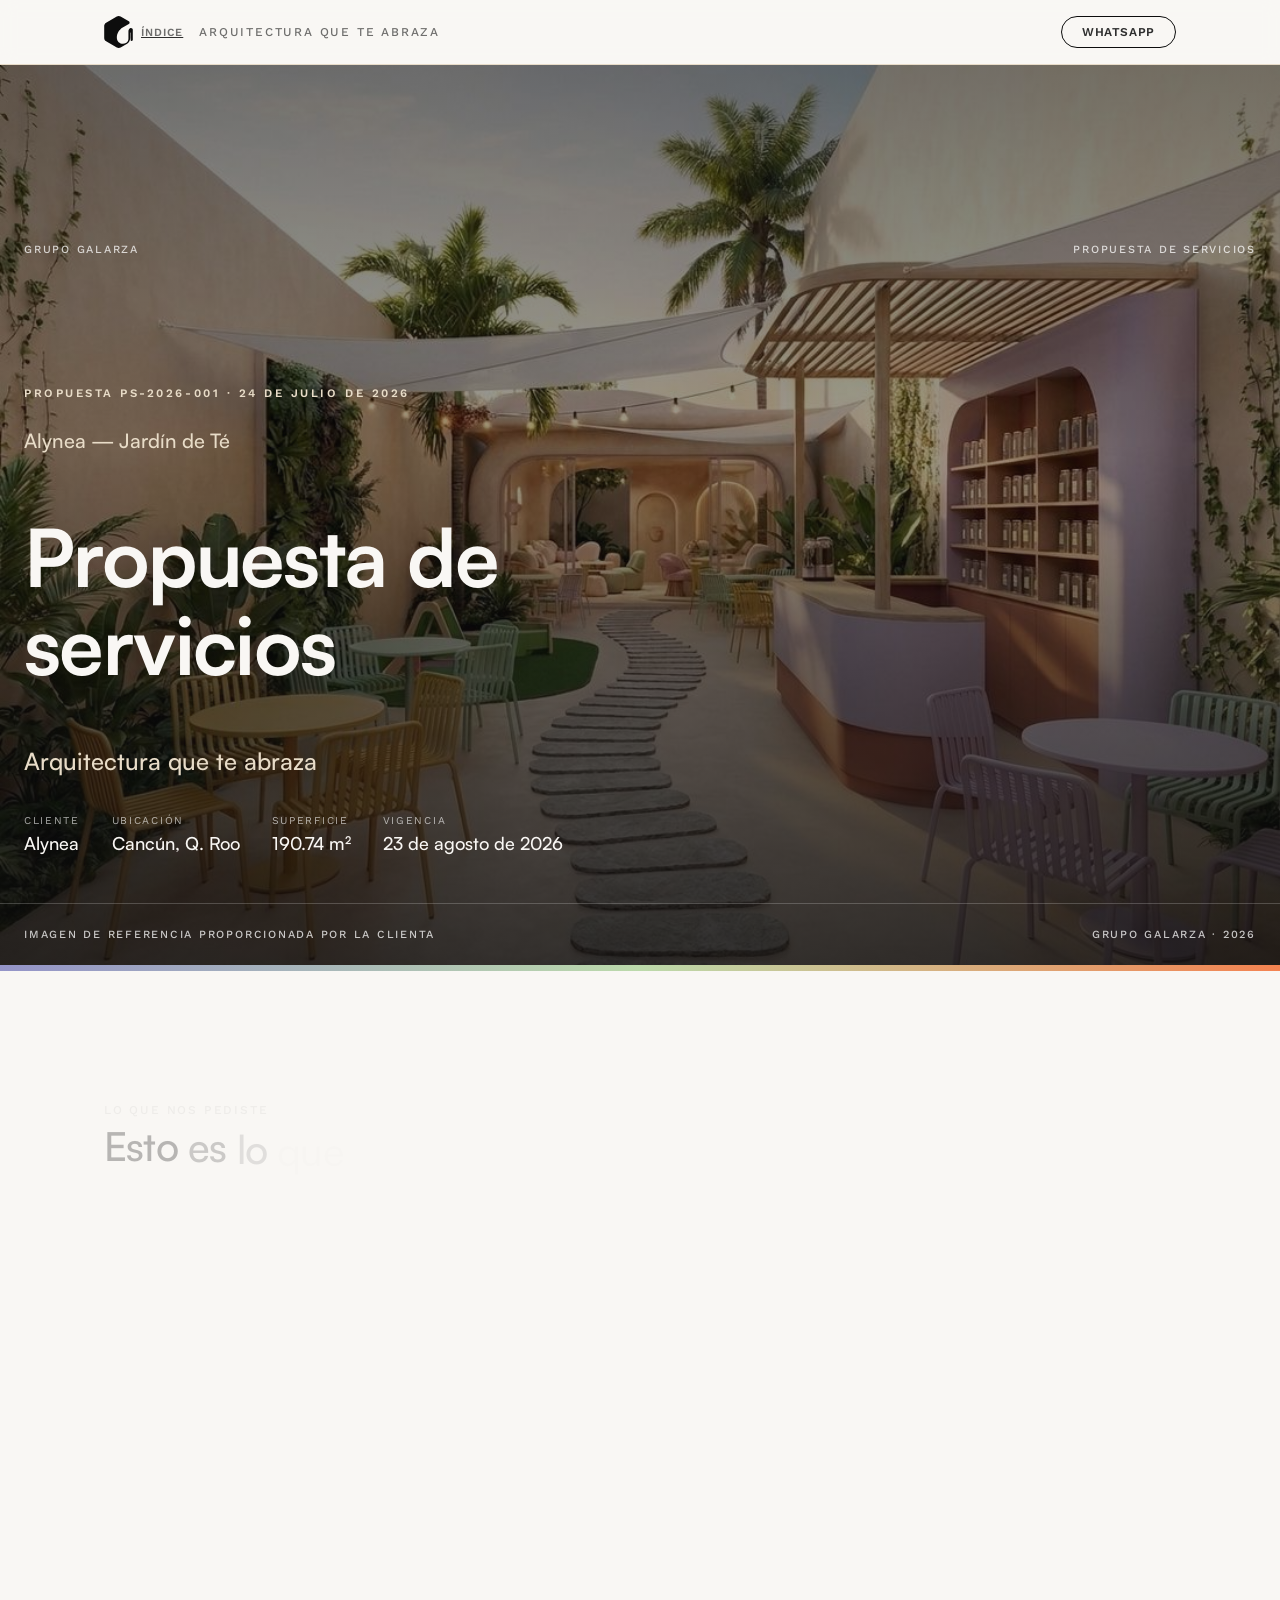
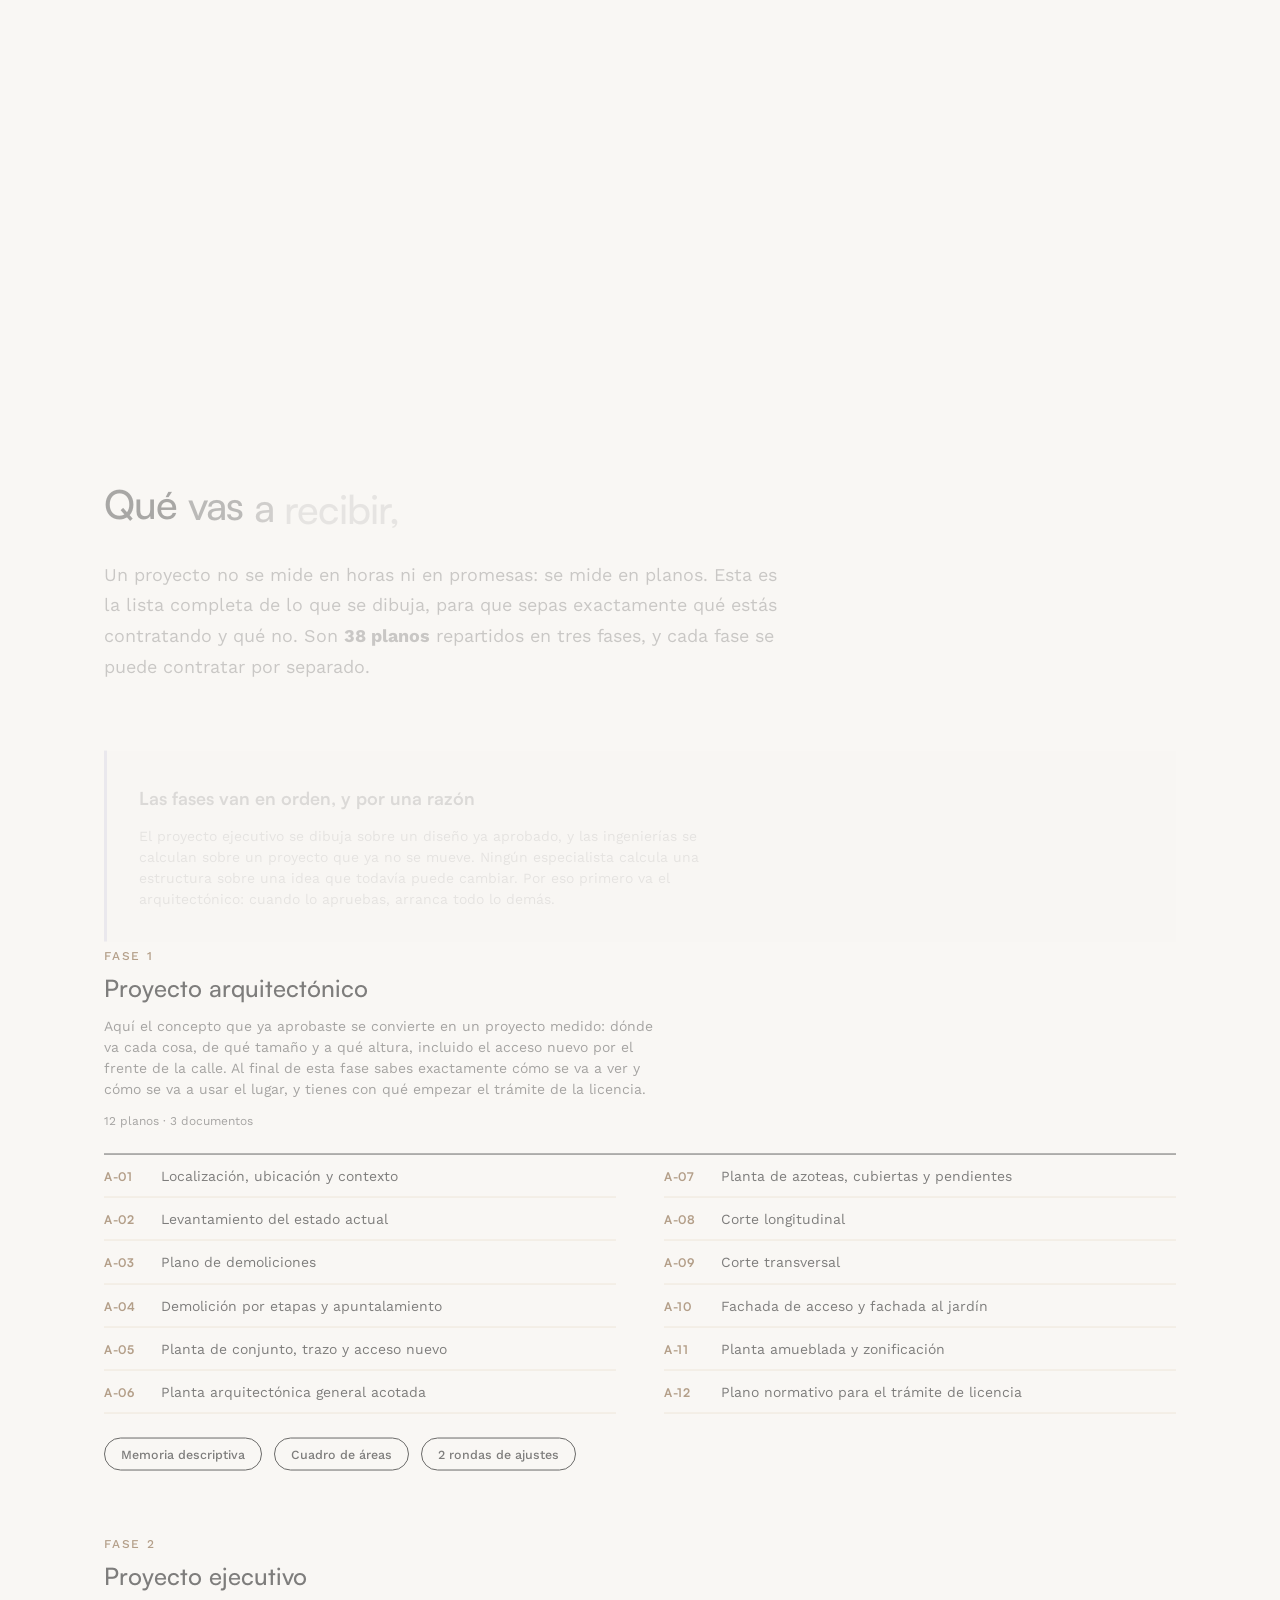
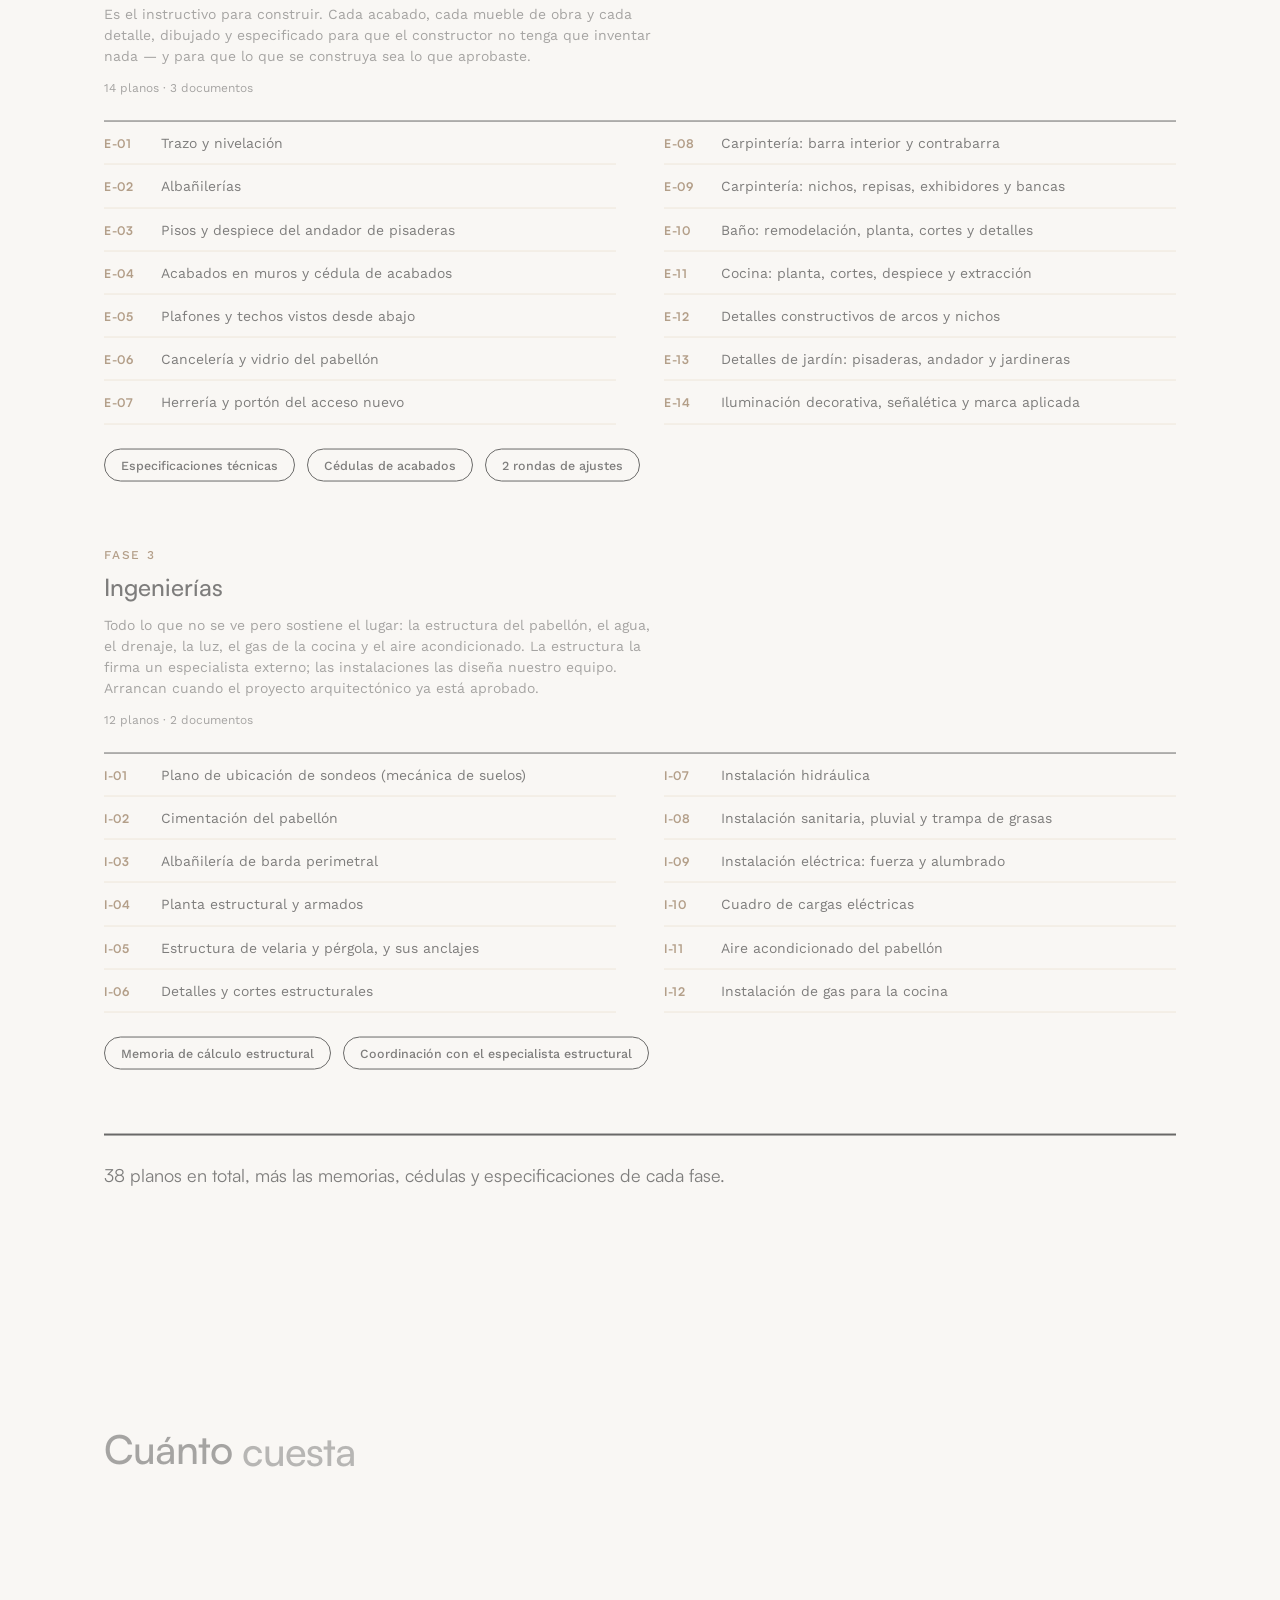
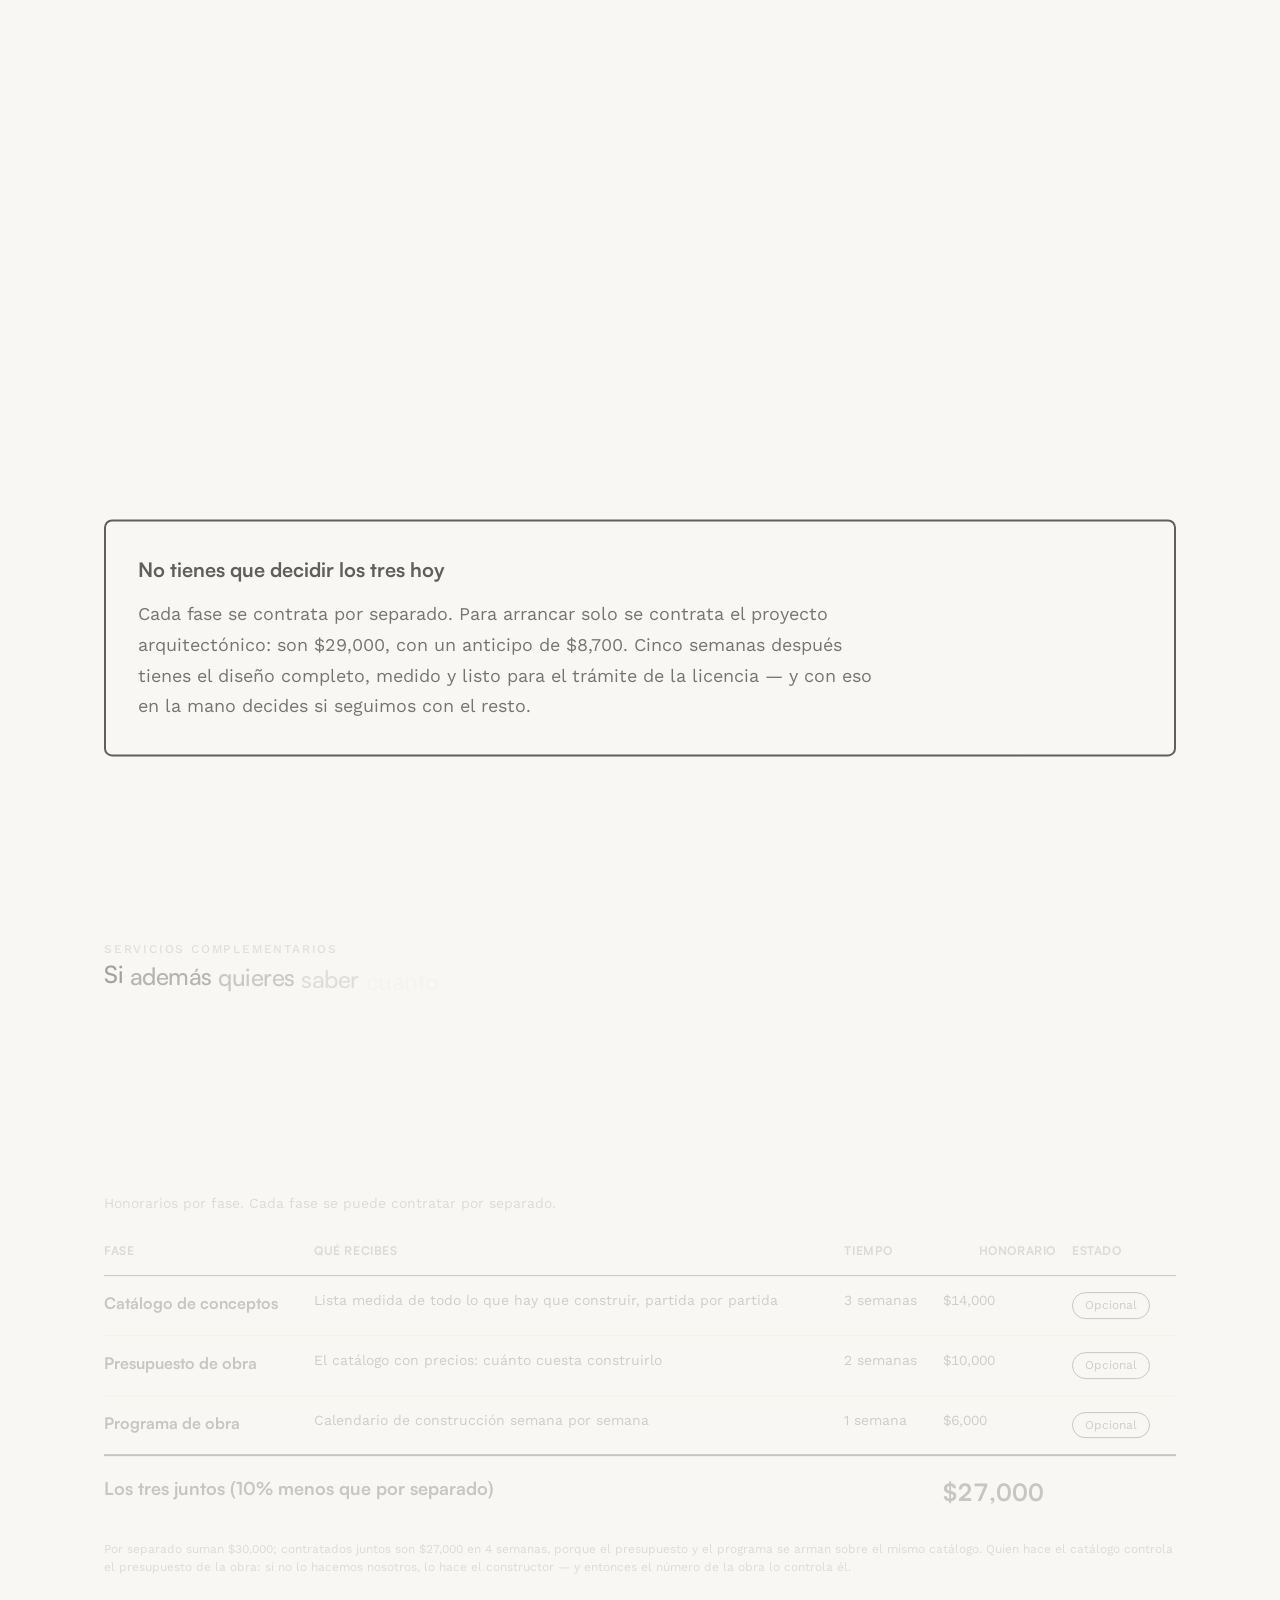
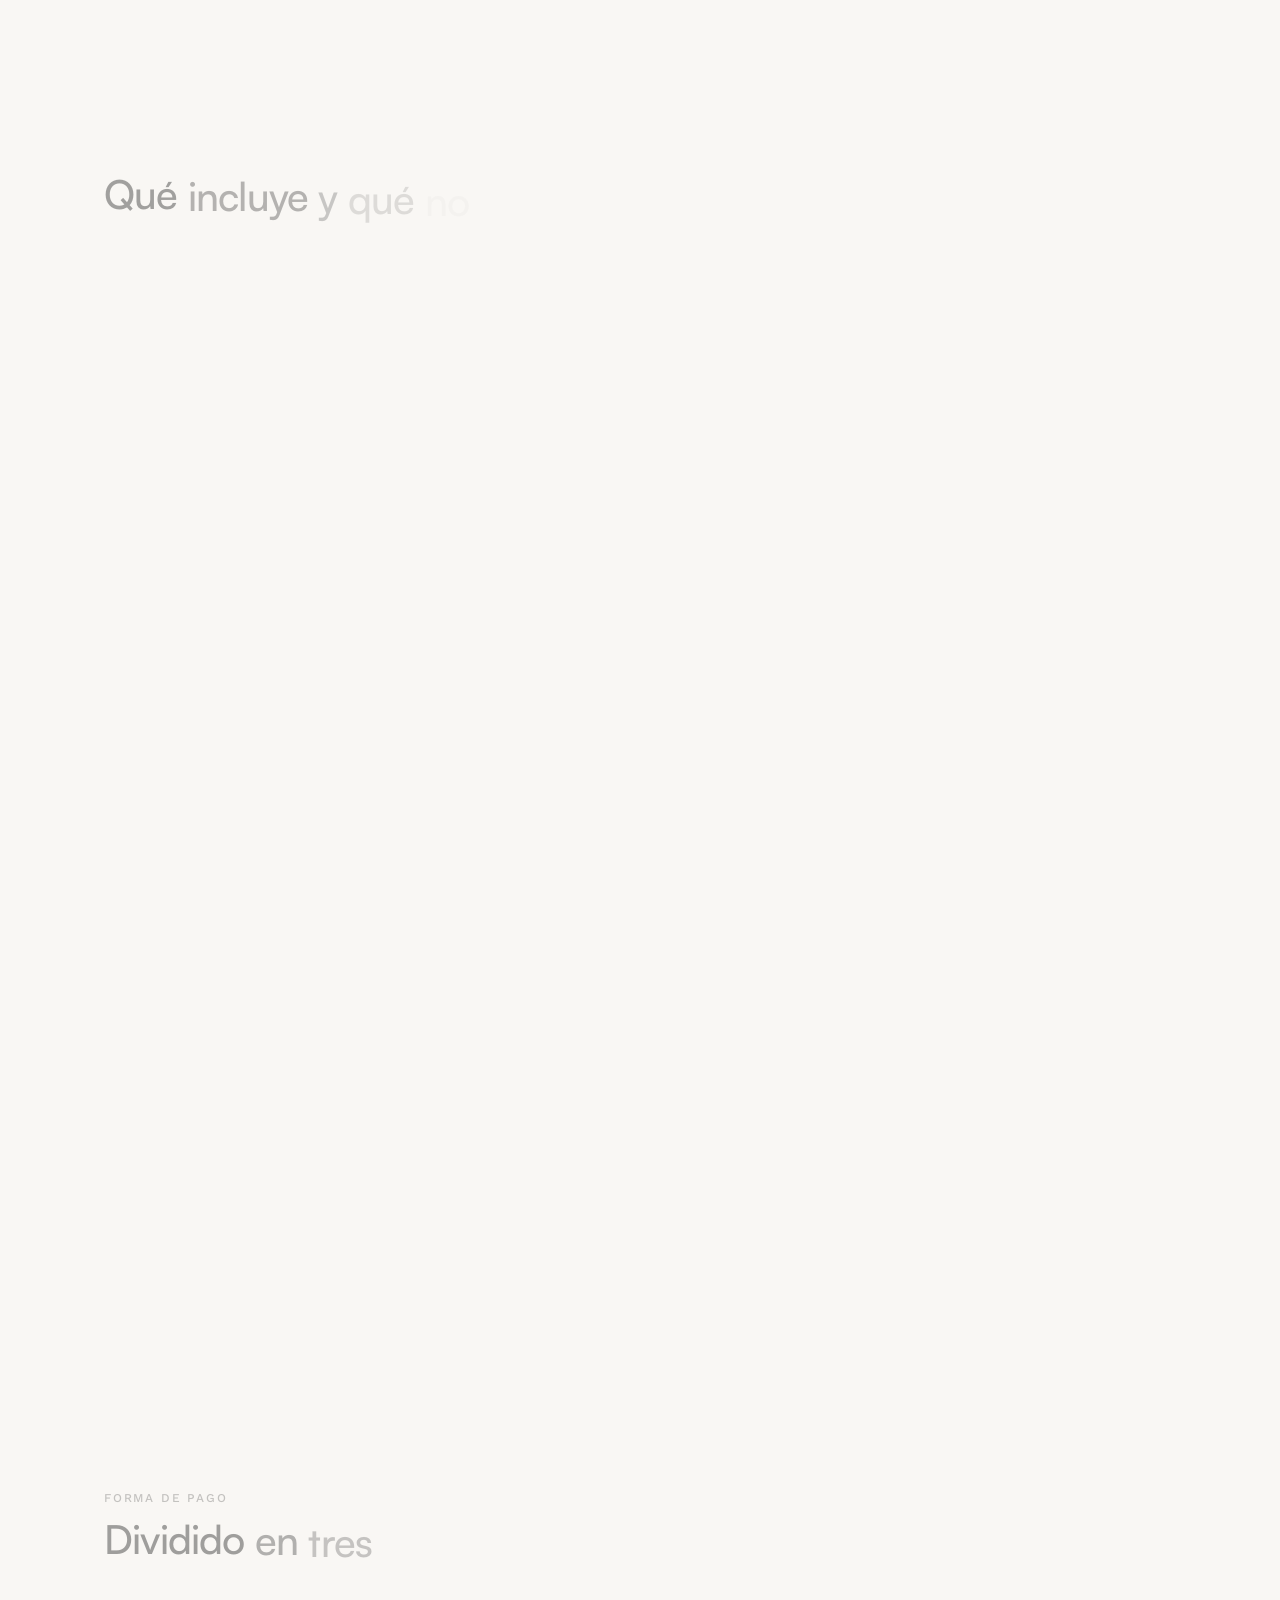
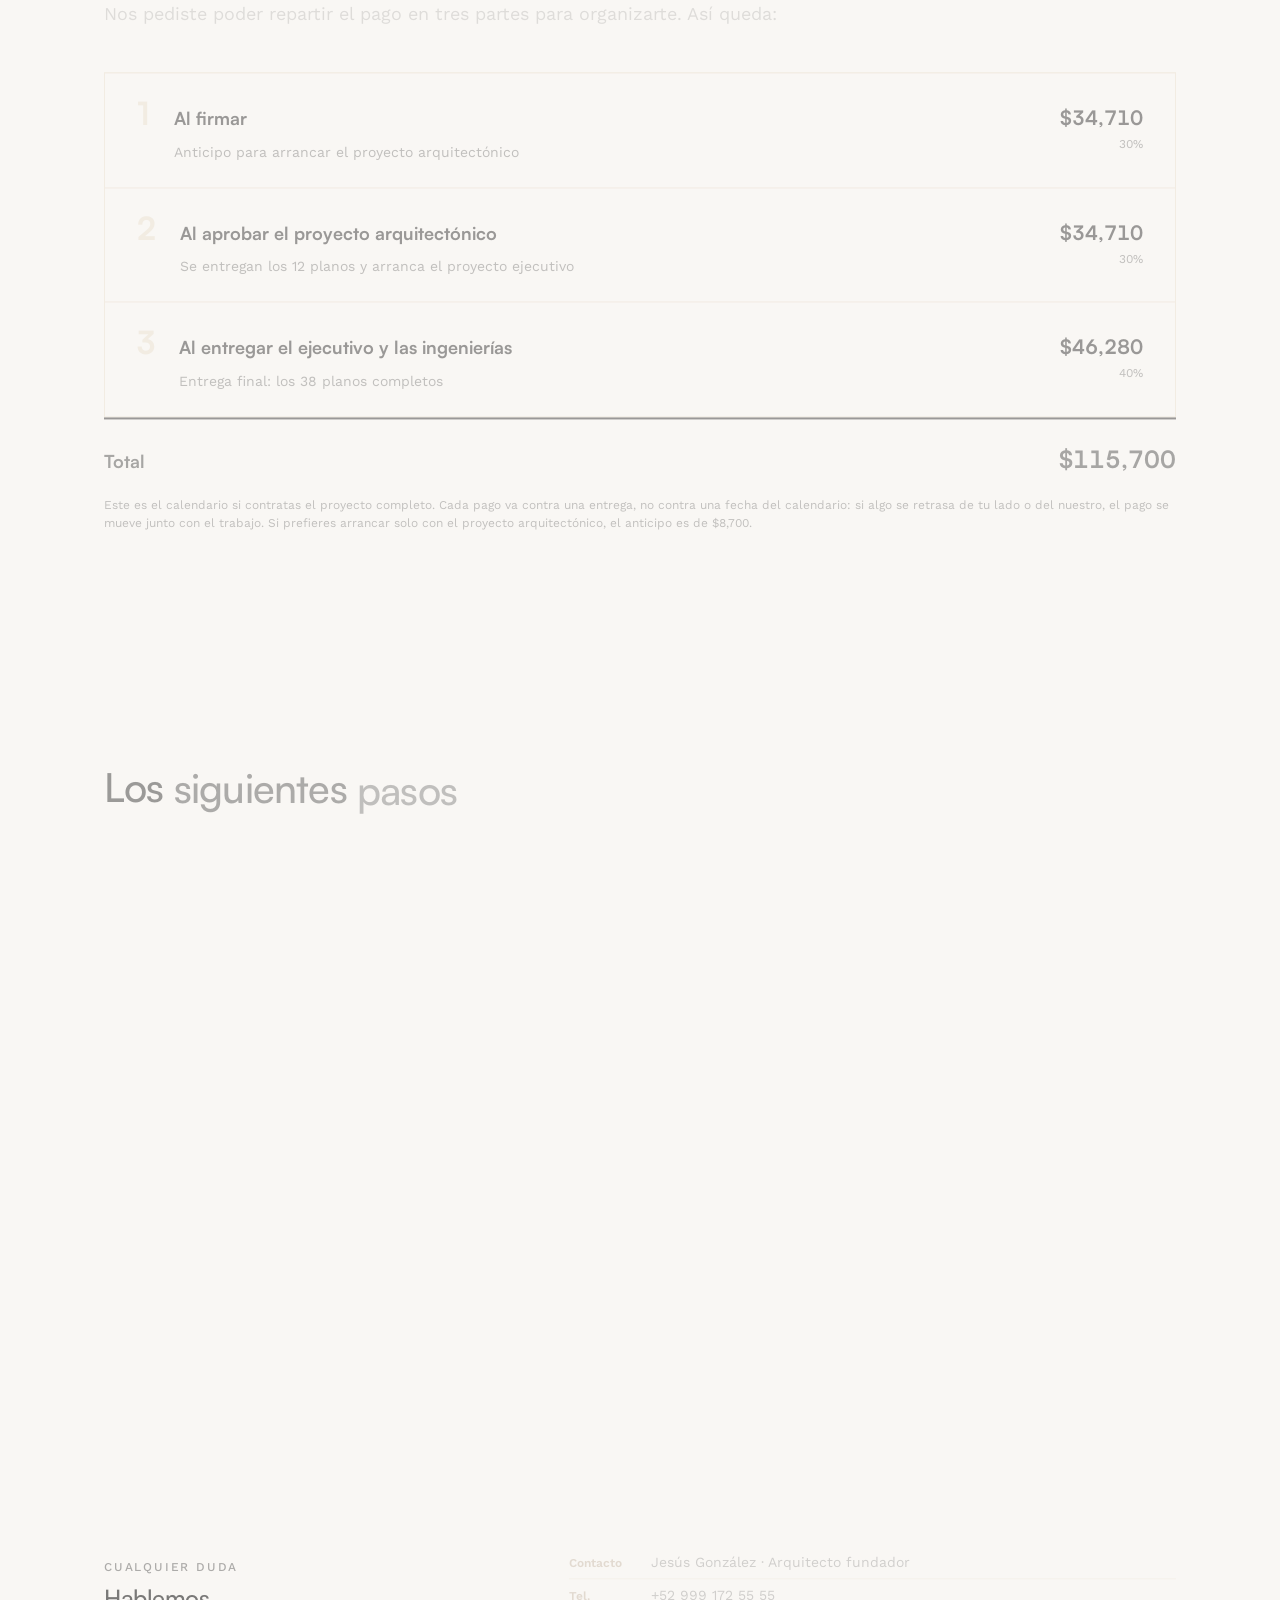
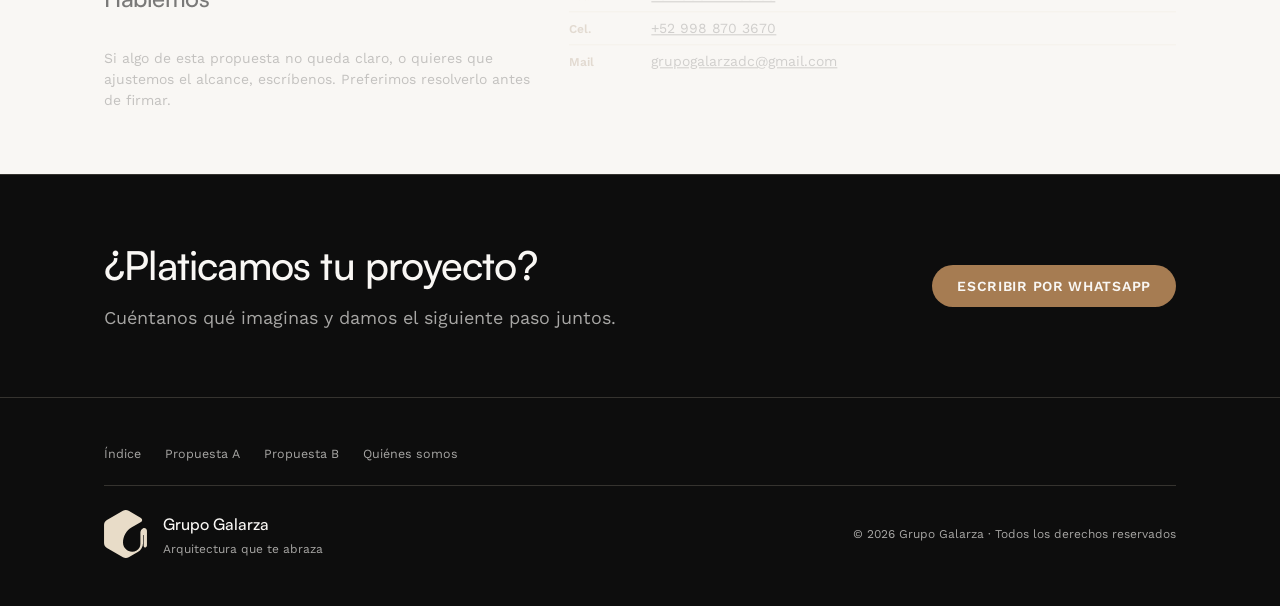
<file: propuesta/index.html>
<!DOCTYPE html><html lang="es" style="--clientePrimario: #9494C8;--clienteSecundario: #BCDAAB;--clienteAcento: #F48351;"> <head><meta charset="utf-8"><meta name="viewport" content="width=device-width, initial-scale=1"><title>Alynea · Jardín de Té · Propuesta de servicios</title><meta name="description" content="Propuesta de servicios profesionales para el proyecto arquitectónico y ejecutivo del Jardín de Té."><!-- Entregable de cliente: fuera de buscadores por default (ver Props). --><meta name="robots" content="noindex, nofollow"><!-- Open Graph --><meta property="og:type" content="website"><meta property="og:title" content="Alynea · Jardín de Té · Propuesta de servicios"><meta property="og:description" content="Propuesta de servicios profesionales para el proyecto arquitectónico y ejecutivo del Jardín de Té."><meta property="og:url" content="https://grupogalarza.github.io/alynea/propuesta/"><link rel="icon" type="image/svg+xml" href="/propuesta/brand/isotipo-negro.svg"><!-- has-js: se activa apenas corre JS; sin JS el contenido sigue legible. --><script>
      document.documentElement.classList.add('has-js');
    </script><!-- Reveal-scroll (anime.js v4, self-hosted). Sin JS o si algo falla, los
         elementos [data-reveal]/[data-reveal-title] quedan en su estado
         estático normal (100% visibles) — no hay pre-hide por CSS a propósito,
         ver docs/APRENDIZAJES.md § Fase 3.
         GOTCHA: un script tag con atributo src se trata como is:inline
         (passthrough crudo, sin bundling de Vite) — el import de animejs
         nunca se resolvería en el build. El import va DENTRO de un tag
         SIN atributos para que Astro lo procese/bundlee. --><script type="module" src="/propuesta/_astro/Base.astro_astro_type_script_index_0_lang.B79JQ8iV.js"></script><!-- Paleta del cliente: variables --cliente-* (NO las tocan los componentes galarza/). --><link rel="stylesheet" href="/propuesta/_astro/index.DtRl0pk1.css"></head> <body style="--clientePrimario: #9494C8;--clienteSecundario: #BCDAAB;--clienteAcento: #F48351;">  <header class="gg-header no-print" data-astro-cid-jdhq7kue> <div class="container gg-header__inner" data-astro-cid-jdhq7kue> <div class="gg-header__brand-group" data-astro-cid-jdhq7kue> <a href="/" class="gg-header__brand" aria-label="Volver al índice del proyecto" data-astro-cid-jdhq7kue> <span class="gg-header__logo" style="mask-image:url(/propuesta/brand/isotipo-negro.svg);-webkit-mask-image:url(/propuesta/brand/isotipo-negro.svg)" aria-hidden="true" data-astro-cid-jdhq7kue></span> <span class="gg-header__indice" aria-hidden="true" data-astro-cid-jdhq7kue>Índice</span> </a> <span class="label gg-header__tagline" data-astro-cid-jdhq7kue>Arquitectura que te abraza</span> </div> <style>astro-island,astro-slot,astro-static-slot{display:contents}</style><script>(()=>{var a=(s,i,o)=>{let r=async()=>{await(await s())()},t=typeof i.value=="object"?i.value:void 0,c={rootMargin:t==null?void 0:t.rootMargin},n=new IntersectionObserver(e=>{for(let l of e)if(l.isIntersecting){n.disconnect(),r();break}},c);for(let e of o.children)n.observe(e)};(self.Astro||(self.Astro={})).visible=a;window.dispatchEvent(new Event("astro:visible"));})();</script><script>(()=>{var A=Object.defineProperty;var g=(i,o,a)=>o in i?A(i,o,{enumerable:!0,configurable:!0,writable:!0,value:a}):i[o]=a;var d=(i,o,a)=>g(i,typeof o!="symbol"?o+"":o,a);{let i={0:t=>m(t),1:t=>a(t),2:t=>new RegExp(t),3:t=>new Date(t),4:t=>new Map(a(t)),5:t=>new Set(a(t)),6:t=>BigInt(t),7:t=>new URL(t),8:t=>new Uint8Array(t),9:t=>new Uint16Array(t),10:t=>new Uint32Array(t),11:t=>1/0*t},o=t=>{let[l,e]=t;return l in i?i[l](e):void 0},a=t=>t.map(o),m=t=>typeof t!="object"||t===null?t:Object.fromEntries(Object.entries(t).map(([l,e])=>[l,o(e)]));class y extends HTMLElement{constructor(){super(...arguments);d(this,"Component");d(this,"hydrator");d(this,"hydrate",async()=>{var b;if(!this.hydrator||!this.isConnected)return;let e=(b=this.parentElement)==null?void 0:b.closest("astro-island[ssr]");if(e){e.addEventListener("astro:hydrate",this.hydrate,{once:!0});return}let c=this.querySelectorAll("astro-slot"),n={},h=this.querySelectorAll("template[data-astro-template]");for(let r of h){let s=r.closest(this.tagName);s!=null&&s.isSameNode(this)&&(n[r.getAttribute("data-astro-template")||"default"]=r.innerHTML,r.remove())}for(let r of c){let s=r.closest(this.tagName);s!=null&&s.isSameNode(this)&&(n[r.getAttribute("name")||"default"]=r.innerHTML)}let p;try{p=this.hasAttribute("props")?m(JSON.parse(this.getAttribute("props"))):{}}catch(r){let s=this.getAttribute("component-url")||"<unknown>",v=this.getAttribute("component-export");throw v&&(s+=` (export ${v})`),console.error(`[hydrate] Error parsing props for component ${s}`,this.getAttribute("props"),r),r}let u;await this.hydrator(this)(this.Component,p,n,{client:this.getAttribute("client")}),this.removeAttribute("ssr"),this.dispatchEvent(new CustomEvent("astro:hydrate"))});d(this,"unmount",()=>{this.isConnected||this.dispatchEvent(new CustomEvent("astro:unmount"))})}disconnectedCallback(){document.removeEventListener("astro:after-swap",this.unmount),document.addEventListener("astro:after-swap",this.unmount,{once:!0})}connectedCallback(){if(!this.hasAttribute("await-children")||document.readyState==="interactive"||document.readyState==="complete")this.childrenConnectedCallback();else{let e=()=>{document.removeEventListener("DOMContentLoaded",e),c.disconnect(),this.childrenConnectedCallback()},c=new MutationObserver(()=>{var n;((n=this.lastChild)==null?void 0:n.nodeType)===Node.COMMENT_NODE&&this.lastChild.nodeValue==="astro:end"&&(this.lastChild.remove(),e())});c.observe(this,{childList:!0}),document.addEventListener("DOMContentLoaded",e)}}async childrenConnectedCallback(){let e=this.getAttribute("before-hydration-url");e&&await import(e),this.start()}async start(){let e=JSON.parse(this.getAttribute("opts")),c=this.getAttribute("client");if(Astro[c]===void 0){window.addEventListener(`astro:${c}`,()=>this.start(),{once:!0});return}try{await Astro[c](async()=>{let n=this.getAttribute("renderer-url"),[h,{default:p}]=await Promise.all([import(this.getAttribute("component-url")),n?import(n):()=>()=>{}]),u=this.getAttribute("component-export")||"default";if(!u.includes("."))this.Component=h[u];else{this.Component=h;for(let f of u.split("."))this.Component=this.Component[f]}return this.hydrator=p,this.hydrate},e,this)}catch(n){console.error(`[astro-island] Error hydrating ${this.getAttribute("component-url")}`,n)}}attributeChangedCallback(){this.hydrate()}}d(y,"observedAttributes",["props"]),customElements.get("astro-island")||customElements.define("astro-island",y)}})();</script><astro-island uid="1imRWE" prefix="r1" component-url="/propuesta/_astro/Magnet.DCTYn6Ro.js" component-export="default" renderer-url="/propuesta/_astro/client.nFz3bvDj.js" props="{&quot;strength&quot;:[0,0.25],&quot;data-astro-cid-jdhq7kue&quot;:[0,true]}" ssr client="visible" opts="{&quot;name&quot;:&quot;Magnet&quot;,&quot;value&quot;:true}" await-children><div class="magnet"><astro-slot> <a class="btn btn-ghost gg-header__whatsapp" href="https://wa.me/529988703670?text=Hola%20Grupo%20Galarza%2C%20ya%20vi%20la%20propuesta%20del%20Jard%C3%ADn%20de%20T%C3%A9%20y%20quiero%20platicar." target="_blank" rel="noopener" data-astro-cid-jdhq7kue>
WhatsApp
</a> </astro-slot></div><!--astro:end--></astro-island> </div> </header>  <header class="cover scheme-b" data-reveal data-astro-cid-pwys7xna> <div class="cover-media" data-astro-cid-pwys7xna> <img src="/propuesta/img/propuesta-b-hero.jpg" alt="Render de Grupo Galarza de la Propuesta B: jardín con pisaderas, arcos con nichos-banca, velaria y pabellón cerrado al fondo." data-astro-cid-pwys7xna> </div> <div class="cover-doc-bar no-print" data-astro-cid-pwys7xna> <span class="cover-doc" data-astro-cid-pwys7xna>Grupo Galarza</span> <span class="cover-doc" data-astro-cid-pwys7xna>Propuesta de servicios</span> </div> <div class="cover-body" data-astro-cid-pwys7xna> <p class="kicker" data-astro-cid-pwys7xna>Propuesta PS-2026-001 · 24 de julio de 2026</p> <p class="cover-proyecto" data-astro-cid-pwys7xna>Alynea — Jardín de Té</p> <h1 class="display" data-reveal-title data-astro-cid-pwys7xna> Propuesta de  <br data-astro-cid-pwys7xna> servicios </h1> <p class="cover-tagline" data-astro-cid-pwys7xna>Arquitectura que te abraza</p> <div class="meta-row" data-astro-cid-pwys7xna> <div data-astro-cid-pwys7xna> <div class="ml" data-astro-cid-pwys7xna>Cliente</div> <div class="mv" data-astro-cid-pwys7xna>Alynea</div> </div><div data-astro-cid-pwys7xna> <div class="ml" data-astro-cid-pwys7xna>Ubicación</div> <div class="mv" data-astro-cid-pwys7xna>Cancún, Q. Roo</div> </div><div data-astro-cid-pwys7xna> <div class="ml" data-astro-cid-pwys7xna>Superficie</div> <div class="mv" data-astro-cid-pwys7xna>190.74 m²</div> </div><div data-astro-cid-pwys7xna> <div class="ml" data-astro-cid-pwys7xna>Vigencia</div> <div class="mv" data-astro-cid-pwys7xna>23 de agosto de 2026</div> </div> </div> </div> <div class="cover-foot" data-astro-cid-pwys7xna> <span class="cover-doc" data-astro-cid-pwys7xna>Imagen de referencia proporcionada por la clienta</span> <span class="cover-doc" data-astro-cid-pwys7xna>Grupo Galarza · 2026</span> </div> </header>   <div class="acento-cliente" aria-hidden="true" data-astro-cid-j7pv25f6></div> <main data-astro-cid-j7pv25f6> <!-- ─── 1. Lo que nos pediste, en tus palabras ─────────────────── --> <section class="section" data-astro-cid-j7pv25f6> <div class="container" data-astro-cid-j7pv25f6> <p class="label" data-reveal data-astro-cid-j7pv25f6>Lo que nos pediste</p> <h2 class="seccion__titulo" data-reveal-title data-astro-cid-j7pv25f6>
Esto es lo que entendimos
</h2> <p class="body-lg seccion__lede" data-reveal data-astro-cid-j7pv25f6>
Elegiste la Propuesta B, «Jardín + Pabellón», y la mezclaste con los
          arcos de la otra propuesta. De todo lo que nos platicaste, esto es lo
          que va a definir el proyecto:
</p> <ul class="checklist palabras" data-reveal data-astro-cid-j7pv25f6> <li data-astro-cid-j7pv25f6>Un jardín de té con pasto y un caminito de pisaderas, con arcos que conecten con el Alynea de ahora.</li><li data-astro-cid-j7pv25f6>Una parte techada con aire acondicionado, «porque el clima de Cancún es bipolar», para cuando llueva o haya moscos.</li><li data-astro-cid-j7pv25f6>Cocina para preparar alimentos, y la barra solo adentro, «para que no necesitemos muchos empleados y el servicio sea más eficiente».</li><li data-astro-cid-j7pv25f6>Un centro despejable para eventos, colaboraciones, talleres, yoga o mat pilates.</li><li data-astro-cid-j7pv25f6>Zona Kids con resbaladilla y el Rincón de Stella.</li><li data-astro-cid-j7pv25f6>El baño existente, remodelado.</li> </ul> <div class="predio" data-astro-cid-j7pv25f6> <div class="stats" data-reveal> <div class="stat"> <div class="n"> 190.74 <span class="u">m²</span> </div> <div class="l">Superficie del proyecto</div> </div><div class="stat"> <div class="n"> 10.20 <span class="u">m</span> </div> <div class="l">Frente</div> </div><div class="stat"> <div class="n"> 18.70 <span class="u">m</span> </div> <div class="l">Fondo</div> </div><div class="stat"> <div class="n"> 38  </div> <div class="l">Planos por entregar</div> </div> </div> </div> </div> </section> <!-- ─── 2. El alcance: los 34 planos ────────────────────────────── --> <section class="section page-break" data-astro-cid-j7pv25f6> <div class="container" data-astro-cid-j7pv25f6> <p class="label" data-reveal data-astro-cid-j7pv25f6>El alcance</p> <h2 class="seccion__titulo" data-reveal-title data-astro-cid-j7pv25f6>
Qué vas a recibir, plano por plano
</h2> <p class="body-lg seccion__lede" data-reveal data-astro-cid-j7pv25f6>
Un proyecto no se mide en horas ni en promesas: se mide en planos. Esta
          es la lista completa de lo que se dibuja, para que sepas exactamente
          qué estás contratando y qué no. Son <strong data-astro-cid-j7pv25f6>38 planos</strong>
repartidos en tres fases, y cada fase se puede contratar por separado.
</p> <!-- La explicación del orden va ANTES de la lista, no después:
             se entiende mejor por qué las fases están en ese orden si se
             dice antes de mostrarlas — y evita que quede sola al final. --> <aside class="nota-orden" data-reveal data-astro-cid-j7pv25f6> <p class="nota-orden__titulo" data-astro-cid-j7pv25f6>Las fases van en orden, y por una razón</p> <p class="body-sm" data-astro-cid-j7pv25f6>
El proyecto ejecutivo se dibuja sobre un diseño ya aprobado, y las
            ingenierías se calculan sobre un proyecto que ya no se mueve. Ningún
            especialista calcula una estructura sobre una idea que todavía puede
            cambiar. Por eso primero va el arquitectónico: cuando lo apruebas,
            arranca todo lo demás.
</p> </aside> <div class="alcance-wrap" data-astro-cid-j7pv25f6> <div class="alcance" data-reveal data-astro-cid-pnzu7rgx> <section class="alcance-fase" data-astro-cid-pnzu7rgx> <header class="alcance-fase__head" data-astro-cid-pnzu7rgx> <p class="label alcance-fase__orden" data-astro-cid-pnzu7rgx>Fase 1</p> <h3 class="alcance-fase__titulo" data-astro-cid-pnzu7rgx>Proyecto arquitectónico</h3> <p class="body-sm alcance-fase__resumen" data-astro-cid-pnzu7rgx>Aquí el concepto que ya aprobaste se convierte en un proyecto medido: dónde va cada cosa, de qué tamaño y a qué altura, incluido el acceso nuevo por el frente de la calle. Al final de esta fase sabes exactamente cómo se va a ver y cómo se va a usar el lugar, y tienes con qué empezar el trámite de la licencia.</p> <p class="caption alcance-fase__conteo" data-astro-cid-pnzu7rgx> 12 planos
 · 3 documentos </p> </header> <ol class="alcance-laminas" data-astro-cid-pnzu7rgx> <li class="alcance-lamina" data-astro-cid-pnzu7rgx> <span class="alcance-lamina__codigo" data-astro-cid-pnzu7rgx>A-01</span> <span class="alcance-lamina__titulo" data-astro-cid-pnzu7rgx> Localización, ubicación y contexto  </span> </li><li class="alcance-lamina" data-astro-cid-pnzu7rgx> <span class="alcance-lamina__codigo" data-astro-cid-pnzu7rgx>A-02</span> <span class="alcance-lamina__titulo" data-astro-cid-pnzu7rgx> Levantamiento del estado actual  </span> </li><li class="alcance-lamina" data-astro-cid-pnzu7rgx> <span class="alcance-lamina__codigo" data-astro-cid-pnzu7rgx>A-03</span> <span class="alcance-lamina__titulo" data-astro-cid-pnzu7rgx> Plano de demoliciones  </span> </li><li class="alcance-lamina" data-astro-cid-pnzu7rgx> <span class="alcance-lamina__codigo" data-astro-cid-pnzu7rgx>A-04</span> <span class="alcance-lamina__titulo" data-astro-cid-pnzu7rgx> Demolición por etapas y apuntalamiento  </span> </li><li class="alcance-lamina" data-astro-cid-pnzu7rgx> <span class="alcance-lamina__codigo" data-astro-cid-pnzu7rgx>A-05</span> <span class="alcance-lamina__titulo" data-astro-cid-pnzu7rgx> Planta de conjunto, trazo y acceso nuevo  </span> </li><li class="alcance-lamina" data-astro-cid-pnzu7rgx> <span class="alcance-lamina__codigo" data-astro-cid-pnzu7rgx>A-06</span> <span class="alcance-lamina__titulo" data-astro-cid-pnzu7rgx> Planta arquitectónica general acotada  </span> </li><li class="alcance-lamina" data-astro-cid-pnzu7rgx> <span class="alcance-lamina__codigo" data-astro-cid-pnzu7rgx>A-07</span> <span class="alcance-lamina__titulo" data-astro-cid-pnzu7rgx> Planta de azoteas, cubiertas y pendientes  </span> </li><li class="alcance-lamina" data-astro-cid-pnzu7rgx> <span class="alcance-lamina__codigo" data-astro-cid-pnzu7rgx>A-08</span> <span class="alcance-lamina__titulo" data-astro-cid-pnzu7rgx> Corte longitudinal  </span> </li><li class="alcance-lamina" data-astro-cid-pnzu7rgx> <span class="alcance-lamina__codigo" data-astro-cid-pnzu7rgx>A-09</span> <span class="alcance-lamina__titulo" data-astro-cid-pnzu7rgx> Corte transversal  </span> </li><li class="alcance-lamina" data-astro-cid-pnzu7rgx> <span class="alcance-lamina__codigo" data-astro-cid-pnzu7rgx>A-10</span> <span class="alcance-lamina__titulo" data-astro-cid-pnzu7rgx> Fachada de acceso y fachada al jardín  </span> </li><li class="alcance-lamina" data-astro-cid-pnzu7rgx> <span class="alcance-lamina__codigo" data-astro-cid-pnzu7rgx>A-11</span> <span class="alcance-lamina__titulo" data-astro-cid-pnzu7rgx> Planta amueblada y zonificación  </span> </li><li class="alcance-lamina" data-astro-cid-pnzu7rgx> <span class="alcance-lamina__codigo" data-astro-cid-pnzu7rgx>A-12</span> <span class="alcance-lamina__titulo" data-astro-cid-pnzu7rgx> Plano normativo para el trámite de licencia  </span> </li> </ol> <ul class="alcance-extras" data-astro-cid-pnzu7rgx> <li class="alcance-extra" data-astro-cid-pnzu7rgx>Memoria descriptiva</li><li class="alcance-extra" data-astro-cid-pnzu7rgx>Cuadro de áreas</li><li class="alcance-extra" data-astro-cid-pnzu7rgx>2 rondas de ajustes</li> </ul> </section><section class="alcance-fase" data-astro-cid-pnzu7rgx> <header class="alcance-fase__head" data-astro-cid-pnzu7rgx> <p class="label alcance-fase__orden" data-astro-cid-pnzu7rgx>Fase 2</p> <h3 class="alcance-fase__titulo" data-astro-cid-pnzu7rgx>Proyecto ejecutivo</h3> <p class="body-sm alcance-fase__resumen" data-astro-cid-pnzu7rgx>Es el instructivo para construir. Cada acabado, cada mueble de obra y cada detalle, dibujado y especificado para que el constructor no tenga que inventar nada — y para que lo que se construya sea lo que aprobaste.</p> <p class="caption alcance-fase__conteo" data-astro-cid-pnzu7rgx> 14 planos
 · 3 documentos </p> </header> <ol class="alcance-laminas" data-astro-cid-pnzu7rgx> <li class="alcance-lamina" data-astro-cid-pnzu7rgx> <span class="alcance-lamina__codigo" data-astro-cid-pnzu7rgx>E-01</span> <span class="alcance-lamina__titulo" data-astro-cid-pnzu7rgx> Trazo y nivelación  </span> </li><li class="alcance-lamina" data-astro-cid-pnzu7rgx> <span class="alcance-lamina__codigo" data-astro-cid-pnzu7rgx>E-02</span> <span class="alcance-lamina__titulo" data-astro-cid-pnzu7rgx> Albañilerías  </span> </li><li class="alcance-lamina" data-astro-cid-pnzu7rgx> <span class="alcance-lamina__codigo" data-astro-cid-pnzu7rgx>E-03</span> <span class="alcance-lamina__titulo" data-astro-cid-pnzu7rgx> Pisos y despiece del andador de pisaderas  </span> </li><li class="alcance-lamina" data-astro-cid-pnzu7rgx> <span class="alcance-lamina__codigo" data-astro-cid-pnzu7rgx>E-04</span> <span class="alcance-lamina__titulo" data-astro-cid-pnzu7rgx> Acabados en muros y cédula de acabados  </span> </li><li class="alcance-lamina" data-astro-cid-pnzu7rgx> <span class="alcance-lamina__codigo" data-astro-cid-pnzu7rgx>E-05</span> <span class="alcance-lamina__titulo" data-astro-cid-pnzu7rgx> Plafones y techos vistos desde abajo  </span> </li><li class="alcance-lamina" data-astro-cid-pnzu7rgx> <span class="alcance-lamina__codigo" data-astro-cid-pnzu7rgx>E-06</span> <span class="alcance-lamina__titulo" data-astro-cid-pnzu7rgx> Cancelería y vidrio del pabellón  </span> </li><li class="alcance-lamina" data-astro-cid-pnzu7rgx> <span class="alcance-lamina__codigo" data-astro-cid-pnzu7rgx>E-07</span> <span class="alcance-lamina__titulo" data-astro-cid-pnzu7rgx> Herrería y portón del acceso nuevo  </span> </li><li class="alcance-lamina" data-astro-cid-pnzu7rgx> <span class="alcance-lamina__codigo" data-astro-cid-pnzu7rgx>E-08</span> <span class="alcance-lamina__titulo" data-astro-cid-pnzu7rgx> Carpintería: barra interior y contrabarra  </span> </li><li class="alcance-lamina" data-astro-cid-pnzu7rgx> <span class="alcance-lamina__codigo" data-astro-cid-pnzu7rgx>E-09</span> <span class="alcance-lamina__titulo" data-astro-cid-pnzu7rgx> Carpintería: nichos, repisas, exhibidores y bancas  </span> </li><li class="alcance-lamina" data-astro-cid-pnzu7rgx> <span class="alcance-lamina__codigo" data-astro-cid-pnzu7rgx>E-10</span> <span class="alcance-lamina__titulo" data-astro-cid-pnzu7rgx> Baño: remodelación, planta, cortes y detalles  </span> </li><li class="alcance-lamina" data-astro-cid-pnzu7rgx> <span class="alcance-lamina__codigo" data-astro-cid-pnzu7rgx>E-11</span> <span class="alcance-lamina__titulo" data-astro-cid-pnzu7rgx> Cocina: planta, cortes, despiece y extracción  </span> </li><li class="alcance-lamina" data-astro-cid-pnzu7rgx> <span class="alcance-lamina__codigo" data-astro-cid-pnzu7rgx>E-12</span> <span class="alcance-lamina__titulo" data-astro-cid-pnzu7rgx> Detalles constructivos de arcos y nichos  </span> </li><li class="alcance-lamina" data-astro-cid-pnzu7rgx> <span class="alcance-lamina__codigo" data-astro-cid-pnzu7rgx>E-13</span> <span class="alcance-lamina__titulo" data-astro-cid-pnzu7rgx> Detalles de jardín: pisaderas, andador y jardineras  </span> </li><li class="alcance-lamina" data-astro-cid-pnzu7rgx> <span class="alcance-lamina__codigo" data-astro-cid-pnzu7rgx>E-14</span> <span class="alcance-lamina__titulo" data-astro-cid-pnzu7rgx> Iluminación decorativa, señalética y marca aplicada  </span> </li> </ol> <ul class="alcance-extras" data-astro-cid-pnzu7rgx> <li class="alcance-extra" data-astro-cid-pnzu7rgx>Especificaciones técnicas</li><li class="alcance-extra" data-astro-cid-pnzu7rgx>Cédulas de acabados</li><li class="alcance-extra" data-astro-cid-pnzu7rgx>2 rondas de ajustes</li> </ul> </section><section class="alcance-fase" data-astro-cid-pnzu7rgx> <header class="alcance-fase__head" data-astro-cid-pnzu7rgx> <p class="label alcance-fase__orden" data-astro-cid-pnzu7rgx>Fase 3</p> <h3 class="alcance-fase__titulo" data-astro-cid-pnzu7rgx>Ingenierías</h3> <p class="body-sm alcance-fase__resumen" data-astro-cid-pnzu7rgx>Todo lo que no se ve pero sostiene el lugar: la estructura del pabellón, el agua, el drenaje, la luz, el gas de la cocina y el aire acondicionado. La estructura la firma un especialista externo; las instalaciones las diseña nuestro equipo. Arrancan cuando el proyecto arquitectónico ya está aprobado.</p> <p class="caption alcance-fase__conteo" data-astro-cid-pnzu7rgx> 12 planos
 · 2 documentos </p> </header> <ol class="alcance-laminas" data-astro-cid-pnzu7rgx> <li class="alcance-lamina" data-astro-cid-pnzu7rgx> <span class="alcance-lamina__codigo" data-astro-cid-pnzu7rgx>I-01</span> <span class="alcance-lamina__titulo" data-astro-cid-pnzu7rgx> Plano de ubicación de sondeos (mecánica de suelos)  </span> </li><li class="alcance-lamina" data-astro-cid-pnzu7rgx> <span class="alcance-lamina__codigo" data-astro-cid-pnzu7rgx>I-02</span> <span class="alcance-lamina__titulo" data-astro-cid-pnzu7rgx> Cimentación del pabellón  </span> </li><li class="alcance-lamina" data-astro-cid-pnzu7rgx> <span class="alcance-lamina__codigo" data-astro-cid-pnzu7rgx>I-03</span> <span class="alcance-lamina__titulo" data-astro-cid-pnzu7rgx> Albañilería de barda perimetral  </span> </li><li class="alcance-lamina" data-astro-cid-pnzu7rgx> <span class="alcance-lamina__codigo" data-astro-cid-pnzu7rgx>I-04</span> <span class="alcance-lamina__titulo" data-astro-cid-pnzu7rgx> Planta estructural y armados  </span> </li><li class="alcance-lamina" data-astro-cid-pnzu7rgx> <span class="alcance-lamina__codigo" data-astro-cid-pnzu7rgx>I-05</span> <span class="alcance-lamina__titulo" data-astro-cid-pnzu7rgx> Estructura de velaria y pérgola, y sus anclajes  </span> </li><li class="alcance-lamina" data-astro-cid-pnzu7rgx> <span class="alcance-lamina__codigo" data-astro-cid-pnzu7rgx>I-06</span> <span class="alcance-lamina__titulo" data-astro-cid-pnzu7rgx> Detalles y cortes estructurales  </span> </li><li class="alcance-lamina" data-astro-cid-pnzu7rgx> <span class="alcance-lamina__codigo" data-astro-cid-pnzu7rgx>I-07</span> <span class="alcance-lamina__titulo" data-astro-cid-pnzu7rgx> Instalación hidráulica  </span> </li><li class="alcance-lamina" data-astro-cid-pnzu7rgx> <span class="alcance-lamina__codigo" data-astro-cid-pnzu7rgx>I-08</span> <span class="alcance-lamina__titulo" data-astro-cid-pnzu7rgx> Instalación sanitaria, pluvial y trampa de grasas  </span> </li><li class="alcance-lamina" data-astro-cid-pnzu7rgx> <span class="alcance-lamina__codigo" data-astro-cid-pnzu7rgx>I-09</span> <span class="alcance-lamina__titulo" data-astro-cid-pnzu7rgx> Instalación eléctrica: fuerza y alumbrado  </span> </li><li class="alcance-lamina" data-astro-cid-pnzu7rgx> <span class="alcance-lamina__codigo" data-astro-cid-pnzu7rgx>I-10</span> <span class="alcance-lamina__titulo" data-astro-cid-pnzu7rgx> Cuadro de cargas eléctricas  </span> </li><li class="alcance-lamina" data-astro-cid-pnzu7rgx> <span class="alcance-lamina__codigo" data-astro-cid-pnzu7rgx>I-11</span> <span class="alcance-lamina__titulo" data-astro-cid-pnzu7rgx> Aire acondicionado del pabellón  </span> </li><li class="alcance-lamina" data-astro-cid-pnzu7rgx> <span class="alcance-lamina__codigo" data-astro-cid-pnzu7rgx>I-12</span> <span class="alcance-lamina__titulo" data-astro-cid-pnzu7rgx> Instalación de gas para la cocina  </span> </li> </ol> <ul class="alcance-extras" data-astro-cid-pnzu7rgx> <li class="alcance-extra" data-astro-cid-pnzu7rgx>Memoria de cálculo estructural</li><li class="alcance-extra" data-astro-cid-pnzu7rgx>Coordinación con el especialista estructural</li> </ul> </section> <p class="alcance-cierre" data-astro-cid-pnzu7rgx>38 planos en total, más las memorias, cédulas y especificaciones de cada fase.</p>  </div>  </div> </div> </section> <!-- ─── 3. Honorarios ───────────────────────────────────────────── --> <section class="section" data-astro-cid-j7pv25f6> <div class="container" data-astro-cid-j7pv25f6> <p class="label" data-reveal data-astro-cid-j7pv25f6>Honorarios</p> <h2 class="seccion__titulo" data-reveal-title data-astro-cid-j7pv25f6>Cuánto cuesta</h2> <p class="body-lg seccion__lede" data-reveal data-astro-cid-j7pv25f6>
Estos son los honorarios del despacho por diseñar y documentar el
          proyecto. <strong data-astro-cid-j7pv25f6>No incluyen el costo de construirlo</strong>: ese
          número sale del presupuesto de obra, que se calcula cuando el proyecto
          ya está dibujado.
</p> <div class="honorarios" data-reveal data-astro-cid-55tmnhkf> <table class="honorarios__tabla" data-astro-cid-55tmnhkf> <caption class="honorarios__caption" data-astro-cid-55tmnhkf>
Honorarios por fase. Cada fase se puede contratar por separado.
</caption> <thead data-astro-cid-55tmnhkf> <tr data-astro-cid-55tmnhkf> <th scope="col" data-astro-cid-55tmnhkf>Fase</th> <th scope="col" data-astro-cid-55tmnhkf>Qué recibes</th> <th scope="col" data-astro-cid-55tmnhkf>Tiempo</th> <th scope="col" class="honorarios__num" data-astro-cid-55tmnhkf>Honorario</th> <th scope="col" data-astro-cid-55tmnhkf>Estado</th> </tr> </thead> <tbody data-astro-cid-55tmnhkf> <tr class="is-cumplida" data-astro-cid-55tmnhkf> <th scope="row" data-etiqueta="Fase" data-astro-cid-55tmnhkf>Concepto</th> <td data-etiqueta="Qué recibes" data-astro-cid-55tmnhkf>Dos propuestas de diseño para elegir</td> <td data-etiqueta="Tiempo" data-astro-cid-55tmnhkf>—</td> <td data-etiqueta="Honorario" class="honorarios__num" data-astro-cid-55tmnhkf>Sin costo</td> <td data-etiqueta="Estado" data-astro-cid-55tmnhkf> <span class="honorarios__estado" data-astro-cid-55tmnhkf>Ya entregado</span> </td> </tr><tr data-astro-cid-55tmnhkf> <th scope="row" data-etiqueta="Fase" data-astro-cid-55tmnhkf>Proyecto arquitectónico</th> <td data-etiqueta="Qué recibes" data-astro-cid-55tmnhkf>12 planos, memoria descriptiva y cuadro de áreas</td> <td data-etiqueta="Tiempo" data-astro-cid-55tmnhkf>5 semanas</td> <td data-etiqueta="Honorario" class="honorarios__num" data-astro-cid-55tmnhkf>$29,000</td> <td data-etiqueta="Estado" data-astro-cid-55tmnhkf> <span class="honorarios__estado" data-astro-cid-55tmnhkf>Por contratar</span> </td> </tr><tr data-astro-cid-55tmnhkf> <th scope="row" data-etiqueta="Fase" data-astro-cid-55tmnhkf>Proyecto ejecutivo</th> <td data-etiqueta="Qué recibes" data-astro-cid-55tmnhkf>14 planos, especificaciones técnicas y cédulas</td> <td data-etiqueta="Tiempo" data-astro-cid-55tmnhkf>6 semanas</td> <td data-etiqueta="Honorario" class="honorarios__num" data-astro-cid-55tmnhkf>$52,000</td> <td data-etiqueta="Estado" data-astro-cid-55tmnhkf> <span class="honorarios__estado" data-astro-cid-55tmnhkf>Por contratar</span> </td> </tr><tr data-astro-cid-55tmnhkf> <th scope="row" data-etiqueta="Fase" data-astro-cid-55tmnhkf>Ingenierías</th> <td data-etiqueta="Qué recibes" data-astro-cid-55tmnhkf>12 planos y memoria de cálculo firmada</td> <td data-etiqueta="Tiempo" data-astro-cid-55tmnhkf>4 semanas, en paralelo</td> <td data-etiqueta="Honorario" class="honorarios__num" data-astro-cid-55tmnhkf>$34,700</td> <td data-etiqueta="Estado" data-astro-cid-55tmnhkf> <span class="honorarios__estado" data-astro-cid-55tmnhkf>Por contratar</span> </td> </tr> </tbody> <tfoot data-astro-cid-55tmnhkf> <tr data-astro-cid-55tmnhkf> <th scope="row" colspan="3" data-astro-cid-55tmnhkf>Total del proyecto completo</th> <td class="honorarios__num honorarios__total" data-astro-cid-55tmnhkf>$115,700</td> <td data-astro-cid-55tmnhkf></td> </tr> </tfoot> </table> <p class="caption honorarios__nota" data-astro-cid-55tmnhkf>Pesos mexicanos. IVA no incluido. El tiempo total del proyecto completo es de aproximadamente 13 semanas, porque las ingenierías corren al mismo tiempo que el proyecto ejecutivo.</p> </div>  <!-- Va INMEDIATAMENTE después del total, no al final del documento:
             es el momento exacto en que el lector acaba de ver la cifra
             grande. Sin esto, la propuesta se lee como una sola decisión de
             seis cifras y no como tres decisiones separadas. --> <aside class="arranque" data-reveal data-astro-cid-j7pv25f6> <p class="arranque__titulo" data-astro-cid-j7pv25f6>No tienes que decidir los tres hoy</p> <p class="arranque__texto" data-astro-cid-j7pv25f6>Cada fase se contrata por separado. Para arrancar solo se contrata el proyecto arquitectónico: son $29,000, con un anticipo de $8,700. Cinco semanas después tienes el diseño completo, medido y listo para el trámite de la licencia — y con eso en la mano decides si seguimos con el resto.</p> </aside> </div> </section> <!-- ─── 4. Servicios complementarios ────────────────────────────── --> <section class="section-sm" data-astro-cid-j7pv25f6> <div class="container" data-astro-cid-j7pv25f6> <p class="label" data-reveal data-astro-cid-j7pv25f6>Servicios complementarios</p> <h2 class="seccion__titulo seccion__titulo--sm" data-reveal-title data-astro-cid-j7pv25f6>
Si además quieres saber cuánto va a costar la obra
</h2> <p class="body-lg seccion__lede" data-reveal data-astro-cid-j7pv25f6>
Estos tres servicios son los que convierten el proyecto en un número de
          obra confiable. Van aparte porque no todos los clientes los necesitan —
          pero si no los contratas con nosotros, alguien más los va a hacer.
</p> <div class="honorarios" data-reveal data-astro-cid-55tmnhkf> <table class="honorarios__tabla" data-astro-cid-55tmnhkf> <caption class="honorarios__caption" data-astro-cid-55tmnhkf>
Honorarios por fase. Cada fase se puede contratar por separado.
</caption> <thead data-astro-cid-55tmnhkf> <tr data-astro-cid-55tmnhkf> <th scope="col" data-astro-cid-55tmnhkf>Fase</th> <th scope="col" data-astro-cid-55tmnhkf>Qué recibes</th> <th scope="col" data-astro-cid-55tmnhkf>Tiempo</th> <th scope="col" class="honorarios__num" data-astro-cid-55tmnhkf>Honorario</th> <th scope="col" data-astro-cid-55tmnhkf>Estado</th> </tr> </thead> <tbody data-astro-cid-55tmnhkf> <tr data-astro-cid-55tmnhkf> <th scope="row" data-etiqueta="Fase" data-astro-cid-55tmnhkf>Catálogo de conceptos</th> <td data-etiqueta="Qué recibes" data-astro-cid-55tmnhkf>Lista medida de todo lo que hay que construir, partida por partida</td> <td data-etiqueta="Tiempo" data-astro-cid-55tmnhkf>3 semanas</td> <td data-etiqueta="Honorario" class="honorarios__num" data-astro-cid-55tmnhkf>$14,000</td> <td data-etiqueta="Estado" data-astro-cid-55tmnhkf> <span class="honorarios__estado" data-astro-cid-55tmnhkf>Opcional</span> </td> </tr><tr data-astro-cid-55tmnhkf> <th scope="row" data-etiqueta="Fase" data-astro-cid-55tmnhkf>Presupuesto de obra</th> <td data-etiqueta="Qué recibes" data-astro-cid-55tmnhkf>El catálogo con precios: cuánto cuesta construirlo</td> <td data-etiqueta="Tiempo" data-astro-cid-55tmnhkf>2 semanas</td> <td data-etiqueta="Honorario" class="honorarios__num" data-astro-cid-55tmnhkf>$10,000</td> <td data-etiqueta="Estado" data-astro-cid-55tmnhkf> <span class="honorarios__estado" data-astro-cid-55tmnhkf>Opcional</span> </td> </tr><tr data-astro-cid-55tmnhkf> <th scope="row" data-etiqueta="Fase" data-astro-cid-55tmnhkf>Programa de obra</th> <td data-etiqueta="Qué recibes" data-astro-cid-55tmnhkf>Calendario de construcción semana por semana</td> <td data-etiqueta="Tiempo" data-astro-cid-55tmnhkf>1 semana</td> <td data-etiqueta="Honorario" class="honorarios__num" data-astro-cid-55tmnhkf>$6,000</td> <td data-etiqueta="Estado" data-astro-cid-55tmnhkf> <span class="honorarios__estado" data-astro-cid-55tmnhkf>Opcional</span> </td> </tr> </tbody> <tfoot data-astro-cid-55tmnhkf> <tr data-astro-cid-55tmnhkf> <th scope="row" colspan="3" data-astro-cid-55tmnhkf>Los tres juntos (10% menos que por separado)</th> <td class="honorarios__num honorarios__total" data-astro-cid-55tmnhkf>$27,000</td> <td data-astro-cid-55tmnhkf></td> </tr> </tfoot> </table> <p class="caption honorarios__nota" data-astro-cid-55tmnhkf>Por separado suman $30,000; contratados juntos son $27,000 en 4 semanas, porque el presupuesto y el programa se arman sobre el mismo catálogo. Quien hace el catálogo controla el presupuesto de la obra: si no lo hacemos nosotros, lo hace el constructor — y entonces el número de la obra lo controla él.</p> </div>  </div> </section> <!-- ─── 5. Qué incluye / qué no ─────────────────────────────────── --> <section class="section seccion--unida" data-astro-cid-j7pv25f6> <div class="container" data-astro-cid-j7pv25f6> <p class="label" data-reveal data-astro-cid-j7pv25f6>Los límites, claros</p> <h2 class="seccion__titulo" data-reveal-title data-astro-cid-j7pv25f6>
Qué incluye y qué no incluye
</h2> <div class="grid grid-2 inc" data-reveal data-astro-cid-hikkcw4j> <section class="inc-col inc-col--si" data-astro-cid-hikkcw4j> <h3 class="inc-col__titulo" data-astro-cid-hikkcw4j>Qué sí incluye</h3> <ul class="inc-lista" data-astro-cid-hikkcw4j> <li class="inc-item" data-astro-cid-hikkcw4j> <span class="inc-item__marca inc-item__marca--si" aria-hidden="true" data-astro-cid-hikkcw4j></span> <span data-astro-cid-hikkcw4j>38 planos a detalle, listos para construir</span> </li><li class="inc-item" data-astro-cid-hikkcw4j> <span class="inc-item__marca inc-item__marca--si" aria-hidden="true" data-astro-cid-hikkcw4j></span> <span data-astro-cid-hikkcw4j>Proyecto de la cocina, con su extracción y su instalación de gas</span> </li><li class="inc-item" data-astro-cid-hikkcw4j> <span class="inc-item__marca inc-item__marca--si" aria-hidden="true" data-astro-cid-hikkcw4j></span> <span data-astro-cid-hikkcw4j>Plano normativo con el que se inicia el trámite de la licencia</span> </li><li class="inc-item" data-astro-cid-hikkcw4j> <span class="inc-item__marca inc-item__marca--si" aria-hidden="true" data-astro-cid-hikkcw4j></span> <span data-astro-cid-hikkcw4j>Demolición por etapas: qué se tira, qué se queda y cómo se sostiene</span> </li><li class="inc-item" data-astro-cid-hikkcw4j> <span class="inc-item__marca inc-item__marca--si" aria-hidden="true" data-astro-cid-hikkcw4j></span> <span data-astro-cid-hikkcw4j>Memoria descriptiva: el proyecto explicado por escrito</span> </li><li class="inc-item" data-astro-cid-hikkcw4j> <span class="inc-item__marca inc-item__marca--si" aria-hidden="true" data-astro-cid-hikkcw4j></span> <span data-astro-cid-hikkcw4j>Cuadro de áreas: cuántos metros tiene cada espacio</span> </li><li class="inc-item" data-astro-cid-hikkcw4j> <span class="inc-item__marca inc-item__marca--si" aria-hidden="true" data-astro-cid-hikkcw4j></span> <span data-astro-cid-hikkcw4j>Cédula de acabados: qué material va en cada piso, muro y techo</span> </li><li class="inc-item" data-astro-cid-hikkcw4j> <span class="inc-item__marca inc-item__marca--si" aria-hidden="true" data-astro-cid-hikkcw4j></span> <span data-astro-cid-hikkcw4j>Cálculo de la estructura, firmado por un especialista</span> </li><li class="inc-item" data-astro-cid-hikkcw4j> <span class="inc-item__marca inc-item__marca--si" aria-hidden="true" data-astro-cid-hikkcw4j></span> <span data-astro-cid-hikkcw4j>Diseño de instalaciones (hidráulica, eléctrica, gas y aire acondicionado), a cargo de nuestro equipo</span> </li><li class="inc-item" data-astro-cid-hikkcw4j> <span class="inc-item__marca inc-item__marca--si" aria-hidden="true" data-astro-cid-hikkcw4j></span> <span data-astro-cid-hikkcw4j>Coordinación con el especialista estructural</span> </li><li class="inc-item" data-astro-cid-hikkcw4j> <span class="inc-item__marca inc-item__marca--si" aria-hidden="true" data-astro-cid-hikkcw4j></span> <span data-astro-cid-hikkcw4j>2 rondas de ajustes incluidas en cada fase</span> </li><li class="inc-item" data-astro-cid-hikkcw4j> <span class="inc-item__marca inc-item__marca--si" aria-hidden="true" data-astro-cid-hikkcw4j></span> <span data-astro-cid-hikkcw4j>Juntas de revisión y presentación de cada entrega</span> </li><li class="inc-item" data-astro-cid-hikkcw4j> <span class="inc-item__marca inc-item__marca--si" aria-hidden="true" data-astro-cid-hikkcw4j></span> <span data-astro-cid-hikkcw4j>Archivos digitales en PDF listos para imprimir</span> </li> </ul> </section> <section class="inc-col inc-col--no" data-astro-cid-hikkcw4j> <h3 class="inc-col__titulo" data-astro-cid-hikkcw4j>Qué no incluye</h3> <ul class="inc-lista" data-astro-cid-hikkcw4j> <li class="inc-item" data-astro-cid-hikkcw4j> <span class="inc-item__marca inc-item__marca--no" aria-hidden="true" data-astro-cid-hikkcw4j></span> <span data-astro-cid-hikkcw4j>El costo de la construcción (esto cotiza solo el proyecto)</span> </li><li class="inc-item" data-astro-cid-hikkcw4j> <span class="inc-item__marca inc-item__marca--no" aria-hidden="true" data-astro-cid-hikkcw4j></span> <span data-astro-cid-hikkcw4j>Catálogo de conceptos, presupuesto y programa de obra — se ofrecen arriba, aparte</span> </li><li class="inc-item" data-astro-cid-hikkcw4j> <span class="inc-item__marca inc-item__marca--no" aria-hidden="true" data-astro-cid-hikkcw4j></span> <span data-astro-cid-hikkcw4j>Jardinería y riego: qué plantas van y cómo se riegan lo define un vivero</span> </li><li class="inc-item" data-astro-cid-hikkcw4j> <span class="inc-item__marca inc-item__marca--no" aria-hidden="true" data-astro-cid-hikkcw4j></span> <span data-astro-cid-hikkcw4j>Voz, datos y punto de venta: lo instala el proveedor de tu sistema de cobro</span> </li><li class="inc-item" data-astro-cid-hikkcw4j> <span class="inc-item__marca inc-item__marca--no" aria-hidden="true" data-astro-cid-hikkcw4j></span> <span data-astro-cid-hikkcw4j>Los juegos de la Zona Kids: el espacio queda dimensionado, el mobiliario se compra</span> </li><li class="inc-item" data-astro-cid-hikkcw4j> <span class="inc-item__marca inc-item__marca--no" aria-hidden="true" data-astro-cid-hikkcw4j></span> <span data-astro-cid-hikkcw4j>Pavimento y acceso para cajones dentro del predio, si al final van adentro</span> </li><li class="inc-item" data-astro-cid-hikkcw4j> <span class="inc-item__marca inc-item__marca--no" aria-hidden="true" data-astro-cid-hikkcw4j></span> <span data-astro-cid-hikkcw4j>Trámite de la licencia de construcción y de los permisos</span> </li><li class="inc-item" data-astro-cid-hikkcw4j> <span class="inc-item__marca inc-item__marca--no" aria-hidden="true" data-astro-cid-hikkcw4j></span> <span data-astro-cid-hikkcw4j>Permisos de salud y de protección civil que exige la cocina</span> </li><li class="inc-item" data-astro-cid-hikkcw4j> <span class="inc-item__marca inc-item__marca--no" aria-hidden="true" data-astro-cid-hikkcw4j></span> <span data-astro-cid-hikkcw4j>Constancia de uso de suelo (la tramita la propietaria en el municipio)</span> </li><li class="inc-item" data-astro-cid-hikkcw4j> <span class="inc-item__marca inc-item__marca--no" aria-hidden="true" data-astro-cid-hikkcw4j></span> <span data-astro-cid-hikkcw4j>Firma del responsable de obra ante el municipio</span> </li><li class="inc-item" data-astro-cid-hikkcw4j> <span class="inc-item__marca inc-item__marca--no" aria-hidden="true" data-astro-cid-hikkcw4j></span> <span data-astro-cid-hikkcw4j>Pagos de derechos y trámites municipales</span> </li><li class="inc-item" data-astro-cid-hikkcw4j> <span class="inc-item__marca inc-item__marca--no" aria-hidden="true" data-astro-cid-hikkcw4j></span> <span data-astro-cid-hikkcw4j>Estudio del terreno: topografía y estudio de suelo</span> </li><li class="inc-item" data-astro-cid-hikkcw4j> <span class="inc-item__marca inc-item__marca--no" aria-hidden="true" data-astro-cid-hikkcw4j></span> <span data-astro-cid-hikkcw4j>Revisión estructural de la casa existente, que tiene daños visibles y necesita el dictamen de un especialista</span> </li><li class="inc-item" data-astro-cid-hikkcw4j> <span class="inc-item__marca inc-item__marca--no" aria-hidden="true" data-astro-cid-hikkcw4j></span> <span data-astro-cid-hikkcw4j>Supervisión de la obra</span> </li><li class="inc-item" data-astro-cid-hikkcw4j> <span class="inc-item__marca inc-item__marca--no" aria-hidden="true" data-astro-cid-hikkcw4j></span> <span data-astro-cid-hikkcw4j>Mobiliario suelto, decoración y equipamiento</span> </li><li class="inc-item" data-astro-cid-hikkcw4j> <span class="inc-item__marca inc-item__marca--no" aria-hidden="true" data-astro-cid-hikkcw4j></span> <span data-astro-cid-hikkcw4j>Recorridos virtuales y renders adicionales a los ya entregados</span> </li> </ul> </section> <p class="caption inc-nota" data-astro-cid-hikkcw4j>Todo lo de la derecha se puede contratar aparte, o con quien tú prefieras. Lo ponemos por escrito para que nadie asuma que estaba incluido y después haya sorpresas — ni de tu lado ni del nuestro.</p> </div>  </div> </section> <!-- ─── 6. Forma de pago ────────────────────────────────────────── --> <section class="section" data-astro-cid-j7pv25f6> <div class="container" data-astro-cid-j7pv25f6> <p class="label" data-reveal data-astro-cid-j7pv25f6>Forma de pago</p> <h2 class="seccion__titulo" data-reveal-title data-astro-cid-j7pv25f6>Dividido en tres</h2> <p class="body-lg seccion__lede" data-reveal data-astro-cid-j7pv25f6>
Nos pediste poder repartir el pago en tres partes para organizarte.
          Así queda:
</p> <div class="pagos" data-reveal data-astro-cid-venqjuvk> <ol class="pagos-lista" data-astro-cid-venqjuvk> <li class="pago" data-astro-cid-venqjuvk> <div class="pago__orden" aria-hidden="true" data-astro-cid-venqjuvk>1</div> <div class="pago__cuerpo" data-astro-cid-venqjuvk> <p class="pago__momento" data-astro-cid-venqjuvk>Al firmar</p> <p class="body-sm pago__concepto" data-astro-cid-venqjuvk>Anticipo para arrancar el proyecto arquitectónico</p> </div> <div class="pago__cifras" data-astro-cid-venqjuvk> <span class="pago__monto" data-astro-cid-venqjuvk>$34,710</span> <span class="caption pago__pct" data-astro-cid-venqjuvk>30%</span> </div> </li><li class="pago" data-astro-cid-venqjuvk> <div class="pago__orden" aria-hidden="true" data-astro-cid-venqjuvk>2</div> <div class="pago__cuerpo" data-astro-cid-venqjuvk> <p class="pago__momento" data-astro-cid-venqjuvk>Al aprobar el proyecto arquitectónico</p> <p class="body-sm pago__concepto" data-astro-cid-venqjuvk>Se entregan los 12 planos y arranca el proyecto ejecutivo</p> </div> <div class="pago__cifras" data-astro-cid-venqjuvk> <span class="pago__monto" data-astro-cid-venqjuvk>$34,710</span> <span class="caption pago__pct" data-astro-cid-venqjuvk>30%</span> </div> </li><li class="pago" data-astro-cid-venqjuvk> <div class="pago__orden" aria-hidden="true" data-astro-cid-venqjuvk>3</div> <div class="pago__cuerpo" data-astro-cid-venqjuvk> <p class="pago__momento" data-astro-cid-venqjuvk>Al entregar el ejecutivo y las ingenierías</p> <p class="body-sm pago__concepto" data-astro-cid-venqjuvk>Entrega final: los 38 planos completos</p> </div> <div class="pago__cifras" data-astro-cid-venqjuvk> <span class="pago__monto" data-astro-cid-venqjuvk>$46,280</span> <span class="caption pago__pct" data-astro-cid-venqjuvk>40%</span> </div> </li> </ol> <p class="pagos-total" data-astro-cid-venqjuvk> <span data-astro-cid-venqjuvk>Total</span> <span class="pagos-total__monto" data-astro-cid-venqjuvk>$115,700</span> </p> <p class="caption pagos-nota" data-astro-cid-venqjuvk>Este es el calendario si contratas el proyecto completo. Cada pago va contra una entrega, no contra una fecha del calendario: si algo se retrasa de tu lado o del nuestro, el pago se mueve junto con el trabajo. Si prefieres arrancar solo con el proyecto arquitectónico, el anticipo es de $8,700.</p> </div>  </div> </section> <!-- ─── 7. Siguientes pasos ─────────────────────────────────────── --> <section class="section page-break" data-astro-cid-j7pv25f6> <div class="container" data-astro-cid-j7pv25f6> <p class="label" data-reveal data-astro-cid-j7pv25f6>Cómo seguimos</p> <h2 class="seccion__titulo" data-reveal-title data-astro-cid-j7pv25f6>Los siguientes pasos</h2> <div class="steps grid grid-3" data-reveal data-astro-cid-j7pv25f6> <div class="step" data-astro-cid-j7pv25f6> <div class="k" data-astro-cid-j7pv25f6>01</div> <h3 class="paso__titulo" data-astro-cid-j7pv25f6>Pides la constancia de uso de suelo</h3> <p data-astro-cid-j7pv25f6>Es el documento del municipio que dice qué se puede construir en tu terreno: cuántos metros, qué altura, cuántos cajones son obligatorios y si se permite preparar alimentos. Como el predio es tuyo, la pides tú en Desarrollo Urbano con el predial y la escritura. Es el primer requisito de la licencia y define varias decisiones del proyecto.</p> </div><div class="step" data-astro-cid-j7pv25f6> <div class="k" data-astro-cid-j7pv25f6>02</div> <h3 class="paso__titulo" data-astro-cid-j7pv25f6>Vamos por las medidas del baño</h3> <p data-astro-cid-j7pv25f6>Es la única parte del terreno que nos falta levantar. Una visita corta basta, y la podemos hacer la misma semana que firmemos.</p> </div><div class="step" data-astro-cid-j7pv25f6> <div class="k" data-astro-cid-j7pv25f6>03</div> <h3 class="paso__titulo" data-astro-cid-j7pv25f6>Firmamos y arrancamos</h3> <p data-astro-cid-j7pv25f6>Con el anticipo empezamos el proyecto arquitectónico. Cinco semanas después tienes el diseño completo, medido y listo para revisar — y para meter el trámite.</p> </div> </div> <div class="vigencia" data-reveal data-astro-cid-j7pv25f6> <p class="vigencia__texto" data-astro-cid-j7pv25f6>
Esta propuesta tiene una vigencia de 30 días
            naturales: es válida hasta el <strong data-astro-cid-j7pv25f6>23 de agosto de 2026</strong>.
            Los precios son de referencia a julio de 2026 y están sujetos a
            actualización después de esa fecha.
</p> <p class="caption" data-astro-cid-j7pv25f6>
Propuesta PS-2026-001 · 24 de julio de 2026 · Grupo Galarza
</p> </div> </div> </section> <!-- ─── 8. Contacto ─────────────────────────────────────────────── --> <section class="section-sm" data-astro-cid-j7pv25f6> <div class="container" data-astro-cid-j7pv25f6> <div class="grid grid-5-7 cierre" data-astro-cid-j7pv25f6> <div data-astro-cid-j7pv25f6> <p class="label" data-reveal data-astro-cid-j7pv25f6>Cualquier duda</p> <h2 class="seccion__titulo seccion__titulo--sm" data-reveal-title data-astro-cid-j7pv25f6>
Hablemos
</h2> <p class="body-sm" data-reveal data-astro-cid-j7pv25f6>
Si algo de esta propuesta no queda claro, o quieres que ajustemos
              el alcance, escríbenos. Preferimos resolverlo antes de firmar.
</p> </div> <div data-reveal> <div class="contact-row contact-row--sin-borde"> <span class="lab">Contacto</span><span class="val">Jesús González · Arquitecto fundador</span> </div> <div class="contact-row"> <span class="lab">Tel.</span><span class="val"><a href="tel:+529991725555">+52 999 172 55 55</a></span> </div> <div class="contact-row"> <span class="lab">Cel.</span><span class="val"><a href="tel:+529988703670">+52 998 870 3670</a></span> </div> <div class="contact-row"> <span class="lab">Mail</span><span class="val"><a href="mailto:grupogalarzadc@gmail.com">grupogalarzadc@gmail.com</a></span> </div> </div> </div> </div> </section> </main> <section class="gg-cta scheme-b section-sm" data-astro-cid-h3vn2gkp> <div class="container gg-cta__inner" data-astro-cid-h3vn2gkp> <div data-astro-cid-h3vn2gkp> <h2 class="gg-cta__titulo" data-astro-cid-h3vn2gkp>¿Platicamos tu proyecto?</h2> <p class="body-lg gg-cta__texto" data-astro-cid-h3vn2gkp>Cuéntanos qué imaginas y damos el siguiente paso juntos.</p> </div> <a class="btn btn-cta gg-cta__btn" href="https://wa.me/529988703670?text=Hola%20Grupo%20Galarza%2C%20ya%20vi%20la%20propuesta%20del%20Jard%C3%ADn%20de%20T%C3%A9%20y%20quiero%20platicar." target="_blank" rel="noopener" data-astro-cid-h3vn2gkp>
Escribir por WhatsApp
</a> </div> </section>  <footer class="gg-footer scheme-b" data-astro-cid-f2x45eq6> <div class="container" data-astro-cid-f2x45eq6> <nav class="gg-footer__nav" aria-label="Más del proyecto" data-astro-cid-f2x45eq6> <a href="/" data-astro-cid-f2x45eq6>Índice</a><a href="/propuesta-a" data-astro-cid-f2x45eq6>Propuesta A</a><a href="/propuesta-b" data-astro-cid-f2x45eq6>Propuesta B</a><a href="/grupo-galarza" data-astro-cid-f2x45eq6>Quiénes somos</a> </nav> <div class="gg-footer__inner" data-astro-cid-f2x45eq6> <div class="gg-footer__brand" data-astro-cid-f2x45eq6> <span class="isotipo" style="mask-image:url(/propuesta/brand/isotipo-negro.svg);-webkit-mask-image:url(/propuesta/brand/isotipo-negro.svg)" aria-hidden="true" data-astro-cid-f2x45eq6></span> <div data-astro-cid-f2x45eq6> <p class="gg-footer__nombre" data-astro-cid-f2x45eq6>Grupo Galarza</p> <p class="caption gg-footer__tag" data-astro-cid-f2x45eq6>Arquitectura que te abraza</p> </div> </div> <p class="caption gg-footer__legal" data-astro-cid-f2x45eq6>© 2026 Grupo Galarza · Todos los derechos reservados</p> </div> </div> </footer>   </body></html>
</file>
<file: _astro/grupo-galarza.CFqa31GN.css>
@font-face{font-family:Satoshi;src:url(/_astro/Satoshi-Light.BqtVaFVY.otf) format("opentype");font-weight:300;font-style:normal;font-display:swap}@font-face{font-family:Satoshi;src:url(/_astro/Satoshi-Regular.B3SN4yqc.otf) format("opentype");font-weight:400;font-style:normal;font-display:swap}@font-face{font-family:Satoshi;src:url(/_astro/Satoshi-Medium.DoW3kFbX.otf) format("opentype");font-weight:500;font-style:normal;font-display:swap}@font-face{font-family:Satoshi;src:url(/_astro/Satoshi-Bold.C3YRi9Vg.otf) format("opentype");font-weight:700;font-style:normal;font-display:swap}@font-face{font-family:Satoshi;src:url(/_astro/Satoshi-Black.CBuN7gOj.otf) format("opentype");font-weight:900;font-style:normal;font-display:swap}@font-face{font-family:Work Sans;src:url(/_astro/WorkSans-Thin.CXFSsgVu.otf) format("opentype");font-weight:100;font-style:normal;font-display:swap}@font-face{font-family:Work Sans;src:url(/_astro/WorkSans-ExtraLight.aU-6LCRB.otf) format("opentype");font-weight:200;font-style:normal;font-display:swap}@font-face{font-family:Work Sans;src:url(/_astro/WorkSans-Light.CKoeL49S.otf) format("opentype");font-weight:300;font-style:normal;font-display:swap}@font-face{font-family:Work Sans;src:url(/_astro/WorkSans-Regular.PwgV4gwY.otf) format("opentype");font-weight:400;font-style:normal;font-display:swap}@font-face{font-family:Work Sans;src:url(/_astro/WorkSans-Medium.D6dWvK-B.otf) format("opentype");font-weight:500;font-style:normal;font-display:swap}@font-face{font-family:Work Sans;src:url(/_astro/WorkSans-SemiBold.DwdyUcWx.otf) format("opentype");font-weight:600;font-style:normal;font-display:swap}@font-face{font-family:Work Sans;src:url(/_astro/WorkSans-Bold.DJuhxUdz.otf) format("opentype");font-weight:700;font-style:normal;font-display:swap}@font-face{font-family:Work Sans;src:url(/_astro/WorkSans-ExtraBold.CVGoaDy9.otf) format("opentype");font-weight:800;font-style:normal;font-display:swap}@font-face{font-family:Work Sans;src:url(/_astro/WorkSans-Black.CyAGzcUN.otf) format("opentype");font-weight:900;font-style:normal;font-display:swap}:root{--color-blanco-roto: #F9F7F4;--color-gris-antracita: #2E2E2E;--color-negro-profundo: #0D0D0D;--color-arena-calida: #E8DCC8;--color-ocre-tierra: #A67C52;--scheme-a-bg: var(--color-blanco-roto);--scheme-a-text: var(--color-gris-antracita);--scheme-a-emphasis: var(--color-negro-profundo);--scheme-a-detail: var(--color-arena-calida);--scheme-a-cta: var(--color-ocre-tierra);--scheme-b-bg: var(--color-gris-antracita);--scheme-b-bg-deep: var(--color-negro-profundo);--scheme-b-text: var(--color-blanco-roto);--scheme-b-detail: var(--color-arena-calida);--scheme-b-cta: var(--color-ocre-tierra);--bg: var(--scheme-a-bg);--fg: var(--scheme-a-text);--fg-strong: var(--scheme-a-emphasis);--fg-muted: color-mix(in srgb, var(--color-gris-antracita) 68%, var(--color-blanco-roto));--detail: var(--scheme-a-detail);--cta: var(--scheme-a-cta);--cta-hover: color-mix(in srgb, var(--color-ocre-tierra) 80%, var(--color-negro-profundo));--cta-text: color-mix(in srgb, var(--color-ocre-tierra) 80%, var(--color-negro-profundo));--divider: var(--color-arena-calida);--divider-strong: var(--color-negro-profundo);--focus-ring: var(--color-negro-profundo)}.scheme-b{--bg: var(--scheme-b-bg);--fg: var(--scheme-b-text);--fg-strong: var(--scheme-b-text);--fg-muted: color-mix(in srgb, var(--color-blanco-roto) 60%, var(--color-gris-antracita));--detail: var(--scheme-b-detail);--cta: var(--scheme-b-cta);--divider: var(--color-arena-calida);--divider-strong: var(--color-blanco-roto);--focus-ring: var(--color-blanco-roto);--cta-text: var(--detail);background-color:var(--scheme-b-bg);color:var(--scheme-b-text)}:root{--font-heading: "Satoshi", sans-serif;--font-body: "Work Sans", sans-serif;--text-xs: .75rem;--text-sm: .875rem;--text-base: 1rem;--text-md: 1.125rem;--text-lg: 1.25rem;--text-xl: 1.5rem;--text-2xl: 2rem;--text-3xl: 2.5rem;--text-4xl: 3.5rem;--text-5xl: 5rem;--leading-tight: 1.1;--leading-snug: 1.3;--leading-normal: 1.5;--leading-relaxed:1.7;--tracking-tight: -.02em;--tracking-normal: 0em;--tracking-wide: .05em;--tracking-widest: .15em}.display{font-family:var(--font-heading);font-weight:700;font-size:var(--text-5xl);line-height:var(--leading-tight);letter-spacing:var(--tracking-tight);color:var(--fg)}h1,.h1{font-family:var(--font-heading);font-weight:700;font-size:var(--text-4xl);line-height:var(--leading-tight);letter-spacing:var(--tracking-tight);color:var(--fg)}h2,.h2{font-family:var(--font-heading);font-weight:500;font-size:var(--text-3xl);line-height:var(--leading-snug);letter-spacing:var(--tracking-tight);color:var(--fg)}h3,.h3{font-family:var(--font-heading);font-weight:500;font-size:var(--text-2xl);line-height:var(--leading-snug);letter-spacing:var(--tracking-normal);color:var(--fg)}h4,.h4{font-family:var(--font-heading);font-weight:500;font-size:var(--text-xl);line-height:var(--leading-snug);color:var(--fg)}p,.body{font-family:var(--font-body);font-weight:400;font-size:var(--text-base);line-height:var(--leading-relaxed);color:var(--fg)}.body-lg{font-family:var(--font-body);font-weight:400;font-size:var(--text-md);line-height:var(--leading-relaxed);color:var(--fg)}.body-sm{font-family:var(--font-body);font-weight:400;font-size:var(--text-sm);line-height:var(--leading-normal);color:var(--fg-muted)}.label{font-family:var(--font-body);font-weight:500;font-size:var(--text-xs);line-height:var(--leading-normal);letter-spacing:var(--tracking-widest);text-transform:uppercase;color:var(--fg-muted)}.caption{font-family:var(--font-body);font-weight:400;font-size:var(--text-xs);line-height:var(--leading-normal);color:var(--fg-muted)}:root{--space-1: .25rem;--space-2: .5rem;--space-3: .75rem;--space-4: 1rem;--space-5: 1.25rem;--space-6: 1.5rem;--space-8: 2rem;--space-10: 2.5rem;--space-12: 3rem;--space-16: 4rem;--space-20: 5rem;--space-24: 6rem;--space-32: 8rem;--container-max: 1120px;--container-pad: var(--space-6);--gap-grid: var(--space-8)}:root{--radius-none: 0px;--radius-sm: 2px;--radius-md: 4px;--radius-lg: 8px;--radius-pill: 999px}:root{--shadow-none: none;--shadow-sm: 0 1px 3px rgba(13,13,13,.06), 0 1px 2px rgba(13,13,13,.04);--shadow-md: 0 4px 12px rgba(13,13,13,.08), 0 2px 4px rgba(13,13,13,.04);--shadow-lg: 0 12px 32px rgba(13,13,13,.1), 0 4px 8px rgba(13,13,13,.05)}*,*:before,*:after{box-sizing:border-box}html{-webkit-text-size-adjust:100%}body{margin:0;background-color:var(--bg);color:var(--fg);font-family:var(--font-body);-webkit-font-smoothing:antialiased;text-rendering:optimizeLegibility}img,svg,video{max-width:100%;height:auto}a{color:inherit}:focus-visible{outline:2px solid var(--focus-ring);outline-offset:2px;border-radius:var(--radius-sm)}.divider{border:none;border-top:1px solid var(--divider);margin:0}.divider-strong{border:none;border-top:1px solid var(--divider-strong);margin:0}.isotipo{display:block;width:43px;height:48px;flex-shrink:0;background-color:var(--color-arena-calida);-webkit-mask-size:contain;mask-size:contain;-webkit-mask-repeat:no-repeat;mask-repeat:no-repeat;-webkit-mask-position:center;mask-position:center}.isotipo-sm{display:block;width:29px;height:32px;background-color:var(--color-blanco-roto);-webkit-mask-size:contain;mask-size:contain;-webkit-mask-repeat:no-repeat;mask-repeat:no-repeat;-webkit-mask-position:center;mask-position:center}.container{width:100%;max-width:var(--container-max);margin-inline:auto;padding-inline:var(--container-pad)}.section{padding-block:var(--space-24)}.section-sm{padding-block:var(--space-16)}.grid{display:grid;gap:var(--gap-grid)}.grid-2{grid-template-columns:repeat(2,1fr)}.grid-3{grid-template-columns:repeat(3,1fr)}.grid-4{grid-template-columns:repeat(4,1fr)}.grid-5-7{grid-template-columns:5fr 7fr}.grid-7-5{grid-template-columns:7fr 5fr}.grid-auto{grid-template-columns:repeat(auto-fit,minmax(280px,1fr))}[data-tab-panel]{display:block}[data-tabs-nav]{display:none}.has-js [data-tabs-nav]{display:flex}.btn{display:inline-flex;align-items:center;gap:var(--space-2);font-family:var(--font-body);font-weight:600;font-size:var(--text-sm);letter-spacing:var(--tracking-wide);text-transform:uppercase;text-decoration:none;padding:var(--space-3) var(--space-6);border-radius:var(--radius-pill);border:1px solid transparent;cursor:pointer;transition:background-color .2s ease,color .2s ease,border-color .2s ease}.btn-cta{background-color:var(--cta);color:var(--color-blanco-roto)}.btn-cta:hover{background-color:var(--cta-hover)}.btn-ghost{background-color:transparent;color:var(--fg);border-color:var(--divider-strong)}.btn-ghost:hover{background-color:var(--detail)}.tilted-card{--tilt-x: 0deg;--tilt-y: 0deg;transform:perspective(800px) rotateX(var(--tilt-x)) rotateY(var(--tilt-y));transform-style:preserve-3d;transition:transform .15s ease-out;will-change:transform}.magnet{display:inline-block;transition:transform .2s ease-out;will-change:transform}.kicker{font-family:var(--font-body);font-weight:600;font-size:11.5px;letter-spacing:.22em;text-transform:uppercase;color:var(--cta-text);margin:0 0 var(--space-5)}.lede{font-family:var(--font-heading);font-weight:400;font-size:clamp(20px,2.4vw,27px);line-height:1.45;letter-spacing:var(--tracking-tight);color:var(--fg-strong)}.ocre{color:var(--cta-text)}.cover{min-height:100vh;display:flex;flex-direction:column;justify-content:flex-end;position:relative;overflow:hidden}.cover-media{position:absolute;inset:0;z-index:0}.cover-media img{width:100%;height:100%;object-fit:cover}.cover-media.grayscale img{filter:grayscale(1) contrast(1.03)}.cover-media:after{content:"";position:absolute;inset:0;background:linear-gradient(180deg,#0d0d0d94,#0d0d0d66 42%,#0d0d0dcc)}.cover-body{position:relative;z-index:2;padding:var(--space-32) var(--container-pad) var(--space-12)}.cover-foot{position:relative;z-index:2;padding:var(--space-6) var(--container-pad);border-top:1px solid rgba(255,255,255,.2);display:flex;justify-content:space-between;align-items:flex-end;gap:var(--space-6);flex-wrap:wrap}.cover-body .meta-row{display:flex;flex-wrap:wrap;gap:var(--space-3) var(--space-8);margin-top:var(--space-8)}.cover-body .meta-row .ml{font-size:10.5px;letter-spacing:.16em;text-transform:uppercase;color:#ffffffa6;margin-bottom:var(--space-1)}.cover-body .meta-row .mv{font-family:var(--font-heading);font-weight:500;font-size:var(--text-md);color:var(--color-blanco-roto)}.cover-doc{font-family:var(--font-body);font-weight:500;font-size:11px;letter-spacing:.16em;text-transform:uppercase;color:#ffffffbf}.band{position:relative;height:min(64vh,560px);overflow:hidden}.band img{width:100%;height:100%;object-fit:cover;filter:grayscale(1) contrast(1.02)}.band-cap{position:absolute;left:0;right:0;bottom:0;padding:var(--space-10) var(--container-pad);background:linear-gradient(0deg,rgba(13,13,13,.72),transparent)}.band-cap .q{font-family:var(--font-heading);font-weight:500;font-size:clamp(22px,3vw,38px);color:var(--color-blanco-roto);letter-spacing:var(--tracking-tight);max-width:20ch;line-height:1.15;margin:0}.figure{margin:0}.figure img{width:100%;border-radius:var(--radius-md)}.figure figcaption{margin-top:var(--space-3);display:flex;gap:var(--space-2);align-items:baseline}.figure figcaption .fnum{font-family:var(--font-heading);font-weight:600;font-size:11px;color:var(--cta-text);letter-spacing:.1em;flex-shrink:0}.figure.grayscale img{filter:grayscale(1)}.stats{display:flex;flex-wrap:wrap;gap:var(--space-12)}.stat .n{font-family:var(--font-heading);font-weight:700;font-size:clamp(34px,4.4vw,52px);line-height:1;letter-spacing:var(--tracking-tight);color:var(--fg-strong)}.stat .n .u{font-size:.45em;font-weight:500;color:var(--cta-text);margin-left:var(--space-1);letter-spacing:0}.stat .l{font-family:var(--font-body);font-weight:500;font-size:11.5px;letter-spacing:var(--tracking-widest);text-transform:uppercase;color:var(--fg-muted);margin-top:var(--space-3)}.service{padding:var(--space-8) var(--space-6)}.service .idx{font-family:var(--font-heading);font-weight:500;font-size:13px;color:var(--cta-text);letter-spacing:.08em;margin-bottom:var(--space-4)}.service p{font-size:var(--text-sm);color:var(--fg-muted);margin:0;line-height:var(--leading-relaxed)}.vlist{list-style:none;margin:0;padding:0}.vlist li{display:grid;grid-template-columns:150px 1fr;gap:var(--space-6);padding:var(--space-5) 0;border-top:1px solid var(--divider);align-items:baseline}.vlist li:last-child{border-bottom:1px solid var(--divider)}.vlist .term{font-family:var(--font-heading);font-weight:500;font-size:var(--text-lg);color:var(--fg-strong)}.vlist .def{font-size:var(--text-md);color:var(--fg-muted);line-height:var(--leading-relaxed)}.moodgrid{display:grid;grid-template-columns:repeat(4,1fr);gap:var(--space-4)}.moodgrid .figure img{aspect-ratio:4 / 5;object-fit:cover}.callout{border-left:2px solid var(--color-ocre-tierra);padding:var(--space-1) 0 var(--space-1) var(--space-6)}.callout p{font-family:var(--font-heading);font-weight:400;font-size:var(--text-lg);line-height:1.5;color:var(--fg-strong);letter-spacing:var(--tracking-tight);margin:0}.tags{display:flex;flex-wrap:wrap;gap:var(--space-3)}.tag{font-family:var(--font-body);font-weight:500;font-size:12.5px;color:var(--fg);border:1px solid var(--divider-strong);border-radius:var(--radius-pill);padding:var(--space-2) var(--space-4)}.checklist{list-style:none;margin:0;padding:0}.checklist li{position:relative;padding:var(--space-4) 0 var(--space-4) var(--space-8);border-top:1px solid var(--divider);font-size:var(--text-md)}.checklist li:last-child{border-bottom:1px solid var(--divider)}.checklist li:before{content:"";position:absolute;left:0;top:22px;width:9px;height:9px;border:1.5px solid var(--color-ocre-tierra);border-radius:50%}.steps{display:grid;gap:1px;background:var(--divider);border:1px solid var(--divider)}.steps .step{background:var(--bg);padding:var(--space-8)}.steps .step .k{font-family:var(--font-heading);font-weight:700;font-size:13px;color:var(--cta-text);letter-spacing:.1em;margin-bottom:var(--space-4)}.steps .step p{font-size:13.5px;color:var(--fg-muted);margin:0;line-height:var(--leading-relaxed)}.contact-grid{display:grid;grid-template-columns:1fr 1fr;gap:var(--space-2) var(--space-12);max-width:560px}.contact-row{display:grid;grid-template-columns:70px 1fr;gap:var(--space-3);padding:var(--space-2) 0;border-top:1px solid var(--divider);align-items:baseline}.contact-row--sin-borde{border-top:none;padding-top:0}.contact-row .lab{font-family:var(--font-body);font-weight:600;font-size:12px;color:var(--cta-text)}.contact-row .val{font-size:var(--text-sm);color:var(--fg)}.siteplan{background:var(--color-blanco-roto);border:1px solid var(--divider);padding:var(--space-8)}.siteplan svg{width:100%;height:auto;display:block;max-width:380px;margin:0 auto}.plan-lot{fill:none;stroke:var(--color-gris-antracita);stroke-width:1.4}.plan-wall{stroke:var(--color-gris-antracita);stroke-width:5;stroke-linecap:square}.plan-newwall{stroke:var(--cta-text);stroke-width:3;stroke-dasharray:2 5}.plan-glass{stroke:var(--cta-text);stroke-width:2.5;stroke-dasharray:6 4}.plan-zone{fill:#f1ebe0;stroke:#c9bba3;stroke-width:1}.plan-zone.accent{fill:#efe4d2;stroke:var(--cta-text)}.plan-zone.solid{fill:#e9ddc8;stroke:var(--cta-text);stroke-width:1.4}.plan-path{fill:none;stroke:#b9a98c;stroke-width:2;stroke-dasharray:1 6;stroke-linecap:round}.plan-tl{font-family:Satoshi,sans-serif;font-weight:600;font-size:12px;fill:var(--color-gris-antracita)}.plan-tl.ocre{fill:var(--cta-text)}.plan-zn{font-family:Satoshi,sans-serif;font-weight:700;font-size:11px;fill:var(--cta-text)}.plan-dim{font-family:Work Sans,sans-serif;font-weight:600;font-size:11px;fill:var(--fg-muted);letter-spacing:.04em}.plan-lab{font-family:Work Sans,sans-serif;font-weight:600;font-size:10.5px;letter-spacing:.12em;fill:var(--fg-muted);text-transform:uppercase}.zone-legend{list-style:none;margin:0;padding:0}.zone-legend li{display:grid;grid-template-columns:22px 1fr;gap:var(--space-4);padding:var(--space-4) 0;border-top:1px solid var(--divider);align-items:baseline}.zone-legend li:last-child{border-bottom:1px solid var(--divider)}.zone-legend .zn{font-family:var(--font-heading);font-weight:700;font-size:12px;color:var(--cta-text)}.zone-legend .zt b{font-family:var(--font-heading);font-weight:500;color:var(--fg-strong);display:block;margin-bottom:2px;font-size:var(--text-md)}.zone-legend .zt span{color:var(--fg-muted);font-size:13.5px}.opt-tabs{flex-wrap:wrap;gap:var(--space-2);margin-bottom:var(--space-6);border-bottom:1px solid var(--divider)}.has-js [data-tab-panel]{display:none}.has-js [data-tab-panel].is-active{display:block}.opt-tab{appearance:none;background:none;border:none;cursor:pointer;font-family:var(--font-heading);font-weight:500;font-size:var(--text-md);color:var(--fg-muted);padding:var(--space-3) var(--space-5) var(--space-4);letter-spacing:var(--tracking-tight);transition:color .3s ease;border-bottom:2px solid transparent;margin-bottom:-1px}.opt-tab .on{font-family:var(--font-body);font-weight:600;font-size:10.5px;letter-spacing:.12em;text-transform:uppercase;color:var(--cta-text);display:block;margin-bottom:3px}.opt-tab:hover{color:var(--fg)}.opt-tab.is-active{color:var(--fg-strong);border-bottom-color:var(--cta-text)}.opt-panel{margin:0 0 var(--space-6)}.has-js .opt-panel{margin:0}.opt-panel img{width:100%;aspect-ratio:3 / 2;object-fit:cover;border-radius:var(--radius-md)}.opt-desc{display:grid;grid-template-columns:auto 1fr;gap:var(--space-5);align-items:baseline;margin-top:var(--space-5)}.opt-desc .ot{font-family:var(--font-heading);font-weight:500;font-size:var(--text-xl);color:var(--fg-strong);white-space:nowrap}.opt-desc .od{font-size:14.5px;color:var(--fg-muted);line-height:var(--leading-relaxed)}.opt-hint{margin-top:var(--space-4);font-size:12px;color:var(--fg-muted);letter-spacing:.02em}.opt-hint b{color:var(--cta-text);font-weight:600}@media(max-width:900px){:root{--text-5xl: 3rem;--text-4xl: 2.5rem;--text-3xl: 2rem}.grid-2,.grid-3,.grid-4,.grid-5-7,.grid-7-5{grid-template-columns:1fr}.section{padding-block:var(--space-16)}.section-sm{padding-block:var(--space-12)}.moodgrid{grid-template-columns:1fr 1fr}.contact-grid{grid-template-columns:1fr}.vlist li{grid-template-columns:1fr;gap:var(--space-2)}.cover-body{padding-top:var(--space-16)}}@media print{:root{--container-pad: 0}body{background:#fff;-webkit-print-color-adjust:exact;print-color-adjust:exact}.scheme-b{-webkit-print-color-adjust:exact;print-color-adjust:exact}[data-tab-panel]{display:block!important}[data-tabs-nav],.no-print{display:none!important}a[href]:after{content:""}.cover{min-height:100vh;page-break-after:always}.page-break{page-break-before:always}[data-reveal],[data-reveal] *,[data-reveal-title],[data-reveal-title] *{opacity:1!important;transform:none!important}}:root{--cliente-primario: var(--clientePrimario);--cliente-secundario: var(--clienteSecundario);--cliente-acento: var(--clienteAcento)}.gg-header[data-astro-cid-jdhq7kue]{position:sticky;top:0;z-index:10;background:color-mix(in srgb,var(--color-blanco-roto) 88%,transparent);backdrop-filter:blur(8px);border-bottom:1px solid var(--divider)}.gg-header__inner[data-astro-cid-jdhq7kue]{display:flex;align-items:center;justify-content:space-between;gap:var(--space-4);min-height:64px}.gg-header__brand-group[data-astro-cid-jdhq7kue]{display:flex;align-items:center;gap:var(--space-4)}.gg-header__brand[data-astro-cid-jdhq7kue]{display:inline-flex;align-items:center;gap:var(--space-2)}.gg-header__logo[data-astro-cid-jdhq7kue]{display:block;width:29px;height:32px;background-color:var(--color-negro-profundo);-webkit-mask-size:contain;mask-size:contain;-webkit-mask-repeat:no-repeat;mask-repeat:no-repeat;-webkit-mask-position:center;mask-position:center}.gg-header__indice[data-astro-cid-jdhq7kue]{font-family:var(--font-body);font-size:11px;font-weight:600;letter-spacing:.08em;text-transform:uppercase;color:var(--fg-muted);white-space:nowrap}.gg-header__tagline[data-astro-cid-jdhq7kue]{margin:0}.gg-header__whatsapp[data-astro-cid-jdhq7kue]{padding:var(--space-2) var(--space-5);font-size:var(--text-xs)}@media(max-width:900px){.gg-header__tagline[data-astro-cid-jdhq7kue]{display:none}}.gg-footer[data-astro-cid-f2x45eq6]{background:var(--scheme-b-bg-deep);padding-block:var(--space-12);border-top:1px solid rgba(232,220,200,.18)}.gg-footer__nav[data-astro-cid-f2x45eq6]{display:flex;flex-wrap:wrap;gap:var(--space-2) var(--space-6);margin-bottom:var(--space-6);padding-bottom:var(--space-6);border-bottom:1px solid rgba(232,220,200,.18)}.gg-footer__nav[data-astro-cid-f2x45eq6] a[data-astro-cid-f2x45eq6]{font-family:var(--font-body);font-size:12.5px;color:var(--fg-muted);text-decoration:none}.gg-footer__nav[data-astro-cid-f2x45eq6] a[data-astro-cid-f2x45eq6]:hover{color:var(--fg)}.gg-footer__inner[data-astro-cid-f2x45eq6]{display:flex;align-items:center;justify-content:space-between;gap:var(--space-6);flex-wrap:wrap}.gg-footer__brand[data-astro-cid-f2x45eq6]{display:flex;align-items:center;gap:var(--space-4)}.gg-footer__nombre[data-astro-cid-f2x45eq6]{margin:0;font-family:var(--font-heading);font-weight:500;color:var(--fg)}.gg-footer__tag[data-astro-cid-f2x45eq6]{margin:2px 0 0}.gg-footer__legal[data-astro-cid-f2x45eq6]{margin:0}
</file>
<file: propuesta/_astro/index.DtRl0pk1.css>
@font-face{font-family:Satoshi;src:url(/propuesta/_astro/Satoshi-Light.BqtVaFVY.otf) format("opentype");font-weight:300;font-style:normal;font-display:swap}@font-face{font-family:Satoshi;src:url(/propuesta/_astro/Satoshi-Regular.B3SN4yqc.otf) format("opentype");font-weight:400;font-style:normal;font-display:swap}@font-face{font-family:Satoshi;src:url(/propuesta/_astro/Satoshi-Medium.DoW3kFbX.otf) format("opentype");font-weight:500;font-style:normal;font-display:swap}@font-face{font-family:Satoshi;src:url(/propuesta/_astro/Satoshi-Bold.C3YRi9Vg.otf) format("opentype");font-weight:700;font-style:normal;font-display:swap}@font-face{font-family:Satoshi;src:url(/propuesta/_astro/Satoshi-Black.CBuN7gOj.otf) format("opentype");font-weight:900;font-style:normal;font-display:swap}@font-face{font-family:Work Sans;src:url(/propuesta/_astro/WorkSans-Thin.CXFSsgVu.otf) format("opentype");font-weight:100;font-style:normal;font-display:swap}@font-face{font-family:Work Sans;src:url(/propuesta/_astro/WorkSans-ExtraLight.aU-6LCRB.otf) format("opentype");font-weight:200;font-style:normal;font-display:swap}@font-face{font-family:Work Sans;src:url(/propuesta/_astro/WorkSans-Light.CKoeL49S.otf) format("opentype");font-weight:300;font-style:normal;font-display:swap}@font-face{font-family:Work Sans;src:url(/propuesta/_astro/WorkSans-Regular.PwgV4gwY.otf) format("opentype");font-weight:400;font-style:normal;font-display:swap}@font-face{font-family:Work Sans;src:url(/propuesta/_astro/WorkSans-Medium.D6dWvK-B.otf) format("opentype");font-weight:500;font-style:normal;font-display:swap}@font-face{font-family:Work Sans;src:url(/propuesta/_astro/WorkSans-SemiBold.DwdyUcWx.otf) format("opentype");font-weight:600;font-style:normal;font-display:swap}@font-face{font-family:Work Sans;src:url(/propuesta/_astro/WorkSans-Bold.DJuhxUdz.otf) format("opentype");font-weight:700;font-style:normal;font-display:swap}@font-face{font-family:Work Sans;src:url(/propuesta/_astro/WorkSans-ExtraBold.CVGoaDy9.otf) format("opentype");font-weight:800;font-style:normal;font-display:swap}@font-face{font-family:Work Sans;src:url(/propuesta/_astro/WorkSans-Black.CyAGzcUN.otf) format("opentype");font-weight:900;font-style:normal;font-display:swap}:root{--color-blanco-roto: #F9F7F4;--color-gris-antracita: #2E2E2E;--color-negro-profundo: #0D0D0D;--color-arena-calida: #E8DCC8;--color-ocre-tierra: #A67C52;--scheme-a-bg: var(--color-blanco-roto);--scheme-a-text: var(--color-gris-antracita);--scheme-a-emphasis: var(--color-negro-profundo);--scheme-a-detail: var(--color-arena-calida);--scheme-a-cta: var(--color-ocre-tierra);--scheme-b-bg: var(--color-gris-antracita);--scheme-b-bg-deep: var(--color-negro-profundo);--scheme-b-text: var(--color-blanco-roto);--scheme-b-detail: var(--color-arena-calida);--scheme-b-cta: var(--color-ocre-tierra);--bg: var(--scheme-a-bg);--fg: var(--scheme-a-text);--fg-strong: var(--scheme-a-emphasis);--fg-muted: color-mix(in srgb, var(--color-gris-antracita) 68%, var(--color-blanco-roto));--detail: var(--scheme-a-detail);--cta: var(--scheme-a-cta);--cta-hover: color-mix(in srgb, var(--color-ocre-tierra) 80%, var(--color-negro-profundo));--cta-text: color-mix(in srgb, var(--color-ocre-tierra) 80%, var(--color-negro-profundo));--divider: var(--color-arena-calida);--divider-strong: var(--color-negro-profundo);--focus-ring: var(--color-negro-profundo)}.scheme-b{--bg: var(--scheme-b-bg);--fg: var(--scheme-b-text);--fg-strong: var(--scheme-b-text);--fg-muted: color-mix(in srgb, var(--color-blanco-roto) 60%, var(--color-gris-antracita));--detail: var(--scheme-b-detail);--cta: var(--scheme-b-cta);--divider: var(--color-arena-calida);--divider-strong: var(--color-blanco-roto);--focus-ring: var(--color-blanco-roto);--cta-text: var(--detail);background-color:var(--scheme-b-bg);color:var(--scheme-b-text)}:root{--font-heading: "Satoshi", sans-serif;--font-body: "Work Sans", sans-serif;--text-xs: .75rem;--text-sm: .875rem;--text-base: 1rem;--text-md: 1.125rem;--text-lg: 1.25rem;--text-xl: 1.5rem;--text-2xl: 2rem;--text-3xl: 2.5rem;--text-4xl: 3.5rem;--text-5xl: 5rem;--leading-tight: 1.1;--leading-snug: 1.3;--leading-normal: 1.5;--leading-relaxed:1.7;--tracking-tight: -.02em;--tracking-normal: 0em;--tracking-wide: .05em;--tracking-widest: .15em}.display{font-family:var(--font-heading);font-weight:700;font-size:var(--text-5xl);line-height:var(--leading-tight);letter-spacing:var(--tracking-tight);color:var(--fg)}h1,.h1{font-family:var(--font-heading);font-weight:700;font-size:var(--text-4xl);line-height:var(--leading-tight);letter-spacing:var(--tracking-tight);color:var(--fg)}h2,.h2{font-family:var(--font-heading);font-weight:500;font-size:var(--text-3xl);line-height:var(--leading-snug);letter-spacing:var(--tracking-tight);color:var(--fg)}h3,.h3{font-family:var(--font-heading);font-weight:500;font-size:var(--text-2xl);line-height:var(--leading-snug);letter-spacing:var(--tracking-normal);color:var(--fg)}h4,.h4{font-family:var(--font-heading);font-weight:500;font-size:var(--text-xl);line-height:var(--leading-snug);color:var(--fg)}p,.body{font-family:var(--font-body);font-weight:400;font-size:var(--text-base);line-height:var(--leading-relaxed);color:var(--fg)}.body-lg{font-family:var(--font-body);font-weight:400;font-size:var(--text-md);line-height:var(--leading-relaxed);color:var(--fg)}.body-sm{font-family:var(--font-body);font-weight:400;font-size:var(--text-sm);line-height:var(--leading-normal);color:var(--fg-muted)}.label{font-family:var(--font-body);font-weight:500;font-size:var(--text-xs);line-height:var(--leading-normal);letter-spacing:var(--tracking-widest);text-transform:uppercase;color:var(--fg-muted)}.caption{font-family:var(--font-body);font-weight:400;font-size:var(--text-xs);line-height:var(--leading-normal);color:var(--fg-muted)}:root{--space-1: .25rem;--space-2: .5rem;--space-3: .75rem;--space-4: 1rem;--space-5: 1.25rem;--space-6: 1.5rem;--space-8: 2rem;--space-10: 2.5rem;--space-12: 3rem;--space-16: 4rem;--space-20: 5rem;--space-24: 6rem;--space-32: 8rem;--container-max: 1120px;--container-pad: var(--space-6);--gap-grid: var(--space-8)}:root{--radius-none: 0px;--radius-sm: 2px;--radius-md: 4px;--radius-lg: 8px;--radius-pill: 999px}:root{--shadow-none: none;--shadow-sm: 0 1px 3px rgba(13,13,13,.06), 0 1px 2px rgba(13,13,13,.04);--shadow-md: 0 4px 12px rgba(13,13,13,.08), 0 2px 4px rgba(13,13,13,.04);--shadow-lg: 0 12px 32px rgba(13,13,13,.1), 0 4px 8px rgba(13,13,13,.05)}*,*:before,*:after{box-sizing:border-box}html{-webkit-text-size-adjust:100%}body{margin:0;background-color:var(--bg);color:var(--fg);font-family:var(--font-body);-webkit-font-smoothing:antialiased;text-rendering:optimizeLegibility}img,svg,video{max-width:100%;height:auto}a{color:inherit}:focus-visible{outline:2px solid var(--focus-ring);outline-offset:2px;border-radius:var(--radius-sm)}.divider{border:none;border-top:1px solid var(--divider);margin:0}.divider-strong{border:none;border-top:1px solid var(--divider-strong);margin:0}.isotipo{width:48px;height:48px;flex-shrink:0}.isotipo-sm{width:32px;height:32px}.container{width:100%;max-width:var(--container-max);margin-inline:auto;padding-inline:var(--container-pad)}.section{padding-block:var(--space-24)}.section-sm{padding-block:var(--space-16)}.grid{display:grid;gap:var(--gap-grid)}.grid-2{grid-template-columns:repeat(2,1fr)}.grid-3{grid-template-columns:repeat(3,1fr)}.grid-4{grid-template-columns:repeat(4,1fr)}.grid-5-7{grid-template-columns:5fr 7fr}.grid-7-5{grid-template-columns:7fr 5fr}.grid-auto{grid-template-columns:repeat(auto-fit,minmax(280px,1fr))}[data-tab-panel]{display:block}[data-tabs-nav]{display:none}.has-js [data-tabs-nav]{display:flex}.btn{display:inline-flex;align-items:center;gap:var(--space-2);font-family:var(--font-body);font-weight:600;font-size:var(--text-sm);letter-spacing:var(--tracking-wide);text-transform:uppercase;text-decoration:none;padding:var(--space-3) var(--space-6);border-radius:var(--radius-pill);border:1px solid transparent;cursor:pointer;transition:background-color .2s ease,color .2s ease,border-color .2s ease}.btn-cta{background-color:var(--cta);color:var(--color-blanco-roto)}.btn-cta:hover{background-color:var(--cta-hover)}.btn-ghost{background-color:transparent;color:var(--fg);border-color:var(--divider-strong)}.btn-ghost:hover{background-color:var(--detail)}.tilted-card{--tilt-x: 0deg;--tilt-y: 0deg;transform:perspective(800px) rotateX(var(--tilt-x)) rotateY(var(--tilt-y));transform-style:preserve-3d;transition:transform .15s ease-out;will-change:transform}.magnet{display:inline-block;transition:transform .2s ease-out;will-change:transform}.kicker{font-family:var(--font-body);font-weight:600;font-size:11.5px;letter-spacing:.22em;text-transform:uppercase;color:var(--cta-text);margin:0 0 var(--space-5)}.lede{font-family:var(--font-heading);font-weight:400;font-size:clamp(20px,2.4vw,27px);line-height:1.45;letter-spacing:var(--tracking-tight);color:var(--fg-strong)}.ocre{color:var(--cta-text)}.cover{min-height:100vh;display:flex;flex-direction:column;justify-content:flex-end;position:relative;overflow:hidden}.cover-media{position:absolute;inset:0;z-index:0}.cover-media img{width:100%;height:100%;object-fit:cover}.cover-media.grayscale img{filter:grayscale(1) contrast(1.03)}.cover-media:after{content:"";position:absolute;inset:0;background:linear-gradient(180deg,#0d0d0d94,#0d0d0d66 42%,#0d0d0dcc)}.cover-body{position:relative;z-index:2;padding:var(--space-32) var(--container-pad) var(--space-12)}.cover-foot{position:relative;z-index:2;padding:var(--space-6) var(--container-pad);border-top:1px solid rgba(255,255,255,.2);display:flex;justify-content:space-between;align-items:flex-end;gap:var(--space-6);flex-wrap:wrap}.cover-body .meta-row{display:flex;flex-wrap:wrap;gap:var(--space-3) var(--space-8);margin-top:var(--space-8)}.cover-body .meta-row .ml{font-size:10.5px;letter-spacing:.16em;text-transform:uppercase;color:#ffffffa6;margin-bottom:var(--space-1)}.cover-body .meta-row .mv{font-family:var(--font-heading);font-weight:500;font-size:var(--text-md);color:var(--color-blanco-roto)}.cover-doc{font-family:var(--font-body);font-weight:500;font-size:11px;letter-spacing:.16em;text-transform:uppercase;color:#ffffffbf}.band{position:relative;height:min(64vh,560px);overflow:hidden}.band img{width:100%;height:100%;object-fit:cover;filter:grayscale(1) contrast(1.02)}.band-cap{position:absolute;left:0;right:0;bottom:0;padding:var(--space-10) var(--container-pad);background:linear-gradient(0deg,rgba(13,13,13,.72),transparent)}.band-cap .q{font-family:var(--font-heading);font-weight:500;font-size:clamp(22px,3vw,38px);color:var(--color-blanco-roto);letter-spacing:var(--tracking-tight);max-width:20ch;line-height:1.15;margin:0}.figure{margin:0}.figure img{width:100%;border-radius:var(--radius-md)}.figure figcaption{margin-top:var(--space-3);display:flex;gap:var(--space-2);align-items:baseline}.figure figcaption .fnum{font-family:var(--font-heading);font-weight:600;font-size:11px;color:var(--cta-text);letter-spacing:.1em;flex-shrink:0}.figure.grayscale img{filter:grayscale(1)}.stats{display:flex;flex-wrap:wrap;gap:var(--space-12)}.stat .n{font-family:var(--font-heading);font-weight:700;font-size:clamp(34px,4.4vw,52px);line-height:1;letter-spacing:var(--tracking-tight);color:var(--fg-strong)}.stat .n .u{font-size:.45em;font-weight:500;color:var(--cta-text);margin-left:var(--space-1);letter-spacing:0}.stat .l{font-family:var(--font-body);font-weight:500;font-size:11.5px;letter-spacing:var(--tracking-widest);text-transform:uppercase;color:var(--fg-muted);margin-top:var(--space-3)}.service{padding:var(--space-8) var(--space-6)}.service .idx{font-family:var(--font-heading);font-weight:500;font-size:13px;color:var(--cta-text);letter-spacing:.08em;margin-bottom:var(--space-4)}.service p{font-size:var(--text-sm);color:var(--fg-muted);margin:0;line-height:var(--leading-relaxed)}.vlist{list-style:none;margin:0;padding:0}.vlist li{display:grid;grid-template-columns:150px 1fr;gap:var(--space-6);padding:var(--space-5) 0;border-top:1px solid var(--divider);align-items:baseline}.vlist li:last-child{border-bottom:1px solid var(--divider)}.vlist .term{font-family:var(--font-heading);font-weight:500;font-size:var(--text-lg);color:var(--fg-strong)}.vlist .def{font-size:var(--text-md);color:var(--fg-muted);line-height:var(--leading-relaxed)}.moodgrid{display:grid;grid-template-columns:repeat(4,1fr);gap:var(--space-4)}.moodgrid .figure img{aspect-ratio:4 / 5;object-fit:cover}.callout{border-left:2px solid var(--color-ocre-tierra);padding:var(--space-1) 0 var(--space-1) var(--space-6)}.callout p{font-family:var(--font-heading);font-weight:400;font-size:var(--text-lg);line-height:1.5;color:var(--fg-strong);letter-spacing:var(--tracking-tight);margin:0}.tags{display:flex;flex-wrap:wrap;gap:var(--space-3)}.tag{font-family:var(--font-body);font-weight:500;font-size:12.5px;color:var(--fg);border:1px solid var(--divider-strong);border-radius:var(--radius-pill);padding:var(--space-2) var(--space-4)}.checklist{list-style:none;margin:0;padding:0}.checklist li{position:relative;padding:var(--space-4) 0 var(--space-4) var(--space-8);border-top:1px solid var(--divider);font-size:var(--text-md)}.checklist li:last-child{border-bottom:1px solid var(--divider)}.checklist li:before{content:"";position:absolute;left:0;top:22px;width:9px;height:9px;border:1.5px solid var(--color-ocre-tierra);border-radius:50%}.steps{display:grid;gap:1px;background:var(--divider);border:1px solid var(--divider)}.steps .step{background:var(--bg);padding:var(--space-8)}.steps .step .k{font-family:var(--font-heading);font-weight:700;font-size:13px;color:var(--cta-text);letter-spacing:.1em;margin-bottom:var(--space-4)}.steps .step p{font-size:13.5px;color:var(--fg-muted);margin:0;line-height:var(--leading-relaxed)}.contact-grid{display:grid;grid-template-columns:1fr 1fr;gap:var(--space-2) var(--space-12);max-width:560px}.contact-row{display:grid;grid-template-columns:70px 1fr;gap:var(--space-3);padding:var(--space-2) 0;border-top:1px solid var(--divider);align-items:baseline}.contact-row--sin-borde{border-top:none;padding-top:0}.contact-row .lab{font-family:var(--font-body);font-weight:600;font-size:12px;color:var(--cta-text)}.contact-row .val{font-size:var(--text-sm);color:var(--fg)}.siteplan{background:var(--color-blanco-roto);border:1px solid var(--divider);padding:var(--space-8)}.siteplan svg{width:100%;height:auto;display:block;max-width:380px;margin:0 auto}.plan-lot{fill:none;stroke:var(--color-gris-antracita);stroke-width:1.4}.plan-wall{stroke:var(--color-gris-antracita);stroke-width:5;stroke-linecap:square}.plan-newwall{stroke:var(--cta-text);stroke-width:3;stroke-dasharray:2 5}.plan-glass{stroke:var(--cta-text);stroke-width:2.5;stroke-dasharray:6 4}.plan-zone{fill:#f1ebe0;stroke:#c9bba3;stroke-width:1}.plan-zone.accent{fill:#efe4d2;stroke:var(--cta-text)}.plan-zone.solid{fill:#e9ddc8;stroke:var(--cta-text);stroke-width:1.4}.plan-path{fill:none;stroke:#b9a98c;stroke-width:2;stroke-dasharray:1 6;stroke-linecap:round}.plan-tl{font-family:Satoshi,sans-serif;font-weight:600;font-size:12px;fill:var(--color-gris-antracita)}.plan-tl.ocre{fill:var(--cta-text)}.plan-zn{font-family:Satoshi,sans-serif;font-weight:700;font-size:11px;fill:var(--cta-text)}.plan-dim{font-family:Work Sans,sans-serif;font-weight:600;font-size:11px;fill:var(--fg-muted);letter-spacing:.04em}.plan-lab{font-family:Work Sans,sans-serif;font-weight:600;font-size:10.5px;letter-spacing:.12em;fill:var(--fg-muted);text-transform:uppercase}.zone-legend{list-style:none;margin:0;padding:0}.zone-legend li{display:grid;grid-template-columns:22px 1fr;gap:var(--space-4);padding:var(--space-4) 0;border-top:1px solid var(--divider);align-items:baseline}.zone-legend li:last-child{border-bottom:1px solid var(--divider)}.zone-legend .zn{font-family:var(--font-heading);font-weight:700;font-size:12px;color:var(--cta-text)}.zone-legend .zt b{font-family:var(--font-heading);font-weight:500;color:var(--fg-strong);display:block;margin-bottom:2px;font-size:var(--text-md)}.zone-legend .zt span{color:var(--fg-muted);font-size:13.5px}.opt-tabs{flex-wrap:wrap;gap:var(--space-2);margin-bottom:var(--space-6);border-bottom:1px solid var(--divider)}.has-js [data-tab-panel]{display:none}.has-js [data-tab-panel].is-active{display:block}.opt-tab{appearance:none;background:none;border:none;cursor:pointer;font-family:var(--font-heading);font-weight:500;font-size:var(--text-md);color:var(--fg-muted);padding:var(--space-3) var(--space-5) var(--space-4);letter-spacing:var(--tracking-tight);transition:color .3s ease;border-bottom:2px solid transparent;margin-bottom:-1px}.opt-tab .on{font-family:var(--font-body);font-weight:600;font-size:10.5px;letter-spacing:.12em;text-transform:uppercase;color:var(--cta-text);display:block;margin-bottom:3px}.opt-tab:hover{color:var(--fg)}.opt-tab.is-active{color:var(--fg-strong);border-bottom-color:var(--cta-text)}.opt-panel{margin:0 0 var(--space-6)}.has-js .opt-panel{margin:0}.opt-panel img{width:100%;aspect-ratio:3 / 2;object-fit:cover;border-radius:var(--radius-md)}.opt-desc{display:grid;grid-template-columns:auto 1fr;gap:var(--space-5);align-items:baseline;margin-top:var(--space-5)}.opt-desc .ot{font-family:var(--font-heading);font-weight:500;font-size:var(--text-xl);color:var(--fg-strong);white-space:nowrap}.opt-desc .od{font-size:14.5px;color:var(--fg-muted);line-height:var(--leading-relaxed)}.opt-hint{margin-top:var(--space-4);font-size:12px;color:var(--fg-muted);letter-spacing:.02em}.opt-hint b{color:var(--cta-text);font-weight:600}@media(max-width:900px){:root{--text-5xl: 3rem;--text-4xl: 2.5rem;--text-3xl: 2rem}.grid-2,.grid-3,.grid-4,.grid-5-7,.grid-7-5{grid-template-columns:1fr}.section{padding-block:var(--space-16)}.section-sm{padding-block:var(--space-12)}.moodgrid{grid-template-columns:1fr 1fr}.contact-grid{grid-template-columns:1fr}.vlist li{grid-template-columns:1fr;gap:var(--space-2)}.cover-body{padding-top:var(--space-16)}}@media print{:root{--container-pad: 0}body{background:#fff;-webkit-print-color-adjust:exact;print-color-adjust:exact}.scheme-b{-webkit-print-color-adjust:exact;print-color-adjust:exact}[data-tab-panel]{display:block!important}[data-tabs-nav],.no-print{display:none!important}a[href]:after{content:""}.cover{min-height:100vh;page-break-after:always}.page-break{page-break-before:always}[data-reveal],[data-reveal] *,[data-reveal-title],[data-reveal-title] *{opacity:1!important;transform:none!important}}:root{--cliente-primario: var(--clientePrimario);--cliente-secundario: var(--clienteSecundario);--cliente-acento: var(--clienteAcento)}.gg-header[data-astro-cid-jdhq7kue]{position:sticky;top:0;z-index:10;background:color-mix(in srgb,var(--color-blanco-roto) 88%,transparent);backdrop-filter:blur(8px);border-bottom:1px solid var(--divider)}.gg-header__inner[data-astro-cid-jdhq7kue]{display:flex;align-items:center;justify-content:space-between;gap:var(--space-4);min-height:64px}.gg-header__brand-group[data-astro-cid-jdhq7kue]{display:flex;align-items:center;gap:var(--space-4)}.gg-header__brand[data-astro-cid-jdhq7kue]{display:inline-flex;align-items:center;gap:var(--space-2)}.gg-header__logo[data-astro-cid-jdhq7kue]{display:block;width:29px;height:32px;background-color:var(--color-negro-profundo);-webkit-mask-size:contain;mask-size:contain;-webkit-mask-repeat:no-repeat;mask-repeat:no-repeat;-webkit-mask-position:center;mask-position:center}.gg-header__indice[data-astro-cid-jdhq7kue]{font-family:var(--font-body);font-size:11px;font-weight:600;letter-spacing:.08em;text-transform:uppercase;color:var(--fg-muted);white-space:nowrap}.gg-header__tagline[data-astro-cid-jdhq7kue]{margin:0}.gg-header__whatsapp[data-astro-cid-jdhq7kue]{padding:var(--space-2) var(--space-5);font-size:var(--text-xs)}@media(max-width:900px){.gg-header__tagline[data-astro-cid-jdhq7kue]{display:none}}.gg-footer[data-astro-cid-f2x45eq6]{background:var(--scheme-b-bg-deep);padding-block:var(--space-12);border-top:1px solid rgba(232,220,200,.18)}.gg-footer__nav[data-astro-cid-f2x45eq6]{display:flex;flex-wrap:wrap;gap:var(--space-2) var(--space-6);margin-bottom:var(--space-6);padding-bottom:var(--space-6);border-bottom:1px solid rgba(232,220,200,.18)}.gg-footer__nav[data-astro-cid-f2x45eq6] a[data-astro-cid-f2x45eq6]{font-family:var(--font-body);font-size:12.5px;color:var(--fg-muted);text-decoration:none}.gg-footer__nav[data-astro-cid-f2x45eq6] a[data-astro-cid-f2x45eq6]:hover{color:var(--fg)}.gg-footer__inner[data-astro-cid-f2x45eq6]{display:flex;align-items:center;justify-content:space-between;gap:var(--space-6);flex-wrap:wrap}.gg-footer__brand[data-astro-cid-f2x45eq6]{display:flex;align-items:center;gap:var(--space-4)}.isotipo[data-astro-cid-f2x45eq6]{display:block;width:43px;height:48px;flex-shrink:0;background-color:var(--color-arena-calida);-webkit-mask-size:contain;mask-size:contain;-webkit-mask-repeat:no-repeat;mask-repeat:no-repeat;-webkit-mask-position:center;mask-position:center}.gg-footer__nombre[data-astro-cid-f2x45eq6]{margin:0;font-family:var(--font-heading);font-weight:500;color:var(--fg)}.gg-footer__tag[data-astro-cid-f2x45eq6]{margin:2px 0 0}.gg-footer__legal[data-astro-cid-f2x45eq6]{margin:0}.gg-cta[data-astro-cid-h3vn2gkp]{background:var(--scheme-b-bg-deep);border-top:1px solid rgba(232,220,200,.18)}.gg-cta__inner[data-astro-cid-h3vn2gkp]{display:flex;align-items:center;justify-content:space-between;gap:var(--space-8);flex-wrap:wrap}.gg-cta__titulo[data-astro-cid-h3vn2gkp]{margin:0}.gg-cta__texto[data-astro-cid-h3vn2gkp]{margin:var(--space-3) 0 0;color:var(--fg-muted)}.gg-cta__btn[data-astro-cid-h3vn2gkp]{flex-shrink:0}.cover-doc-bar[data-astro-cid-pwys7xna]{position:relative;z-index:2;display:flex;justify-content:space-between;padding:var(--space-6) var(--container-pad) 0}.cover-proyecto[data-astro-cid-pwys7xna]{font-family:var(--font-heading);font-weight:500;font-size:clamp(16px,1.8vw,20px);color:var(--detail);letter-spacing:var(--tracking-normal);margin:0 0 var(--space-3)}.cover-tagline[data-astro-cid-pwys7xna]{font-family:var(--font-heading);font-weight:500;font-size:clamp(18px,2.2vw,24px);color:var(--detail);margin:var(--space-3) 0 0}.alcance[data-astro-cid-pnzu7rgx]{display:flex;flex-direction:column;gap:var(--space-16)}.alcance-fase__head[data-astro-cid-pnzu7rgx]{padding-bottom:var(--space-6);border-bottom:1px solid var(--divider-strong)}.alcance-fase__orden[data-astro-cid-pnzu7rgx]{margin:0 0 var(--space-2);color:var(--cta-text)}.alcance-fase__titulo[data-astro-cid-pnzu7rgx]{margin:0;font-size:var(--text-xl)}.alcance-fase__resumen[data-astro-cid-pnzu7rgx]{margin:var(--space-3) 0 0;max-width:62ch;color:var(--fg-muted)}.alcance-fase__conteo[data-astro-cid-pnzu7rgx]{margin:var(--space-3) 0 0}.alcance-laminas[data-astro-cid-pnzu7rgx]{list-style:none;margin:0;padding:0;columns:2;column-gap:var(--space-12)}.alcance-lamina[data-astro-cid-pnzu7rgx]{display:flex;gap:var(--space-4);align-items:baseline;padding:var(--space-3) 0;border-bottom:1px solid var(--divider);break-inside:avoid;font-size:var(--text-sm);line-height:var(--leading-snug)}.alcance-lamina__codigo[data-astro-cid-pnzu7rgx]{flex:0 0 auto;min-width:3.4em;font-family:var(--font-heading);font-weight:700;font-size:var(--text-xs);letter-spacing:var(--tracking-wide);color:var(--cta-text)}.alcance-lamina__titulo[data-astro-cid-pnzu7rgx]{flex:1 1 auto}.alcance-lamina__cond[data-astro-cid-pnzu7rgx]{color:var(--fg-muted);font-style:italic}.alcance-extras[data-astro-cid-pnzu7rgx]{list-style:none;margin:var(--space-6) 0 0;padding:0;display:flex;flex-wrap:wrap;gap:var(--space-3)}.alcance-extra[data-astro-cid-pnzu7rgx]{font-family:var(--font-body);font-weight:500;font-size:12.5px;border:1px solid var(--divider-strong);border-radius:var(--radius-pill);padding:var(--space-2) var(--space-4)}.alcance-cierre[data-astro-cid-pnzu7rgx]{margin:0;padding-top:var(--space-6);border-top:2px solid var(--divider-strong);font-family:var(--font-heading);font-size:var(--text-md)}@media(max-width:720px){.alcance[data-astro-cid-pnzu7rgx]{gap:var(--space-12)}.alcance-laminas[data-astro-cid-pnzu7rgx]{columns:1}}@media print{.alcance-fase[data-astro-cid-pnzu7rgx]{break-inside:avoid}.alcance-fase__head[data-astro-cid-pnzu7rgx]{break-after:avoid}.alcance-lamina[data-astro-cid-pnzu7rgx]{padding:2px 0;font-size:11px}}.honorarios__tabla[data-astro-cid-55tmnhkf]{width:100%;border-collapse:collapse;font-size:var(--text-sm)}.honorarios__caption[data-astro-cid-55tmnhkf]{text-align:left;padding-bottom:var(--space-4);color:var(--fg-muted);font-size:var(--text-sm)}.honorarios__tabla[data-astro-cid-55tmnhkf] th[data-astro-cid-55tmnhkf],.honorarios__tabla[data-astro-cid-55tmnhkf] td[data-astro-cid-55tmnhkf]{text-align:left;padding:var(--space-4) var(--space-4) var(--space-4) 0;border-bottom:1px solid var(--divider);vertical-align:top}.honorarios__tabla[data-astro-cid-55tmnhkf] thead[data-astro-cid-55tmnhkf] th[data-astro-cid-55tmnhkf]{font-family:var(--font-heading);font-weight:700;font-size:var(--text-xs);letter-spacing:var(--tracking-wide);text-transform:uppercase;color:var(--fg-muted);border-bottom:1px solid var(--divider-strong)}.honorarios__tabla[data-astro-cid-55tmnhkf] tbody[data-astro-cid-55tmnhkf] th[data-astro-cid-55tmnhkf]{font-family:var(--font-heading);font-weight:700;font-size:var(--text-base);color:var(--fg-strong)}.honorarios__num[data-astro-cid-55tmnhkf]{text-align:right;font-variant-numeric:tabular-nums}.honorarios__tabla[data-astro-cid-55tmnhkf] thead[data-astro-cid-55tmnhkf] .honorarios__num[data-astro-cid-55tmnhkf]{text-align:right}.honorarios__estado[data-astro-cid-55tmnhkf]{display:inline-block;font-size:12px;line-height:1.4;padding:var(--space-1) var(--space-3);border:1px solid var(--divider-strong);border-radius:var(--radius-pill);white-space:nowrap}.is-cumplida[data-astro-cid-55tmnhkf] th[data-astro-cid-55tmnhkf],.is-cumplida[data-astro-cid-55tmnhkf] td[data-astro-cid-55tmnhkf]{color:var(--fg-muted)}.is-cumplida[data-astro-cid-55tmnhkf] .honorarios__estado[data-astro-cid-55tmnhkf]{border-color:var(--cta-text);color:var(--cta-text)}.honorarios__tabla[data-astro-cid-55tmnhkf] tfoot[data-astro-cid-55tmnhkf] th[data-astro-cid-55tmnhkf],.honorarios__tabla[data-astro-cid-55tmnhkf] tfoot[data-astro-cid-55tmnhkf] td[data-astro-cid-55tmnhkf]{border-bottom:none;border-top:2px solid var(--divider-strong);padding-top:var(--space-5);font-family:var(--font-heading);font-weight:700}.honorarios__tabla[data-astro-cid-55tmnhkf] tfoot[data-astro-cid-55tmnhkf] th[data-astro-cid-55tmnhkf]{font-size:var(--text-md);color:var(--fg-strong)}.honorarios__total[data-astro-cid-55tmnhkf]{font-size:var(--text-xl);color:var(--fg-strong)}.honorarios__nota[data-astro-cid-55tmnhkf]{margin:var(--space-4) 0 0}@media(max-width:720px){.honorarios__tabla[data-astro-cid-55tmnhkf] thead[data-astro-cid-55tmnhkf]{position:absolute;left:-9999px}.honorarios__tabla[data-astro-cid-55tmnhkf],.honorarios__tabla[data-astro-cid-55tmnhkf] tbody[data-astro-cid-55tmnhkf],.honorarios__tabla[data-astro-cid-55tmnhkf] tfoot[data-astro-cid-55tmnhkf],.honorarios__tabla[data-astro-cid-55tmnhkf] tr[data-astro-cid-55tmnhkf],.honorarios__tabla[data-astro-cid-55tmnhkf] th[data-astro-cid-55tmnhkf],.honorarios__tabla[data-astro-cid-55tmnhkf] td[data-astro-cid-55tmnhkf]{display:block;width:100%}.honorarios__tabla[data-astro-cid-55tmnhkf] tbody[data-astro-cid-55tmnhkf] tr[data-astro-cid-55tmnhkf]{padding:var(--space-5) 0;border-bottom:1px solid var(--divider-strong)}.honorarios__tabla[data-astro-cid-55tmnhkf] tbody[data-astro-cid-55tmnhkf] th[data-astro-cid-55tmnhkf]{padding:0 0 var(--space-3);border:none}.honorarios__tabla[data-astro-cid-55tmnhkf] tbody[data-astro-cid-55tmnhkf] td[data-astro-cid-55tmnhkf]{padding:var(--space-2) 0;border:none;display:flex;justify-content:space-between;gap:var(--space-4);text-align:right}.honorarios__tabla[data-astro-cid-55tmnhkf] tbody[data-astro-cid-55tmnhkf] td[data-astro-cid-55tmnhkf]:before{content:attr(data-etiqueta);flex:0 0 auto;font-family:var(--font-heading);font-size:var(--text-xs);letter-spacing:var(--tracking-wide);text-transform:uppercase;color:var(--fg-muted);text-align:left}.honorarios__num[data-astro-cid-55tmnhkf]{text-align:right}.honorarios__tabla[data-astro-cid-55tmnhkf] tfoot[data-astro-cid-55tmnhkf] tr[data-astro-cid-55tmnhkf]{display:flex;justify-content:space-between;align-items:baseline;gap:var(--space-4)}.honorarios__tabla[data-astro-cid-55tmnhkf] tfoot[data-astro-cid-55tmnhkf] td[data-astro-cid-55tmnhkf]:empty{display:none}}@media print{.honorarios[data-astro-cid-55tmnhkf]{break-inside:avoid}.honorarios__tabla[data-astro-cid-55tmnhkf]{font-size:11px}.honorarios__tabla[data-astro-cid-55tmnhkf] th[data-astro-cid-55tmnhkf],.honorarios__tabla[data-astro-cid-55tmnhkf] td[data-astro-cid-55tmnhkf]{padding:var(--space-2) var(--space-3) var(--space-2) 0}}.inc[data-astro-cid-hikkcw4j]{align-items:start}.inc-col[data-astro-cid-hikkcw4j]{padding:var(--space-8);border:1px solid var(--divider);border-radius:var(--radius-lg);height:100%}.inc-col--no[data-astro-cid-hikkcw4j]{border-color:var(--divider-strong)}.inc-col__titulo[data-astro-cid-hikkcw4j]{margin:0 0 var(--space-6);padding-bottom:var(--space-4);border-bottom:1px solid var(--divider);font-size:var(--text-lg)}.inc-lista[data-astro-cid-hikkcw4j]{list-style:none;margin:0;padding:0}.inc-item[data-astro-cid-hikkcw4j]{display:flex;gap:var(--space-4);align-items:baseline;padding:var(--space-3) 0;font-size:var(--text-sm);line-height:var(--leading-snug)}.inc-item[data-astro-cid-hikkcw4j]+.inc-item[data-astro-cid-hikkcw4j]{border-top:1px solid var(--divider)}.inc-item__marca[data-astro-cid-hikkcw4j]{position:relative;flex:0 0 auto;width:10px;height:10px;top:1px}.inc-item__marca--si[data-astro-cid-hikkcw4j]{border-radius:50%;background:var(--cta-text)}.inc-item__marca--no[data-astro-cid-hikkcw4j]:before,.inc-item__marca--no[data-astro-cid-hikkcw4j]:after{content:"";position:absolute;inset:0;margin:auto;width:12px;height:1.5px;background:var(--fg-strong)}.inc-item__marca--no[data-astro-cid-hikkcw4j]:before{transform:rotate(45deg)}.inc-item__marca--no[data-astro-cid-hikkcw4j]:after{transform:rotate(-45deg)}.inc-nota[data-astro-cid-hikkcw4j]{grid-column:1 / -1;margin:var(--space-4) 0 0}@media(max-width:720px){.inc[data-astro-cid-hikkcw4j]{grid-template-columns:1fr}.inc-col[data-astro-cid-hikkcw4j]{padding:var(--space-6)}}@media print{.inc[data-astro-cid-hikkcw4j]{break-inside:avoid;gap:var(--space-6)}.inc-col[data-astro-cid-hikkcw4j]{padding:var(--space-5)}.inc-col__titulo[data-astro-cid-hikkcw4j]{margin-bottom:var(--space-4);padding-bottom:var(--space-3);font-size:var(--text-md)}.inc-item[data-astro-cid-hikkcw4j]{padding:3px 0;font-size:11px}}.pagos-lista[data-astro-cid-venqjuvk]{list-style:none;margin:0;padding:0;display:grid;gap:1px;background:var(--divider);border:1px solid var(--divider)}.pago[data-astro-cid-venqjuvk]{display:flex;align-items:baseline;gap:var(--space-6);padding:var(--space-6) var(--space-8);background:var(--bg)}.pago__orden[data-astro-cid-venqjuvk]{flex:0 0 auto;font-family:var(--font-heading);font-weight:700;font-size:var(--text-2xl);line-height:1;color:var(--detail)}.pago__cuerpo[data-astro-cid-venqjuvk]{flex:1 1 auto}.pago__momento[data-astro-cid-venqjuvk]{margin:0;font-family:var(--font-heading);font-weight:700;font-size:var(--text-md);color:var(--fg-strong)}.pago__concepto[data-astro-cid-venqjuvk]{margin:var(--space-2) 0 0;color:var(--fg-muted)}.pago__cifras[data-astro-cid-venqjuvk]{flex:0 0 auto;display:flex;flex-direction:column;align-items:flex-end;gap:var(--space-1);text-align:right}.pago__monto[data-astro-cid-venqjuvk]{font-family:var(--font-heading);font-weight:700;font-size:var(--text-lg);font-variant-numeric:tabular-nums;color:var(--fg-strong)}.pago__pct[data-astro-cid-venqjuvk]{margin:0}.pagos-total[data-astro-cid-venqjuvk]{display:flex;justify-content:space-between;align-items:baseline;gap:var(--space-4);margin:0;padding-top:var(--space-5);border-top:2px solid var(--divider-strong);font-family:var(--font-heading);font-weight:700;font-size:var(--text-md)}.pagos-total__monto[data-astro-cid-venqjuvk]{font-size:var(--text-xl);font-variant-numeric:tabular-nums}.pagos-nota[data-astro-cid-venqjuvk]{margin:var(--space-4) 0 0}@media(max-width:720px){.pago[data-astro-cid-venqjuvk]{flex-wrap:wrap;gap:var(--space-3) var(--space-4);padding:var(--space-5) var(--space-6)}.pago__cuerpo[data-astro-cid-venqjuvk]{flex:1 1 60%}.pago__cifras[data-astro-cid-venqjuvk]{flex:1 1 100%;flex-direction:row;align-items:baseline;justify-content:space-between}}@media print{.pagos[data-astro-cid-venqjuvk]{break-inside:avoid}.pago[data-astro-cid-venqjuvk]{padding:var(--space-3) var(--space-4)}.pago__orden[data-astro-cid-venqjuvk]{font-size:var(--text-lg)}}.acento-cliente[data-astro-cid-j7pv25f6]{height:6px;background:linear-gradient(90deg,var(--cliente-primario) 0%,var(--cliente-secundario) 50%,var(--cliente-acento) 100%)}.seccion__titulo[data-astro-cid-j7pv25f6]{margin:var(--space-2) 0 var(--space-6);max-width:22ch}.seccion__titulo--sm[data-astro-cid-j7pv25f6]{font-size:var(--text-xl);max-width:28ch}.seccion__lede[data-astro-cid-j7pv25f6]{max-width:62ch;margin:0 0 var(--space-12);color:var(--fg-muted)}.palabras[data-astro-cid-j7pv25f6]{margin-bottom:var(--space-16)}.predio[data-astro-cid-j7pv25f6]{margin-top:var(--space-8)}.alcance-wrap[data-astro-cid-j7pv25f6]{margin-top:var(--space-4)}.nota-orden[data-astro-cid-j7pv25f6]{margin-top:var(--space-16);padding:var(--space-8);border-left:3px solid var(--cliente-primario);background:color-mix(in srgb,var(--cliente-primario) 6%,transparent)}.nota-orden__titulo[data-astro-cid-j7pv25f6]{margin:0 0 var(--space-3);font-family:var(--font-heading);font-weight:700;font-size:var(--text-md)}.nota-orden[data-astro-cid-j7pv25f6] p[data-astro-cid-j7pv25f6]:last-child{margin:0;max-width:68ch}.arranque[data-astro-cid-j7pv25f6]{margin-top:var(--space-10);padding:var(--space-8);border:2px solid var(--divider-strong);border-radius:var(--radius-lg)}.arranque__titulo[data-astro-cid-j7pv25f6]{margin:0 0 var(--space-3);font-family:var(--font-heading);font-weight:700;font-size:var(--text-lg);color:var(--fg-strong)}.arranque__texto[data-astro-cid-j7pv25f6]{margin:0;max-width:68ch;font-size:var(--text-md)}.paso__titulo[data-astro-cid-j7pv25f6]{margin:0 0 var(--space-3);font-size:var(--text-md)}.vigencia[data-astro-cid-j7pv25f6]{margin-top:var(--space-12);padding-top:var(--space-8);border-top:1px solid var(--divider-strong)}.vigencia__texto[data-astro-cid-j7pv25f6]{margin:0 0 var(--space-4);max-width:68ch;font-size:var(--text-md)}.vigencia[data-astro-cid-j7pv25f6] .caption[data-astro-cid-j7pv25f6]{margin:0}.cierre[data-astro-cid-j7pv25f6]{align-items:start}@media(max-width:900px){.steps[data-astro-cid-j7pv25f6].grid-3,.cierre[data-astro-cid-j7pv25f6].grid-5-7{grid-template-columns:1fr}}@media print{.label[data-astro-cid-j7pv25f6],.seccion__titulo[data-astro-cid-j7pv25f6]{break-after:avoid;break-inside:avoid}.seccion__lede[data-astro-cid-j7pv25f6]{break-inside:avoid;break-after:avoid;margin-bottom:var(--space-8)}.section[data-astro-cid-j7pv25f6]{padding-block:var(--space-10)}.section-sm[data-astro-cid-j7pv25f6]{padding-block:var(--space-8)}.seccion--unida[data-astro-cid-j7pv25f6]>.container[data-astro-cid-j7pv25f6]{break-inside:avoid}.nota-orden[data-astro-cid-j7pv25f6],.vigencia[data-astro-cid-j7pv25f6],.steps[data-astro-cid-j7pv25f6],.predio[data-astro-cid-j7pv25f6],.arranque[data-astro-cid-j7pv25f6]{break-inside:avoid}}
</file>
